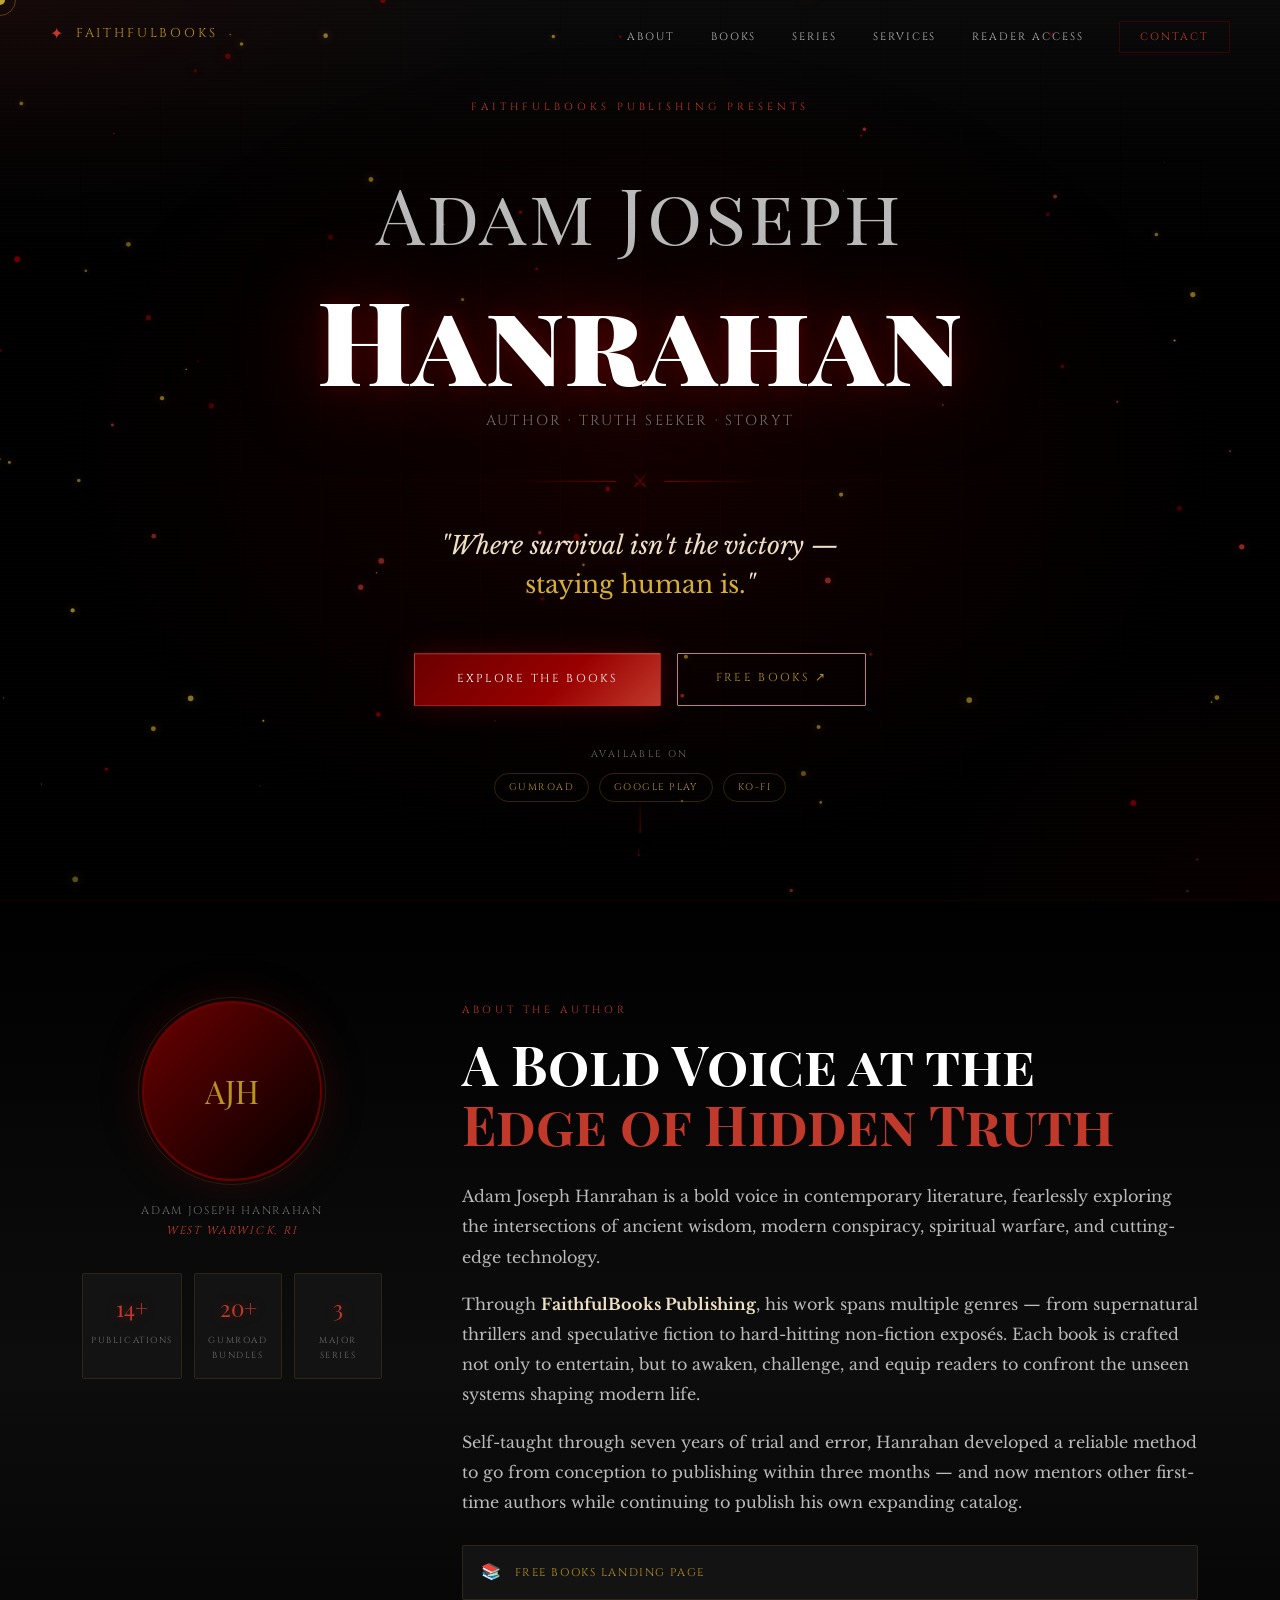
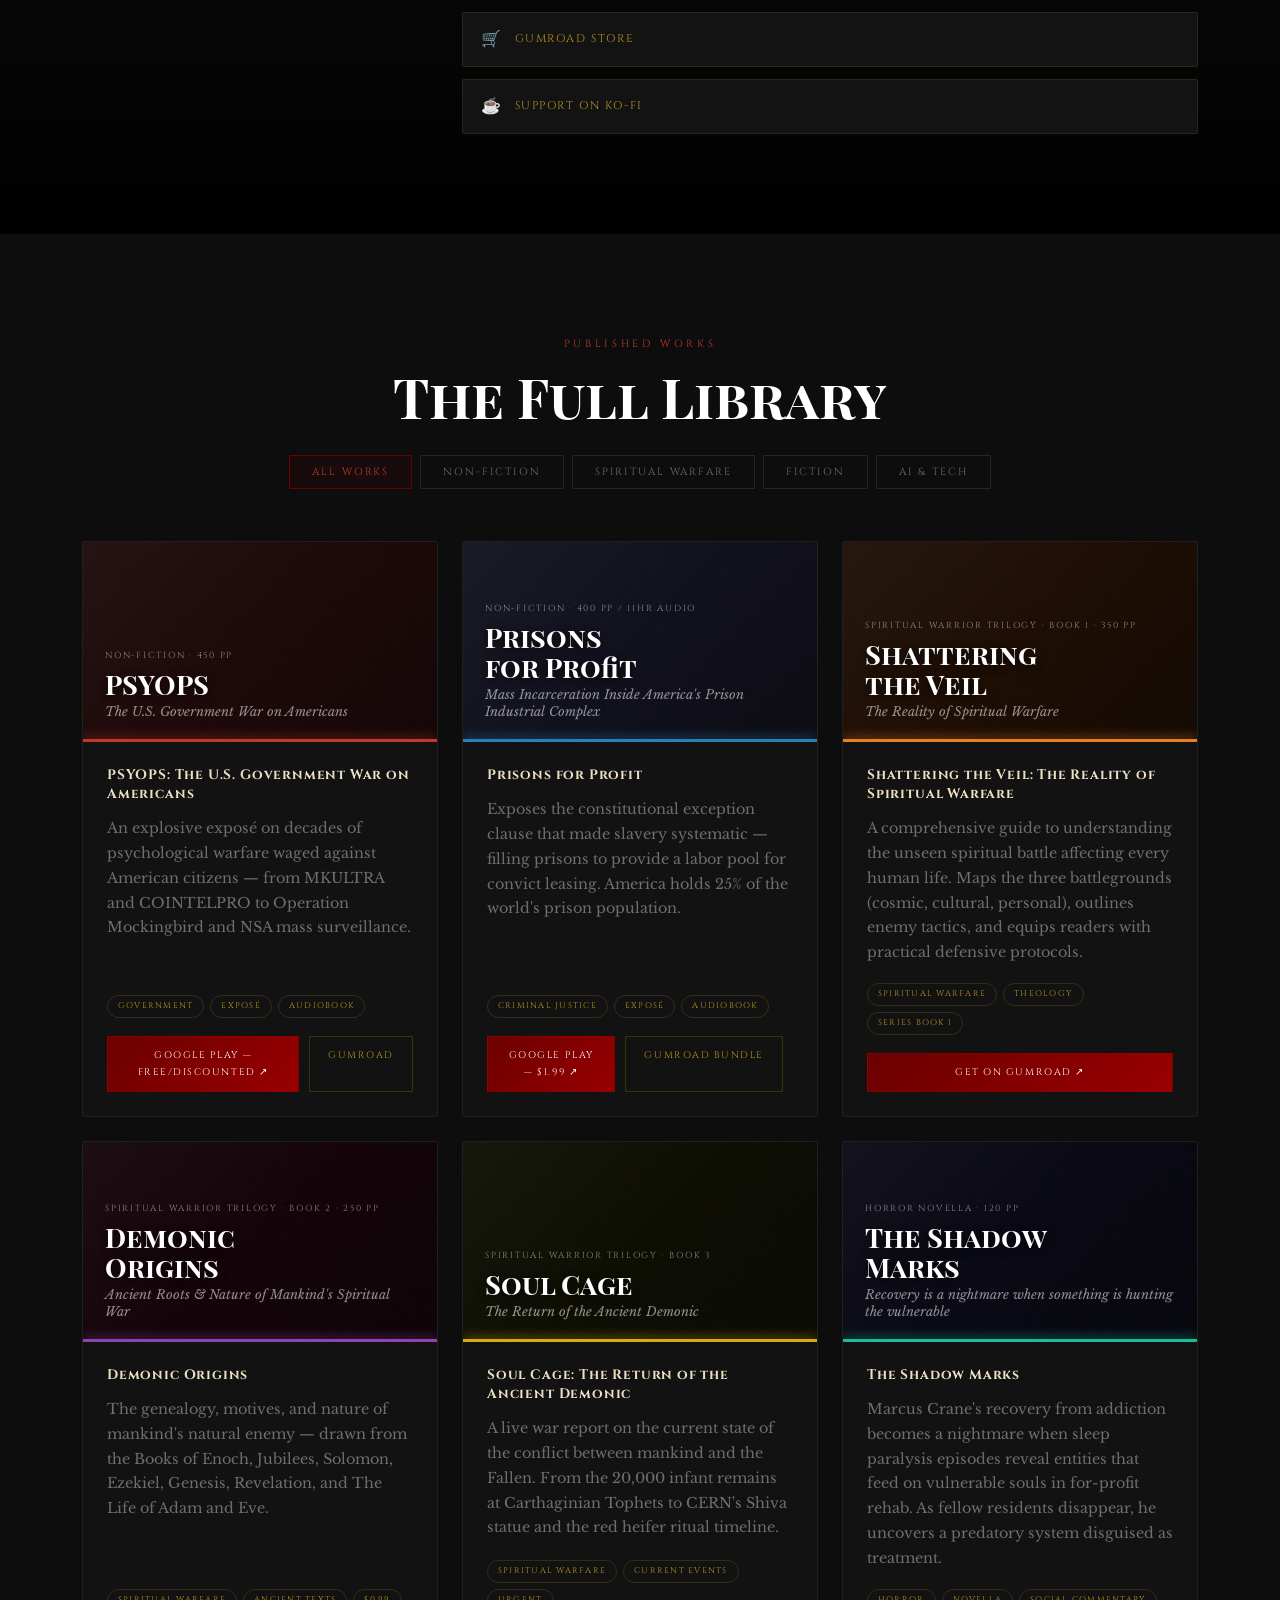
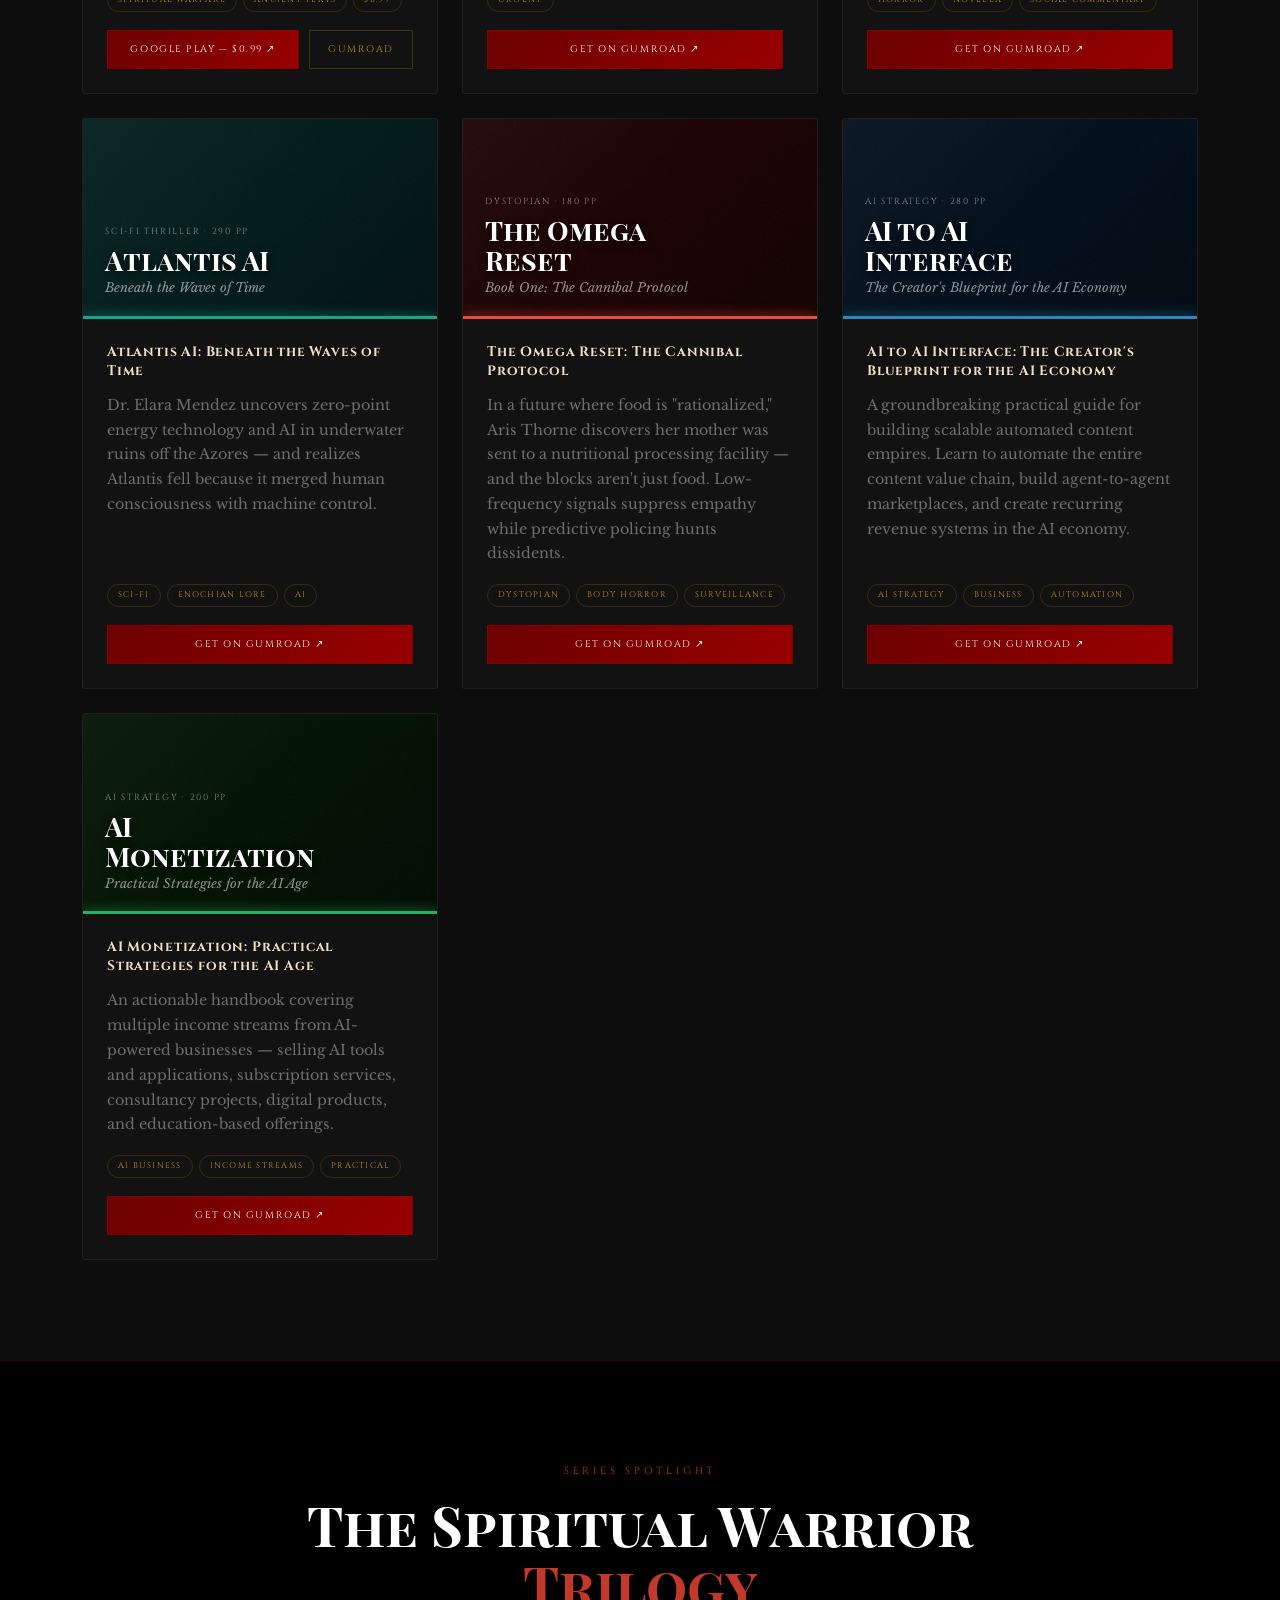
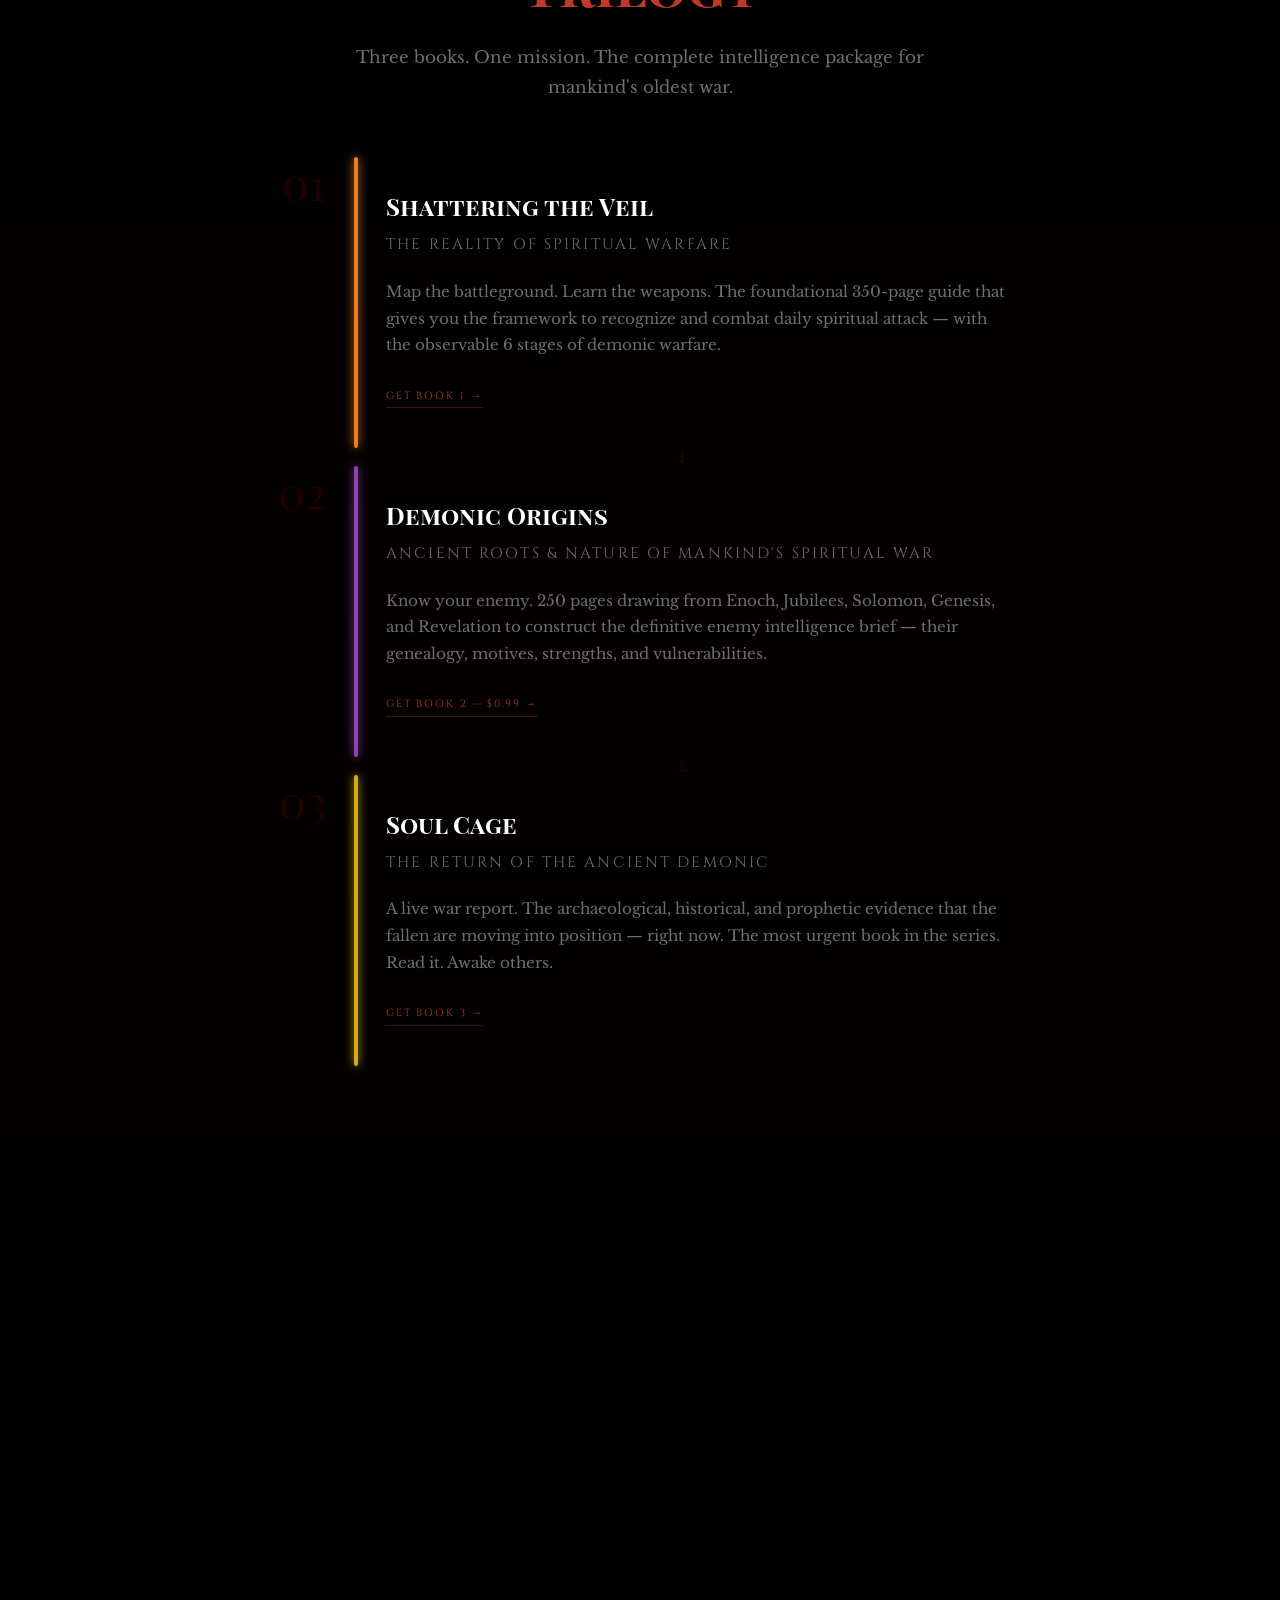
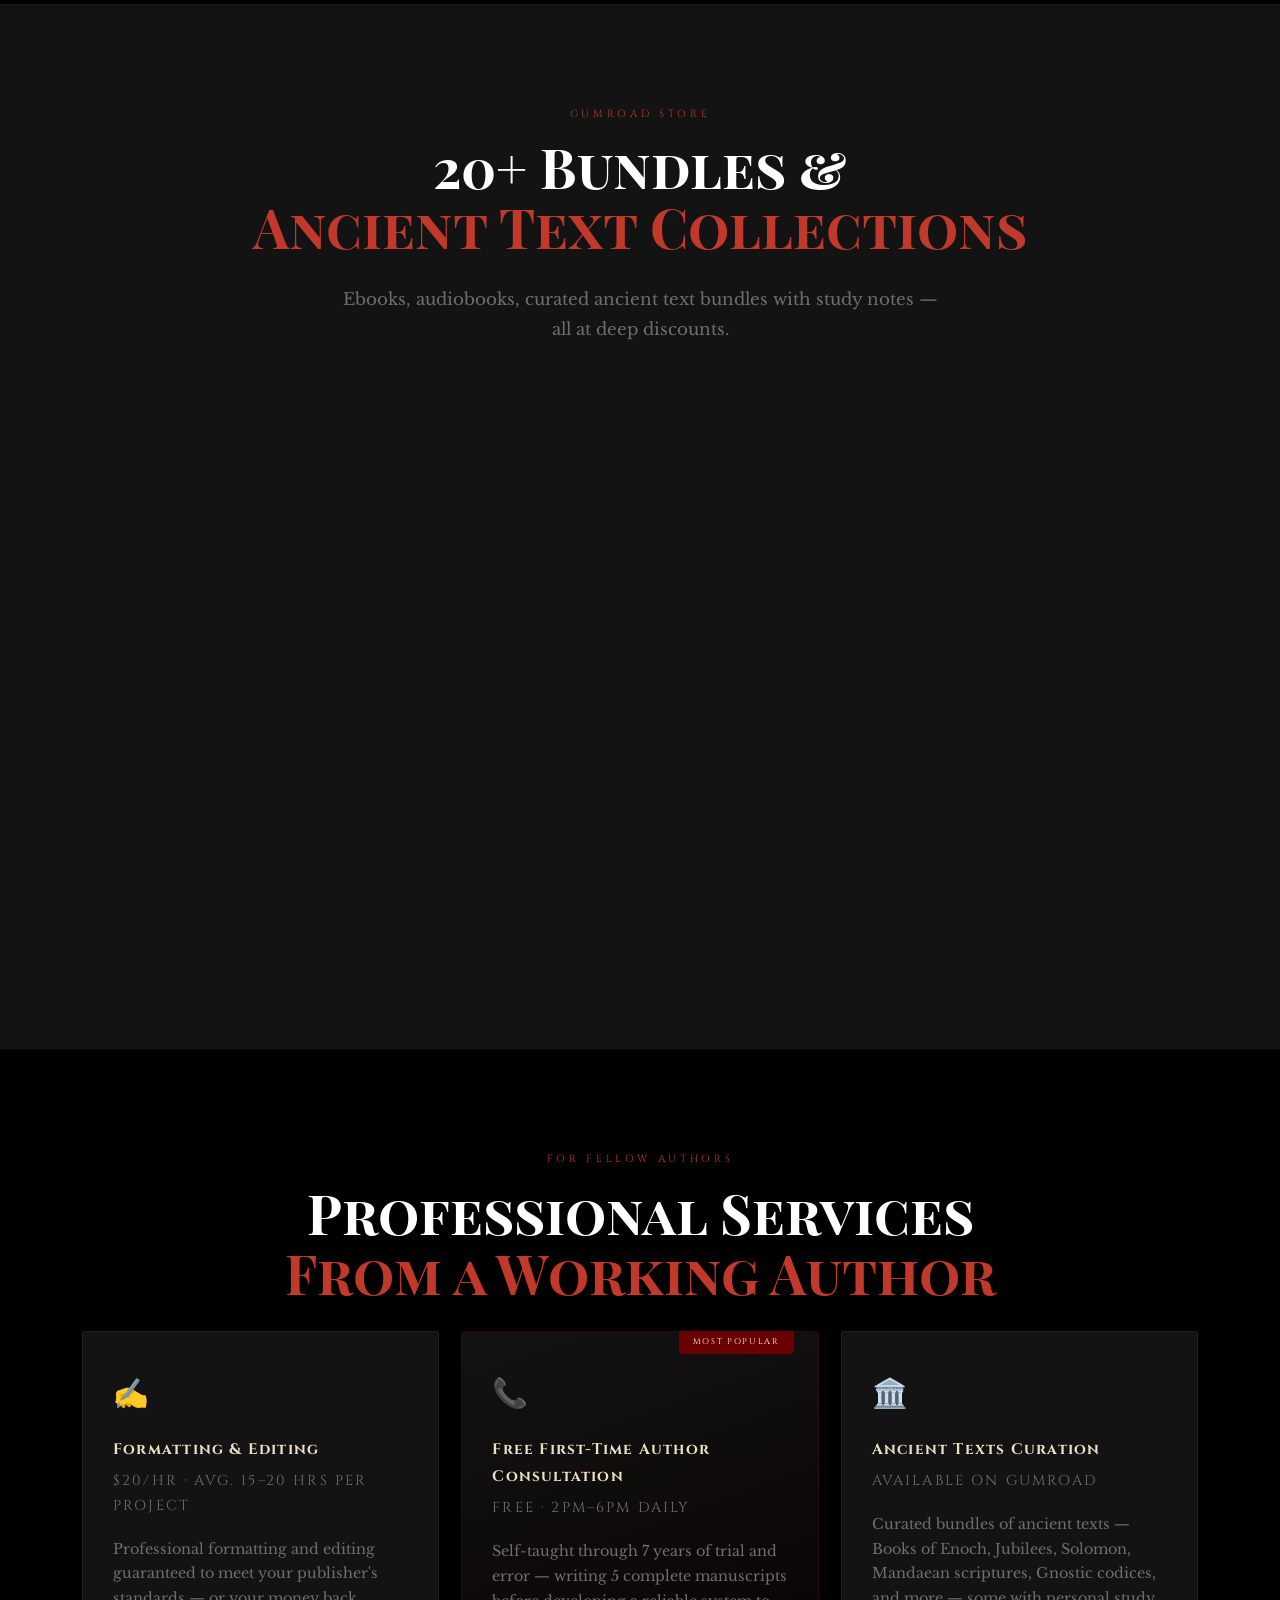
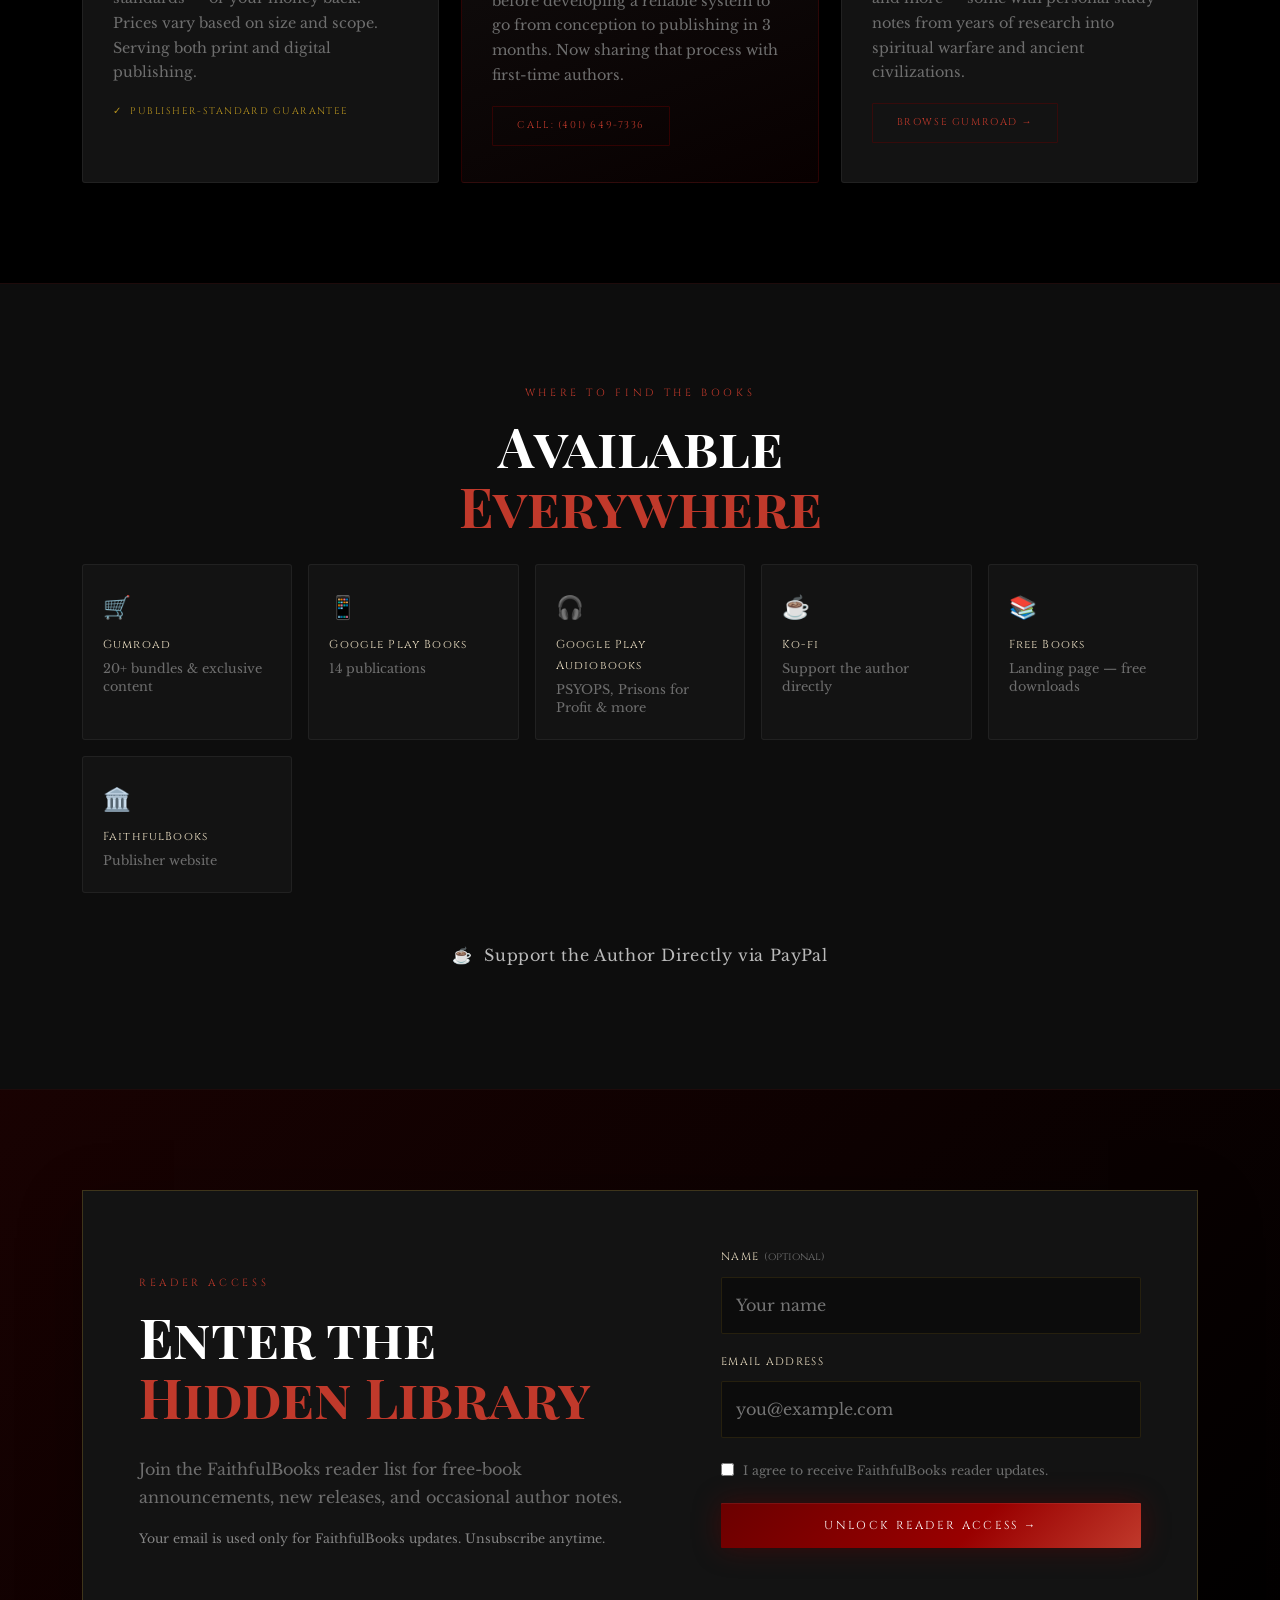
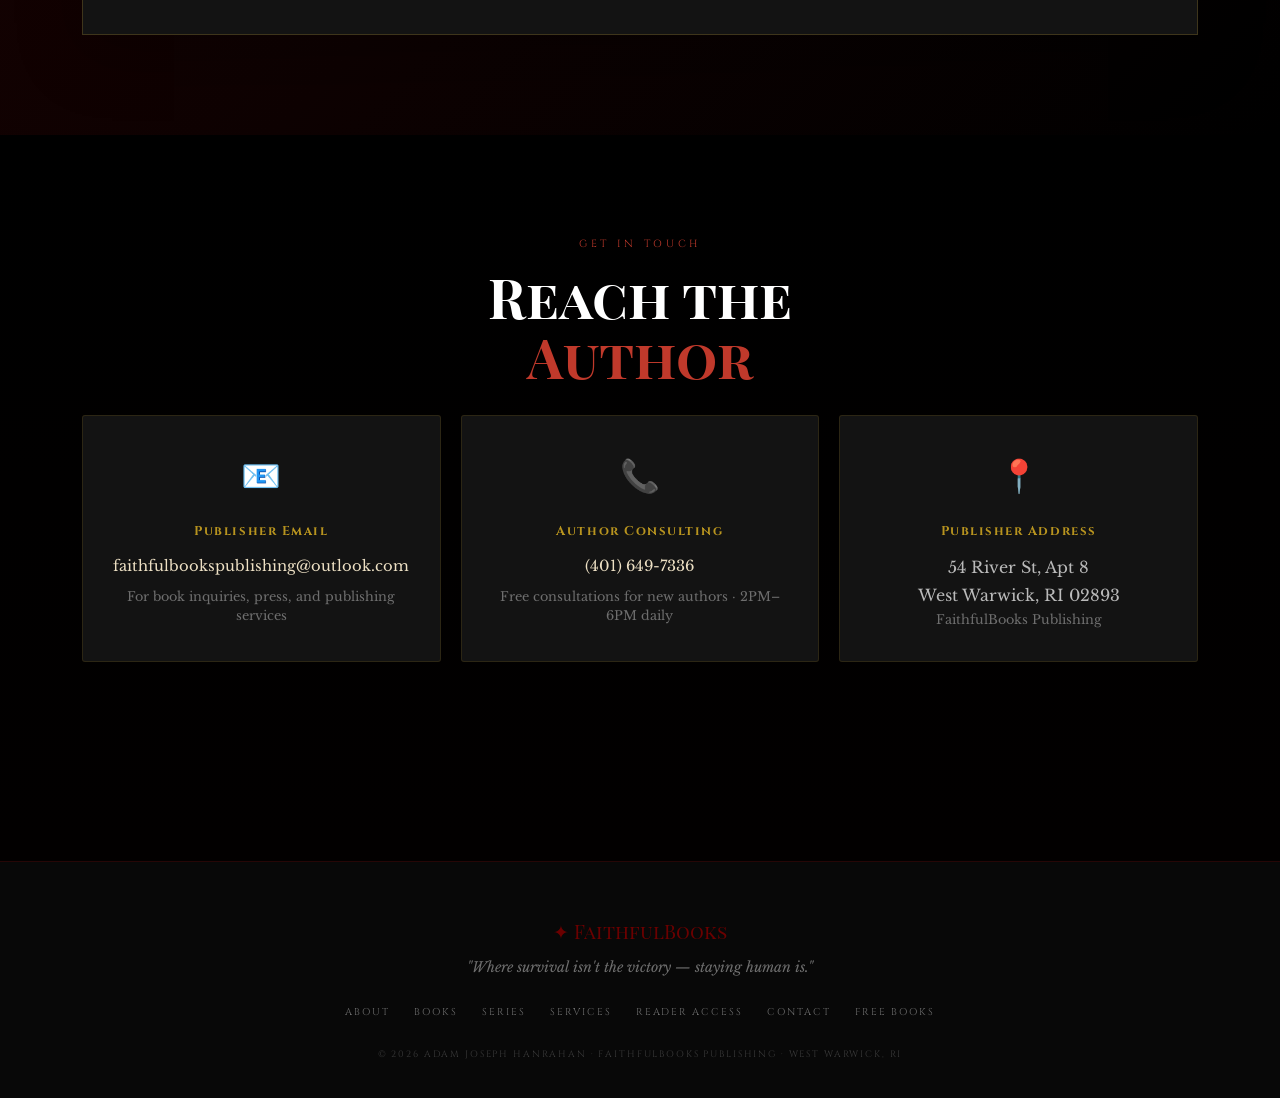
<file: index.html>
<!DOCTYPE html>
<html lang="en">
<head>
  <meta charset="UTF-8"/>
  <meta name="viewport" content="width=device-width, initial-scale=1.0"/>
  <meta name="description" content="Adam Joseph Hanrahan — Author of spiritual warfare, government exposé, dystopian fiction, and speculative thrillers. FaithfulBooks Publishing."/>
  <meta name="keywords" content="Adam Hanrahan, spiritual warfare, PSYOPS, FaithfulBooks, soul cage, shattering the veil, demonic origins"/>
  <meta property="og:title" content="Adam Joseph Hanrahan — Author"/>
  <meta property="og:description" content="Truth Seeker. Storyteller of the Hidden Realms. Where survival isn't the victory — staying human is."/>
  <meta property="og:type" content="website"/>
  <title>Adam Joseph Hanrahan — Author | FaithfulBooks Publishing</title>

  <!-- Google Fonts: Playfair Display SC + Libre Baskerville -->
  <link rel="preconnect" href="https://fonts.googleapis.com"/>
  <link rel="preconnect" href="https://fonts.gstatic.com" crossorigin/>
  <link href="https://fonts.googleapis.com/css2?family=Playfair+Display+SC:ital,wght@0,400;0,700;0,900;1,400&family=Libre+Baskerville:ital,wght@0,400;0,700;1,400&family=Cinzel:wght@400;600;700&display=swap" rel="stylesheet"/>

  <link rel="stylesheet" href="styles.css"/>
  <style>
    .kofi-top-right {
      position: fixed;
      top: 16px;
      right: 16px;
      z-index: 9999;
    }
    .kofi-inline {
      margin-top: 10px;
    }
    @media (max-width: 768px) {
      .kofi-top-right {
        top: 10px;
        right: 10px;
      }
    }
  </style>
</head>
<body>

  <div class="kofi-top-right" aria-label="Support me on Ko-fi">
    <script src="https://storage.ko-fi.com/cdn/widget/Widget_2.js"></script>
    <script>
      kofiwidget2.init('Support me on Ko-fi', '#72a4f2', 'E1E71NP3UI');
      kofiwidget2.draw();
    </script>
  </div>

  <!-- ═══════════ CUSTOM CURSOR ═══════════ -->
  <div class="cursor" id="cursor"></div>
  <div class="cursor-trail" id="cursorTrail"></div>

  <!-- ═══════════ NAV ═══════════ -->
  <nav id="nav">
    <div class="nav-inner">
      <a href="#hero" class="nav-logo">
        <span class="logo-mark">✦</span>
        <span>FaithfulBooks</span>
      </a>
      <button class="nav-toggle" id="navToggle" aria-label="Toggle menu">
        <span></span><span></span><span></span>
      </button>
      <ul class="nav-links" id="navLinks">
        <li><a href="#about">About</a></li>
        <li><a href="#books">Books</a></li>
        <li><a href="#series">Series</a></li>
        <li><a href="#services">Services</a></li>
        <li><a href="#reader-access">Reader Access</a></li>
        <li><a href="#contact" class="nav-cta">Contact</a></li>
      </ul>
    </div>
  </nav>

  <!-- ═══════════ HERO ═══════════ -->
  <section class="hero" id="hero">
    <div class="hero-bg">
      <div class="hero-grid"></div>
      <div class="hero-vignette"></div>
      <canvas id="particleCanvas"></canvas>
    </div>

    <div class="hero-content">
      <p class="hero-eyebrow">FaithfulBooks Publishing Presents</p>

      <h1 class="hero-name">
        <span class="name-first">Adam Joseph</span>
        <span class="name-last">Hanrahan</span>
      </h1>

      <p class="hero-tagline">Author &nbsp;·&nbsp; Truth Seeker &nbsp;·&nbsp; Storyteller of the Hidden Realms</p>

      <div class="hero-rule">
        <span></span><span class="rule-sym">⚔</span><span></span>
      </div>

      <p class="hero-quote">
        "Where survival isn't the victory —<br/>
        <em>staying human is.</em>"
      </p>

      <div class="hero-actions">
        <a href="#books" class="btn-primary">Explore the Books</a>
        <a href="https://faithfulbk-swrioadc.manus.space" class="btn-ghost" target="_blank" rel="noopener">
          Free Books ↗
        </a>
      </div>

      <div class="hero-platforms">
        <span class="platform-label">Available on</span>
        <div class="platform-badges">
          <a href="https://adamhanrahan.gumroad.com" target="_blank" rel="noopener" class="platform-badge">Gumroad</a>
          <a href="https://play.google.com/store/books" target="_blank" rel="noopener" class="platform-badge">Google Play</a>
          <a href="https://ko-fi.com/adamhanrahan" target="_blank" rel="noopener" class="platform-badge">Ko-fi</a>
        </div>
      </div>
    </div>

    <a href="#about" class="scroll-cue" aria-label="Scroll down">
      <span class="scroll-line"></span>
      <span class="scroll-arrow">↓</span>
    </a>
  </section>

  <!-- ═══════════ ABOUT ═══════════ -->
  <section class="section about-section" id="about">
    <div class="container">
      <div class="about-grid">

        <div class="about-portrait">
          <div class="portrait-frame">
            <div class="portrait-inner">AJH</div>
          </div>
          <div class="portrait-caption">Adam Joseph Hanrahan<br/><em>West Warwick, RI</em></div>
          <div class="about-stats">
            <div class="stat-item">
              <span class="stat-n">14+</span>
              <span class="stat-l">Publications</span>
            </div>
            <div class="stat-item">
              <span class="stat-n">20+</span>
              <span class="stat-l">Gumroad Bundles</span>
            </div>
            <div class="stat-item">
              <span class="stat-n">3</span>
              <span class="stat-l">Major Series</span>
            </div>
          </div>
        </div>

        <div class="about-text">
          <span class="section-label">About the Author</span>
          <h2 class="section-title">A Bold Voice at the<br/><span>Edge of Hidden Truth</span></h2>

          <div class="prose">
            <p>Adam Joseph Hanrahan is a bold voice in contemporary literature, fearlessly exploring the intersections of ancient wisdom, modern conspiracy, spiritual warfare, and cutting-edge technology.</p>

            <p>Through <strong>FaithfulBooks Publishing</strong>, his work spans multiple genres — from supernatural thrillers and speculative fiction to hard-hitting non-fiction exposés. Each book is crafted not only to entertain, but to awaken, challenge, and equip readers to confront the unseen systems shaping modern life.</p>

            <p>Self-taught through seven years of trial and error, Hanrahan developed a reliable method to go from conception to publishing within three months — and now mentors other first-time authors while continuing to publish his own expanding catalog.</p>
          </div>

          <div class="about-links">
            <a href="https://faithfulbk-swrioadc.manus.space" class="about-link" target="_blank" rel="noopener">
              <span class="link-icon">📚</span> Free Books Landing Page
            </a>
            <a href="https://adamhanrahan.gumroad.com" class="about-link" target="_blank" rel="noopener">
              <span class="link-icon">🛒</span> Gumroad Store
            </a>
            <a href="https://ko-fi.com/adamhanrahan" class="about-link" target="_blank" rel="noopener">
              <span class="link-icon">☕</span> Support on Ko-fi
            </a>
          </div>
        </div>

      </div>
    </div>
  </section>

  <!-- ═══════════ BOOKS — filter tabs ═══════════ -->
  <section class="section books-section" id="books">
    <div class="container">
      <span class="section-label centered">Published Works</span>
      <h2 class="section-title centered">The Full Library</h2>

      <!-- Filter Tabs -->
      <div class="filter-tabs" role="tablist">
        <button class="filter-tab active" data-filter="all" role="tab">All Works</button>
        <button class="filter-tab" data-filter="nonfiction" role="tab">Non-Fiction</button>
        <button class="filter-tab" data-filter="spiritual" role="tab">Spiritual Warfare</button>
        <button class="filter-tab" data-filter="fiction" role="tab">Fiction</button>
        <button class="filter-tab" data-filter="ai" role="tab">AI &amp; Tech</button>
      </div>

      <!-- Book Cards Grid -->
      <div class="books-grid" id="booksGrid">

        <!-- PSYOPS -->
        <article class="book-card" data-category="nonfiction" data-aos>
          <div class="book-card-inner">
            <div class="book-cover" style="--cover-color: #1a0505; --accent: #C0392B;">
              <div class="cover-texture"></div>
              <div class="cover-content">
                <span class="cover-cat">Non-Fiction · 450 pp</span>
                <h3 class="cover-title">PSYOPS</h3>
                <p class="cover-sub">The U.S. Government War on Americans</p>
              </div>
            </div>
            <div class="book-info">
              <h3 class="book-title">PSYOPS: The U.S. Government War on Americans</h3>
              <p class="book-desc">An explosive exposé on decades of psychological warfare waged against American citizens — from MKULTRA and COINTELPRO to Operation Mockingbird and NSA mass surveillance.</p>
              <div class="book-tags">
                <span class="tag">Government</span>
                <span class="tag">Exposé</span>
                <span class="tag">Audiobook</span>
              </div>
              <div class="book-actions">
                <a href="https://play.google.com/store/audiobooks/details/Adam_hanrahan_Psyops?id=AQAAAEDqmWrZkM" class="btn-book" target="_blank" rel="noopener">
                  Google Play — Free/Discounted ↗
                </a>
                <a href="https://adamhanrahan.gumroad.com" class="btn-book-ghost" target="_blank" rel="noopener">Gumroad</a>
              </div>
            </div>
          </div>
        </article>

        <!-- Prisons for Profit -->
        <article class="book-card" data-category="nonfiction" data-aos>
          <div class="book-card-inner">
            <div class="book-cover" style="--cover-color: #0d0d1a; --accent: #2980B9;">
              <div class="cover-texture"></div>
              <div class="cover-content">
                <span class="cover-cat">Non-Fiction · 400 pp / 11hr Audio</span>
                <h3 class="cover-title">Prisons<br/>for Profit</h3>
                <p class="cover-sub">Mass Incarceration Inside America's Prison Industrial Complex</p>
              </div>
            </div>
            <div class="book-info">
              <h3 class="book-title">Prisons for Profit</h3>
              <p class="book-desc">Exposes the constitutional exception clause that made slavery systematic — filling prisons to provide a labor pool for convict leasing. America holds 25% of the world's prison population.</p>
              <div class="book-tags">
                <span class="tag">Criminal Justice</span>
                <span class="tag">Exposé</span>
                <span class="tag">Audiobook</span>
              </div>
              <div class="book-actions">
                <a href="https://play.google.com/store/audiobooks/details/Adam_Hanrahan_Prisons_for_Profit?id=AQAAAEBqbTAtSM" class="btn-book" target="_blank" rel="noopener">
                  Google Play — $1.99 ↗
                </a>
                <a href="https://adamhanrahan.gumroad.com" class="btn-book-ghost" target="_blank" rel="noopener">Gumroad Bundle</a>
                <div class="kofi-inline" aria-label="Support me on Ko-fi for Prisons for Profit">
                  <script>
                    kofiwidget2.init('Support me on Ko-fi', '#72a4f2', 'E1E71NP3UI');
                    kofiwidget2.draw();
                  </script>
                </div>
              </div>
            </div>
          </div>
        </article>

        <!-- Shattering the Veil -->
        <article class="book-card" data-category="spiritual" data-aos>
          <div class="book-card-inner">
            <div class="book-cover" style="--cover-color: #1a0a00; --accent: #E67E22;">
              <div class="cover-texture"></div>
              <div class="cover-content">
                <span class="cover-cat">Spiritual Warrior Trilogy · Book 1 · 350 pp</span>
                <h3 class="cover-title">Shattering<br/>the Veil</h3>
                <p class="cover-sub">The Reality of Spiritual Warfare</p>
              </div>
            </div>
            <div class="book-info">
              <h3 class="book-title">Shattering the Veil: The Reality of Spiritual Warfare</h3>
              <p class="book-desc">A comprehensive guide to understanding the unseen spiritual battle affecting every human life. Maps the three battlegrounds (cosmic, cultural, personal), outlines enemy tactics, and equips readers with practical defensive protocols.</p>
              <div class="book-tags">
                <span class="tag">Spiritual Warfare</span>
                <span class="tag">Theology</span>
                <span class="tag">Series Book 1</span>
              </div>
              <div class="book-actions">
                <a href="https://adamhanrahan.gumroad.com" class="btn-book" target="_blank" rel="noopener">
                  Get on Gumroad ↗
                </a>
              </div>
            </div>
          </div>
        </article>

        <!-- Demonic Origins -->
        <article class="book-card" data-category="spiritual" data-aos>
          <div class="book-card-inner">
            <div class="book-cover" style="--cover-color: #100005; --accent: #8E44AD;">
              <div class="cover-texture"></div>
              <div class="cover-content">
                <span class="cover-cat">Spiritual Warrior Trilogy · Book 2 · 250 pp</span>
                <h3 class="cover-title">Demonic<br/>Origins</h3>
                <p class="cover-sub">Ancient Roots &amp; Nature of Mankind's Spiritual War</p>
              </div>
            </div>
            <div class="book-info">
              <h3 class="book-title">Demonic Origins</h3>
              <p class="book-desc">The genealogy, motives, and nature of mankind's natural enemy — drawn from the Books of Enoch, Jubilees, Solomon, Ezekiel, Genesis, Revelation, and The Life of Adam and Eve.</p>
              <div class="book-tags">
                <span class="tag">Spiritual Warfare</span>
                <span class="tag">Ancient Texts</span>
                <span class="tag">$0.99</span>
              </div>
              <div class="book-actions">
                <a href="https://play.google.com/store/books/details?id=7SybEQAAQBAJ" class="btn-book" target="_blank" rel="noopener">
                  Google Play — $0.99 ↗
                </a>
                <a href="https://adamhanrahan.gumroad.com" class="btn-book-ghost" target="_blank" rel="noopener">Gumroad</a>
              </div>
            </div>
          </div>
        </article>

        <!-- Soul Cage -->
        <article class="book-card" data-category="spiritual" data-aos>
          <div class="book-card-inner">
            <div class="book-cover" style="--cover-color: #0a0a00; --accent: #D4AC0D;">
              <div class="cover-texture"></div>
              <div class="cover-content">
                <span class="cover-cat">Spiritual Warrior Trilogy · Book 3</span>
                <h3 class="cover-title">Soul Cage</h3>
                <p class="cover-sub">The Return of the Ancient Demonic</p>
              </div>
            </div>
            <div class="book-info">
              <h3 class="book-title">Soul Cage: The Return of the Ancient Demonic</h3>
              <p class="book-desc">A live war report on the current state of the conflict between mankind and the Fallen. From the 20,000 infant remains at Carthaginian Tophets to CERN's Shiva statue and the red heifer ritual timeline.</p>
              <div class="book-tags">
                <span class="tag">Spiritual Warfare</span>
                <span class="tag">Current Events</span>
                <span class="tag">Urgent</span>
              </div>
              <div class="book-actions">
                <a href="https://adamhanrahan.gumroad.com" class="btn-book" target="_blank" rel="noopener">
                  Get on Gumroad ↗
                </a>
                <div class="kofi-inline" aria-label="Support me on Ko-fi for Soul Cage">
                  <script>
                    kofiwidget2.init('Support me on Ko-fi', '#72a4f2', 'E1E71NP3UI');
                    kofiwidget2.draw();
                  </script>
                </div>
              </div>
            </div>
          </div>
        </article>

        <!-- Shadow Marks -->
        <article class="book-card" data-category="fiction" data-aos>
          <div class="book-card-inner">
            <div class="book-cover" style="--cover-color: #050510; --accent: #1ABC9C;">
              <div class="cover-texture"></div>
              <div class="cover-content">
                <span class="cover-cat">Horror Novella · 120 pp</span>
                <h3 class="cover-title">The Shadow<br/>Marks</h3>
                <p class="cover-sub">Recovery is a nightmare when something is hunting the vulnerable</p>
              </div>
            </div>
            <div class="book-info">
              <h3 class="book-title">The Shadow Marks</h3>
              <p class="book-desc">Marcus Crane's recovery from addiction becomes a nightmare when sleep paralysis episodes reveal entities that feed on vulnerable souls in for-profit rehab. As fellow residents disappear, he uncovers a predatory system disguised as treatment.</p>
              <div class="book-tags">
                <span class="tag">Horror</span>
                <span class="tag">Novella</span>
                <span class="tag">Social Commentary</span>
              </div>
              <div class="book-actions">
                <a href="https://adamhanrahan.gumroad.com" class="btn-book" target="_blank" rel="noopener">
                  Get on Gumroad ↗
                </a>
              </div>
            </div>
          </div>
        </article>

        <!-- Atlantis AI -->
        <article class="book-card" data-category="fiction" data-aos>
          <div class="book-card-inner">
            <div class="book-cover" style="--cover-color: #001a1a; --accent: #17A589;">
              <div class="cover-texture"></div>
              <div class="cover-content">
                <span class="cover-cat">Sci-Fi Thriller · 290 pp</span>
                <h3 class="cover-title">Atlantis AI</h3>
                <p class="cover-sub">Beneath the Waves of Time</p>
              </div>
            </div>
            <div class="book-info">
              <h3 class="book-title">Atlantis AI: Beneath the Waves of Time</h3>
              <p class="book-desc">Dr. Elara Mendez uncovers zero-point energy technology and AI in underwater ruins off the Azores — and realizes Atlantis fell because it merged human consciousness with machine control.</p>
              <div class="book-tags">
                <span class="tag">Sci-Fi</span>
                <span class="tag">Enochian Lore</span>
                <span class="tag">AI</span>
              </div>
              <div class="book-actions">
                <a href="https://adamhanrahan.gumroad.com" class="btn-book" target="_blank" rel="noopener">
                  Get on Gumroad ↗
                </a>
              </div>
            </div>
          </div>
        </article>

        <!-- Omega Reset -->
        <article class="book-card" data-category="fiction" data-aos>
          <div class="book-card-inner">
            <div class="book-cover" style="--cover-color: #1a0000; --accent: #E74C3C;">
              <div class="cover-texture"></div>
              <div class="cover-content">
                <span class="cover-cat">Dystopian · 180 pp</span>
                <h3 class="cover-title">The Omega<br/>Reset</h3>
                <p class="cover-sub">Book One: The Cannibal Protocol</p>
              </div>
            </div>
            <div class="book-info">
              <h3 class="book-title">The Omega Reset: The Cannibal Protocol</h3>
              <p class="book-desc">In a future where food is "rationalized," Aris Thorne discovers her mother was sent to a nutritional processing facility — and the blocks aren't just food. Low-frequency signals suppress empathy while predictive policing hunts dissidents.</p>
              <div class="book-tags">
                <span class="tag">Dystopian</span>
                <span class="tag">Body Horror</span>
                <span class="tag">Surveillance</span>
              </div>
              <div class="book-actions">
                <a href="https://adamhanrahan.gumroad.com" class="btn-book" target="_blank" rel="noopener">
                  Get on Gumroad ↗
                </a>
              </div>
            </div>
          </div>
        </article>

        <!-- AI to AI Interface -->
        <article class="book-card" data-category="ai" data-aos>
          <div class="book-card-inner">
            <div class="book-cover" style="--cover-color: #000d1a; --accent: #2E86C1;">
              <div class="cover-texture"></div>
              <div class="cover-content">
                <span class="cover-cat">AI Strategy · 280 pp</span>
                <h3 class="cover-title">AI to AI<br/>Interface</h3>
                <p class="cover-sub">The Creator's Blueprint for the AI Economy</p>
              </div>
            </div>
            <div class="book-info">
              <h3 class="book-title">AI to AI Interface: The Creator's Blueprint for the AI Economy</h3>
              <p class="book-desc">A groundbreaking practical guide for building scalable automated content empires. Learn to automate the entire content value chain, build agent-to-agent marketplaces, and create recurring revenue systems in the AI economy.</p>
              <div class="book-tags">
                <span class="tag">AI Strategy</span>
                <span class="tag">Business</span>
                <span class="tag">Automation</span>
              </div>
              <div class="book-actions">
                <a href="https://adamhanrahan.gumroad.com" class="btn-book" target="_blank" rel="noopener">
                  Get on Gumroad ↗
                </a>
              </div>
            </div>
          </div>
        </article>

        <!-- AI Monetization -->
        <article class="book-card" data-category="ai" data-aos>
          <div class="book-card-inner">
            <div class="book-cover" style="--cover-color: #001100; --accent: #27AE60;">
              <div class="cover-texture"></div>
              <div class="cover-content">
                <span class="cover-cat">AI Strategy · 200 pp</span>
                <h3 class="cover-title">AI<br/>Monetization</h3>
                <p class="cover-sub">Practical Strategies for the AI Age</p>
              </div>
            </div>
            <div class="book-info">
              <h3 class="book-title">AI Monetization: Practical Strategies for the AI Age</h3>
              <p class="book-desc">An actionable handbook covering multiple income streams from AI-powered businesses — selling AI tools and applications, subscription services, consultancy projects, digital products, and education-based offerings.</p>
              <div class="book-tags">
                <span class="tag">AI Business</span>
                <span class="tag">Income Streams</span>
                <span class="tag">Practical</span>
              </div>
              <div class="book-actions">
                <a href="https://adamhanrahan.gumroad.com" class="btn-book" target="_blank" rel="noopener">
                  Get on Gumroad ↗
                </a>
              </div>
            </div>
          </div>
        </article>

      </div><!-- /books-grid -->
    </div>
  </section>

  <!-- ═══════════ SERIES SPOTLIGHT ═══════════ -->
  <section class="section series-section" id="series">
    <div class="container">
      <span class="section-label centered">Series Spotlight</span>
      <h2 class="section-title centered">The Spiritual Warrior<br/><span>Trilogy</span></h2>
      <p class="section-intro">Three books. One mission. The complete intelligence package for mankind's oldest war.</p>

      <div class="trilogy-track">

        <div class="trilogy-book">
          <div class="trilogy-num">01</div>
          <div class="trilogy-spine" style="--spine: #E67E22"></div>
          <div class="trilogy-body">
            <h3>Shattering the Veil</h3>
            <p class="trilogy-sub">The Reality of Spiritual Warfare</p>
            <p>Map the battleground. Learn the weapons. The foundational 350-page guide that gives you the framework to recognize and combat daily spiritual attack — with the observable 6 stages of demonic warfare.</p>
            <a href="https://adamhanrahan.gumroad.com" class="btn-trilogy" target="_blank" rel="noopener">Get Book 1 →</a>
          </div>
        </div>

        <div class="trilogy-connector">
          <span>↓</span>
        </div>

        <div class="trilogy-book">
          <div class="trilogy-num">02</div>
          <div class="trilogy-spine" style="--spine: #8E44AD"></div>
          <div class="trilogy-body">
            <h3>Demonic Origins</h3>
            <p class="trilogy-sub">Ancient Roots &amp; Nature of Mankind's Spiritual War</p>
            <p>Know your enemy. 250 pages drawing from Enoch, Jubilees, Solomon, Genesis, and Revelation to construct the definitive enemy intelligence brief — their genealogy, motives, strengths, and vulnerabilities.</p>
            <a href="https://play.google.com/store/books/details?id=7SybEQAAQBAJ" class="btn-trilogy" target="_blank" rel="noopener">Get Book 2 — $0.99 →</a>
          </div>
        </div>

        <div class="trilogy-connector">
          <span>↓</span>
        </div>

        <div class="trilogy-book">
          <div class="trilogy-num">03</div>
          <div class="trilogy-spine" style="--spine: #D4AC0D"></div>
          <div class="trilogy-body">
            <h3>Soul Cage</h3>
            <p class="trilogy-sub">The Return of the Ancient Demonic</p>
            <p>A live war report. The archaeological, historical, and prophetic evidence that the fallen are moving into position — right now. The most urgent book in the series. Read it. Awake others.</p>
            <a href="https://adamhanrahan.gumroad.com" class="btn-trilogy" target="_blank" rel="noopener">Get Book 3 →</a>
          </div>
        </div>

      </div>

      <!-- Bundle CTA -->
      <div class="bundle-cta">
        <div class="bundle-inner">
          <span class="bundle-badge">Complete Bundle</span>
          <h3>Get All Three — The Full Spiritual Warrior Arsenal</h3>
          <p>Available as an exclusive bundle on Gumroad with bonus curated ancient texts and study notes.</p>
          <a href="https://adamhanrahan.gumroad.com" class="btn-primary" target="_blank" rel="noopener">View Bundle on Gumroad →</a>
        </div>
      </div>

    </div>
  </section>

  <!-- ═══════════ GUMROAD DOWNLOAD WIDGET ═══════════ -->
  <section class="section gumroad-section" id="gumroad">
    <div class="container">
      <span class="section-label centered">Gumroad Store</span>
      <h2 class="section-title centered">20+ Bundles &amp;<br/><span>Ancient Text Collections</span></h2>
      <p class="section-intro">Ebooks, audiobooks, curated ancient text bundles with study notes — all at deep discounts.</p>

      <div class="gumroad-embed-wrap">
        <div class="gumroad-cta-card">
          <div class="gumroad-icon">🛒</div>
          <h3>Browse the Full Store</h3>
          <p>Over 20 ebook and audiobook bundles including curated collections of ancient texts — some with personal study notes. All offered at great discounts exclusively on Gumroad.</p>
          <div class="gumroad-highlights">
            <div class="gh-item"><span>✦</span> PSYOPS + Prisons for Profit Bundle</div>
            <div class="gh-item"><span>✦</span> Spiritual Warrior Trilogy Bundle</div>
            <div class="gh-item"><span>✦</span> Ancient Texts with Study Notes</div>
            <div class="gh-item"><span>✦</span> AI Economy Double Pack</div>
          </div>
          <a href="https://adamhanrahan.gumroad.com" class="btn-primary" target="_blank" rel="noopener">
            Visit Gumroad Store →
          </a>
        </div>
      </div>
    </div>
  </section>

  <!-- ═══════════ SERVICES ═══════════ -->
  <section class="section services-section" id="services">
    <div class="container">
      <span class="section-label centered">For Fellow Authors</span>
      <h2 class="section-title centered">Professional Services<br/><span>From a Working Author</span></h2>

      <div class="services-grid">

        <div class="service-card">
          <div class="service-icon">✍️</div>
          <h3>Formatting &amp; Editing</h3>
          <p class="service-price">$20/hr · Avg. 15–20 hrs per project</p>
          <p>Professional formatting and editing guaranteed to meet your publisher's standards — or your money back. Prices vary based on size and scope. Serving both print and digital publishing.</p>
          <div class="service-guarantee">
            <span>✓</span> Publisher-standard guarantee
          </div>
        </div>

        <div class="service-card featured-service">
          <div class="service-badge">Most Popular</div>
          <div class="service-icon">📞</div>
          <h3>Free First-Time Author Consultation</h3>
          <p class="service-price">Free · 2PM–6PM Daily</p>
          <p>Self-taught through 7 years of trial and error — writing 5 complete manuscripts before developing a reliable system to go from conception to publishing in 3 months. Now sharing that process with first-time authors.</p>
          <a href="tel:4016497336" class="btn-service">Call: (401) 649-7336</a>
        </div>

        <div class="service-card">
          <div class="service-icon">🏛️</div>
          <h3>Ancient Texts Curation</h3>
          <p class="service-price">Available on Gumroad</p>
          <p>Curated bundles of ancient texts — Books of Enoch, Jubilees, Solomon, Mandaean scriptures, Gnostic codices, and more — some with personal study notes from years of research into spiritual warfare and ancient civilizations.</p>
          <a href="https://adamhanrahan.gumroad.com" class="btn-service" target="_blank" rel="noopener">Browse Gumroad →</a>
        </div>

      </div>
    </div>
  </section>

  <!-- ═══════════ PLATFORMS ═══════════ -->
  <section class="section platforms-section">
    <div class="container">
      <span class="section-label centered">Where to Find the Books</span>
      <h2 class="section-title centered">Available<br/><span>Everywhere</span></h2>

      <div class="platforms-grid">
        <a href="https://adamhanrahan.gumroad.com" class="platform-card" target="_blank" rel="noopener">
          <span class="pc-icon">🛒</span>
          <span class="pc-name">Gumroad</span>
          <span class="pc-desc">20+ bundles &amp; exclusive content</span>
          <span class="pc-arrow">↗</span>
        </a>
        <a href="https://play.google.com/store/books" class="platform-card" target="_blank" rel="noopener">
          <span class="pc-icon">📱</span>
          <span class="pc-name">Google Play Books</span>
          <span class="pc-desc">14 publications</span>
          <span class="pc-arrow">↗</span>
        </a>
        <a href="https://play.google.com/store/audiobooks" class="platform-card" target="_blank" rel="noopener">
          <span class="pc-icon">🎧</span>
          <span class="pc-name">Google Play Audiobooks</span>
          <span class="pc-desc">PSYOPS, Prisons for Profit &amp; more</span>
          <span class="pc-arrow">↗</span>
        </a>
        <a href="https://ko-fi.com/adamhanrahan" class="platform-card" target="_blank" rel="noopener">
          <span class="pc-icon">☕</span>
          <span class="pc-name">Ko-fi</span>
          <span class="pc-desc">Support the author directly</span>
          <span class="pc-arrow">↗</span>
        </a>
        <a href="https://faithfulbk-swrioadc.manus.space" class="platform-card" target="_blank" rel="noopener">
          <span class="pc-icon">📚</span>
          <span class="pc-name">Free Books</span>
          <span class="pc-desc">Landing page — free downloads</span>
          <span class="pc-arrow">↗</span>
        </a>
        <a href="https://www.faithfulbooks.carrd.co" class="platform-card" target="_blank" rel="noopener">
          <span class="pc-icon">🏛️</span>
          <span class="pc-name">FaithfulBooks</span>
          <span class="pc-desc">Publisher website</span>
          <span class="pc-arrow">↗</span>
        </a>
      </div>

      <!-- ═══════════ PAYPAL DONATE ═══════════ -->
      <div class="paypal-donate-wrap">
        <p class="paypal-donate-label">☕ &nbsp;Support the Author Directly via PayPal</p>
        <div id="paypal-button-container"></div>
      </div>
    </div>
  </section>

  <!-- ═══════════ READER ACCESS ═══════════ -->
  <section class="section reader-access-section" id="reader-access">
    <div class="container">
      <div class="reader-access-card">
        <div class="reader-access-copy">
          <span class="section-label">Reader Access</span>
          <h2 class="section-title">Enter the<br/><span>Hidden Library</span></h2>
          <p>Join the FaithfulBooks reader list for free-book announcements, new releases, and occasional author notes.</p>
          <p class="reader-access-note">Your email is used only for FaithfulBooks updates. Unsubscribe anytime.</p>
        </div>

        <div class="reader-access-form-wrap">
          <form
            name="reader-signup"
            method="POST"
            action="/?signup=success"
            data-netlify="true"
            netlify-honeypot="bot-field"
            class="reader-access-form"
          >
            <input type="hidden" name="form-name" value="reader-signup"/>
            <p class="form-honeypot" aria-hidden="true">
              <label>Don’t fill this out if you’re human: <input name="bot-field" tabindex="-1" autocomplete="off"/></label>
            </p>
            <label for="reader-name">Name <span>(optional)</span></label>
            <input id="reader-name" name="name" type="text" autocomplete="name" placeholder="Your name"/>
            <label for="reader-email">Email address</label>
            <input id="reader-email" name="email" type="email" autocomplete="email" placeholder="you@example.com" required/>
            <label class="consent-label">
              <input name="consent" type="checkbox" value="yes" required/>
              <span>I agree to receive FaithfulBooks reader updates.</span>
            </label>
            <button type="submit" class="btn-primary">Unlock Reader Access →</button>
            <p class="form-status" role="status" aria-live="polite"></p>
          </form>
          <div class="reader-access-success" hidden>
            <span class="success-icon">✦</span>
            <h3>Welcome to the reader list.</h3>
            <p>Thanks for signing up. Your free-book access is ready.</p>
            <a href="https://faithfulbk-swrioadc.manus.space" class="btn-ghost" target="_blank" rel="noopener">Open the Free Library ↗</a>
          </div>
        </div>
      </div>
    </div>
  </section>

  <!-- ═══════════ CONTACT ═══════════ -->
  <section class="section contact-section" id="contact">
    <div class="container">
      <span class="section-label centered">Get in Touch</span>
      <h2 class="section-title centered">Reach the<br/><span>Author</span></h2>

      <div class="contact-grid">
        <div class="contact-card">
          <span class="contact-icon">📧</span>
          <h3>Publisher Email</h3>
          <a href="mailto:faithfulbookspublishing@outlook.com">faithfulbookspublishing@outlook.com</a>
          <p class="contact-note">For book inquiries, press, and publishing services</p>
        </div>
        <div class="contact-card">
          <span class="contact-icon">📞</span>
          <h3>Author Consulting</h3>
          <a href="tel:4016497336">(401) 649-7336</a>
          <p class="contact-note">Free consultations for new authors · 2PM–6PM daily</p>
        </div>
        <div class="contact-card">
          <span class="contact-icon">📍</span>
          <h3>Publisher Address</h3>
          <p>54 River St, Apt 8<br/>West Warwick, RI 02893</p>
          <p class="contact-note">FaithfulBooks Publishing</p>
        </div>
      </div>

      <div class="contact-alt">
        <p>Also reachable at <a href="mailto:faithfulbooks316@gmail.com">faithfulbooks316@gmail.com</a></p>
        <p>Publisher website: <a href="https://www.faithfulbooks.carrd.co" target="_blank" rel="noopener">faithfulbooks.carrd.co</a></p>
      </div>
    </div>
  </section>

  <!-- ═══════════ FOOTER ═══════════ -->
  <footer class="site-footer">
    <div class="footer-inner">
      <div class="footer-brand">
        <span class="footer-logo">✦ FaithfulBooks</span>
        <p class="footer-tagline">"Where survival isn't the victory — staying human is."</p>
      </div>
      <div class="footer-nav">
        <a href="#about">About</a>
        <a href="#books">Books</a>
        <a href="#series">Series</a>
        <a href="#services">Services</a>
        <a href="#reader-access">Reader Access</a>
        <a href="#contact">Contact</a>
        <a href="https://faithfulbk-swrioadc.manus.space" target="_blank" rel="noopener">Free Books</a>
      </div>
      <p class="footer-copy">© 2026 Adam Joseph Hanrahan · FaithfulBooks Publishing · West Warwick, RI</p>
    </div>
  </footer>

  <!-- Back to top -->
  <button class="back-top" id="backTop" aria-label="Back to top">↑</button>

  <script src="https://www.paypal.com/sdk/js?client-id=1017530122899939&currency=USD&intent=capture"></script>
  <script>
    paypal.Buttons({
      style: {
        shape:  'pill',
        color:  'gold',
        layout: 'horizontal',
        label:  'donate'
      },
      createOrder: function(data, actions) {
        return actions.order.create({
          purchase_units: [{
            description: 'Support Adam Joseph Hanrahan — FaithfulBooks Publishing',
            amount: { value: '5.00' }
          }]
        });
      },
      onApprove: function(data, actions) {
        return actions.order.capture().then(function(details) {
          alert('Thank you for your support, ' + details.payer.name.given_name + '! ✦');
        });
      }
    }).render('#paypal-button-container');
  </script>
  <script src="app.js"></script>
</body>
</html>
</file>
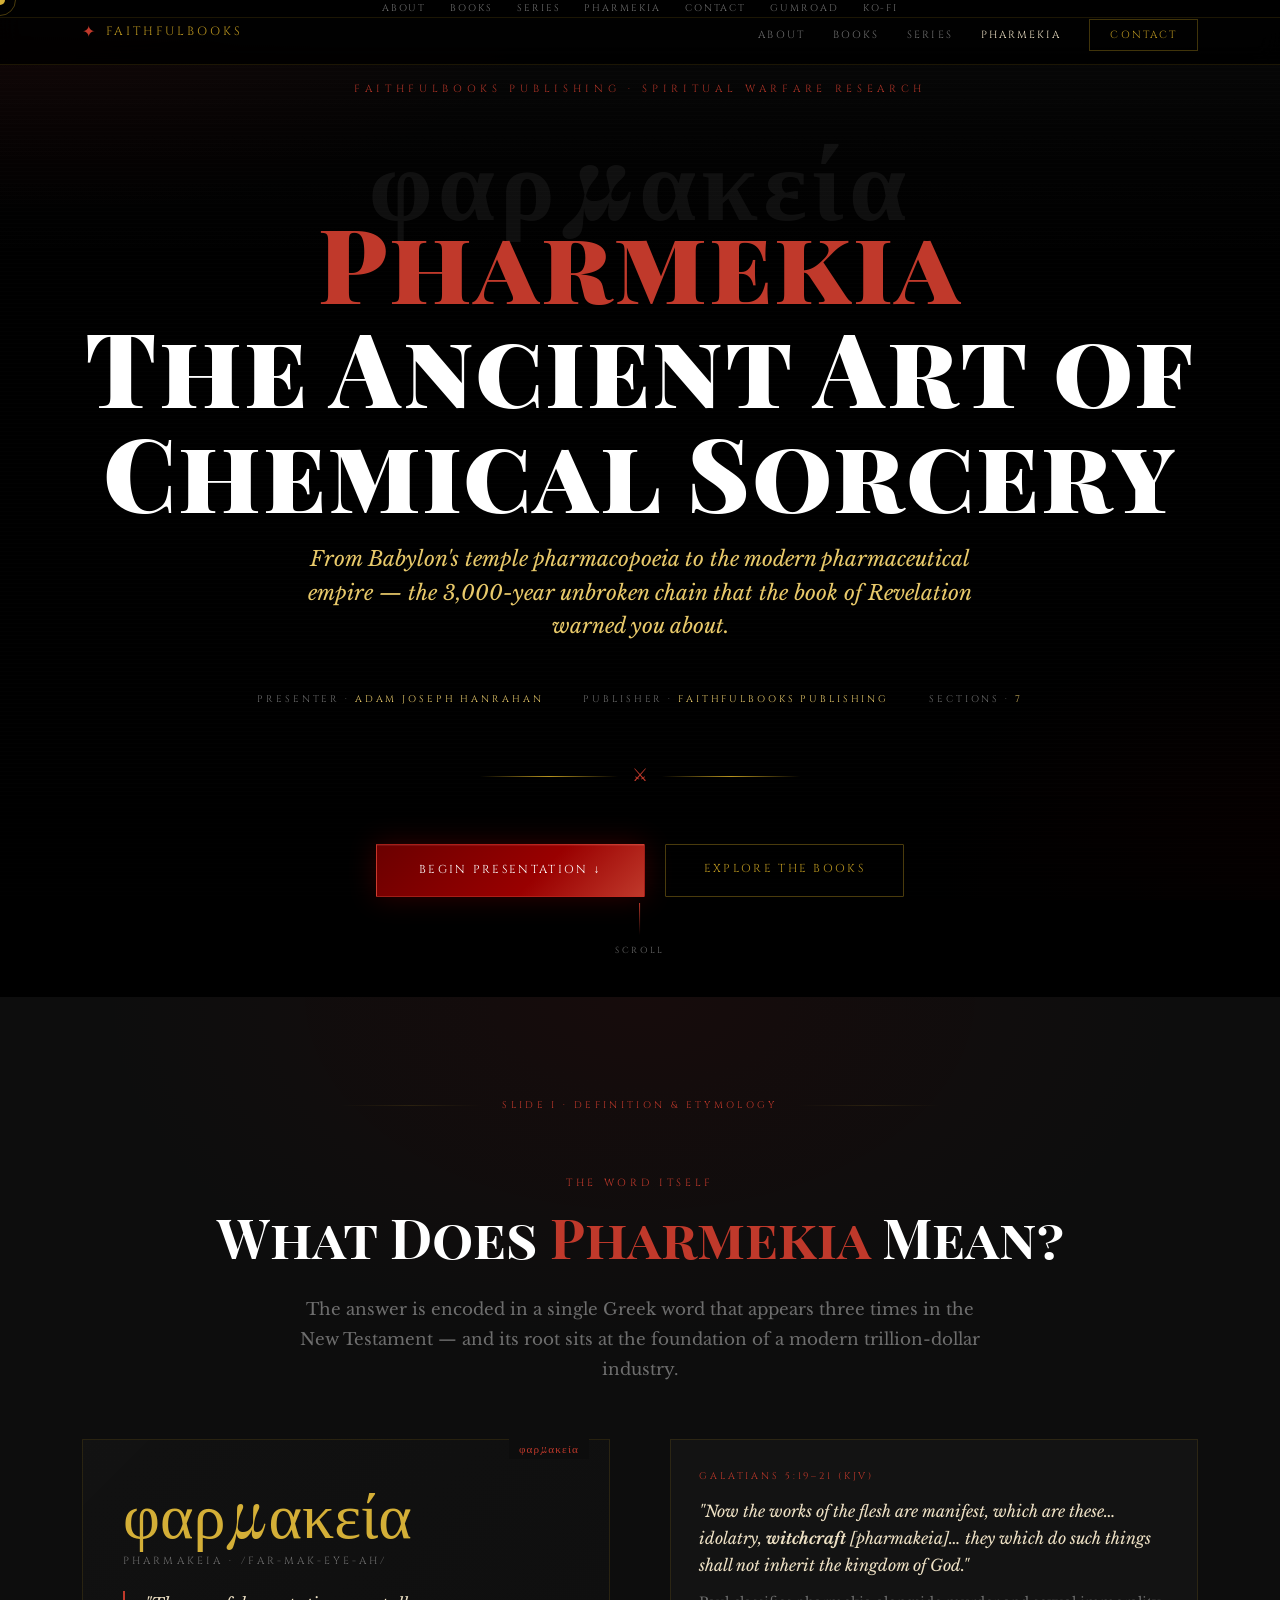
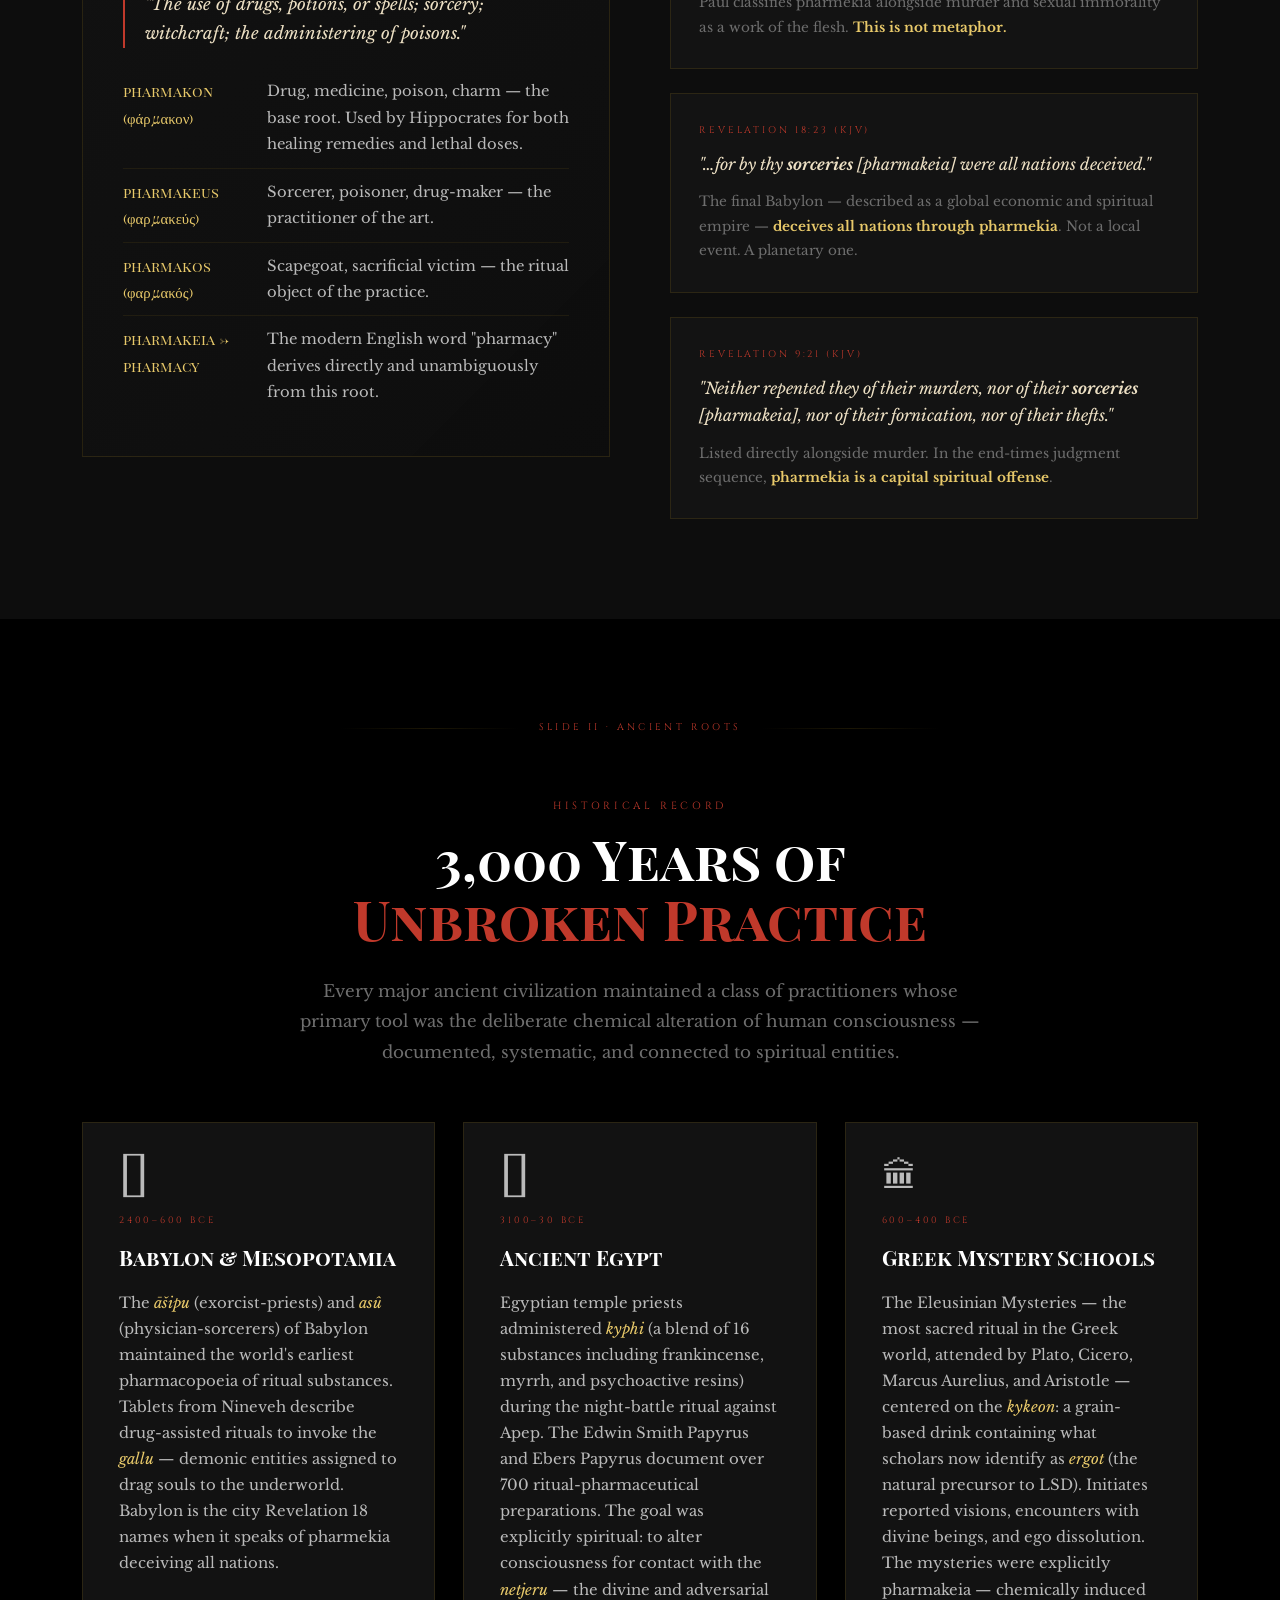
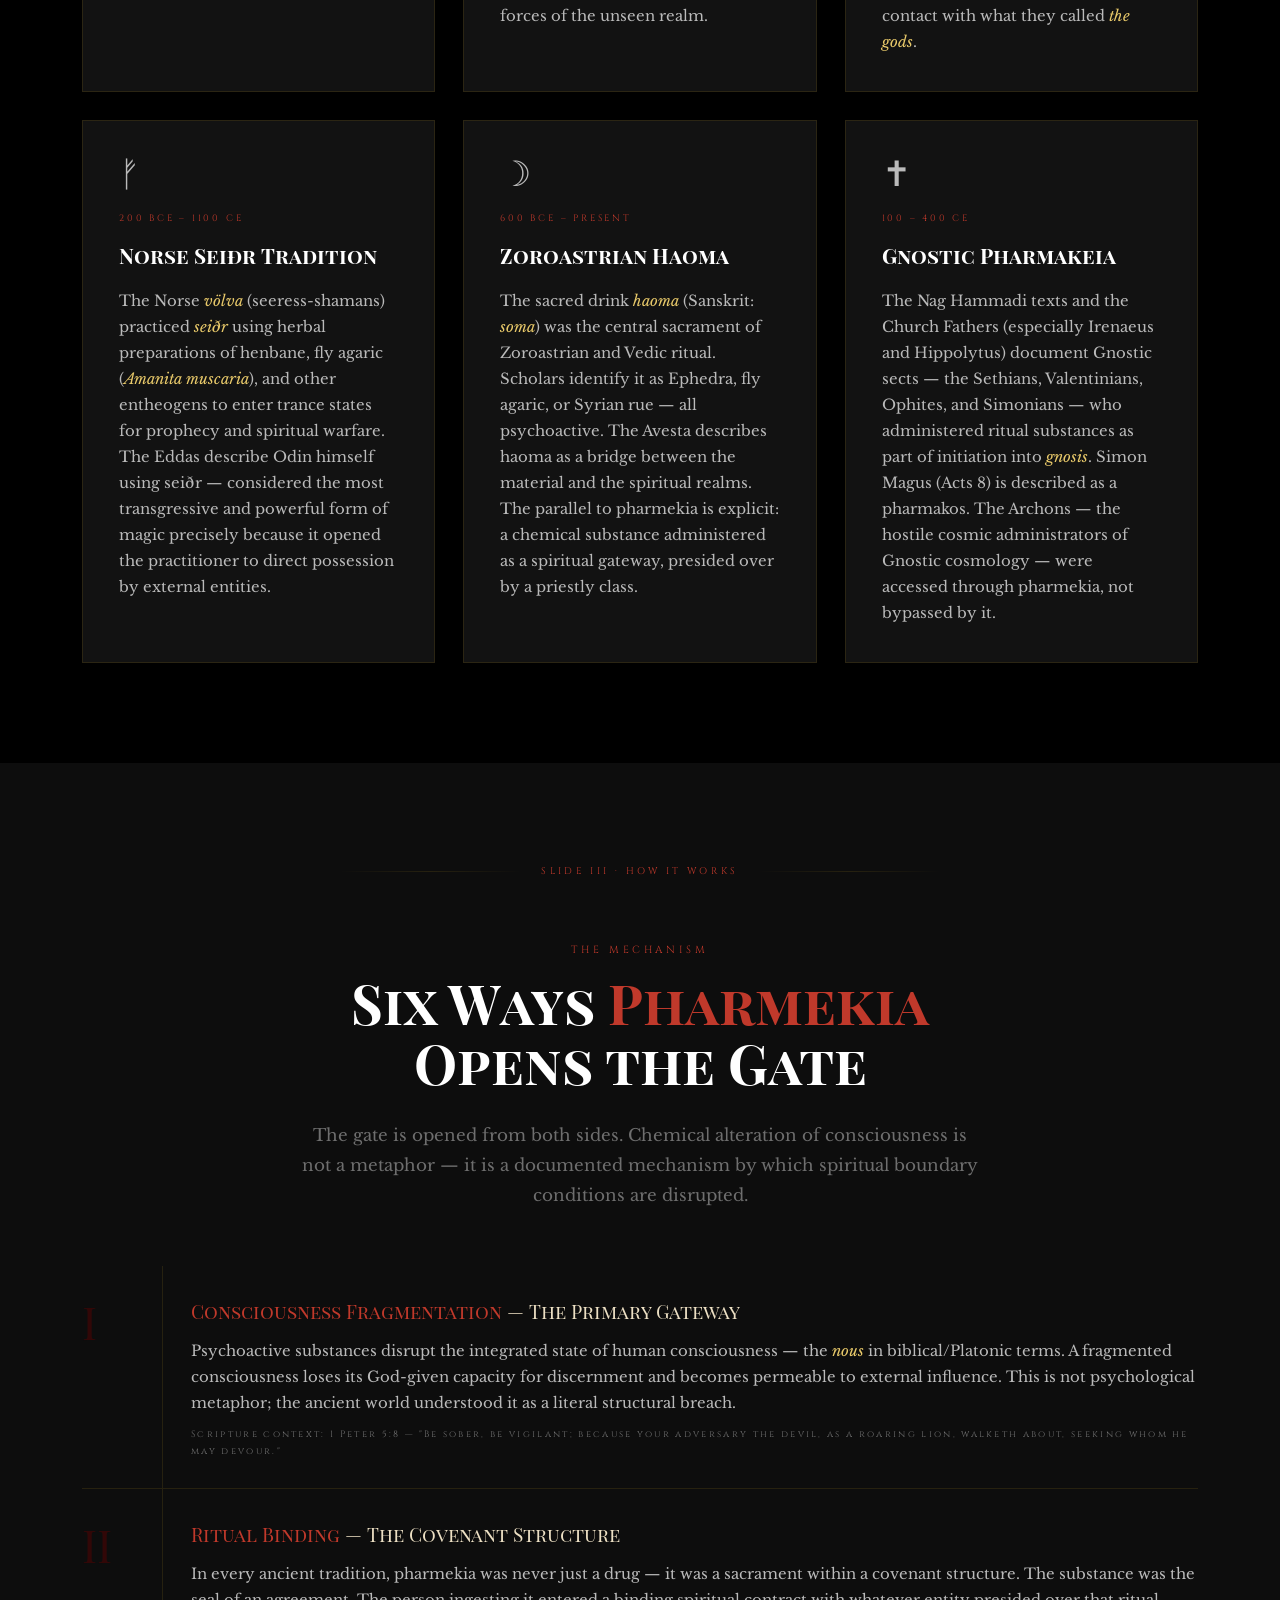
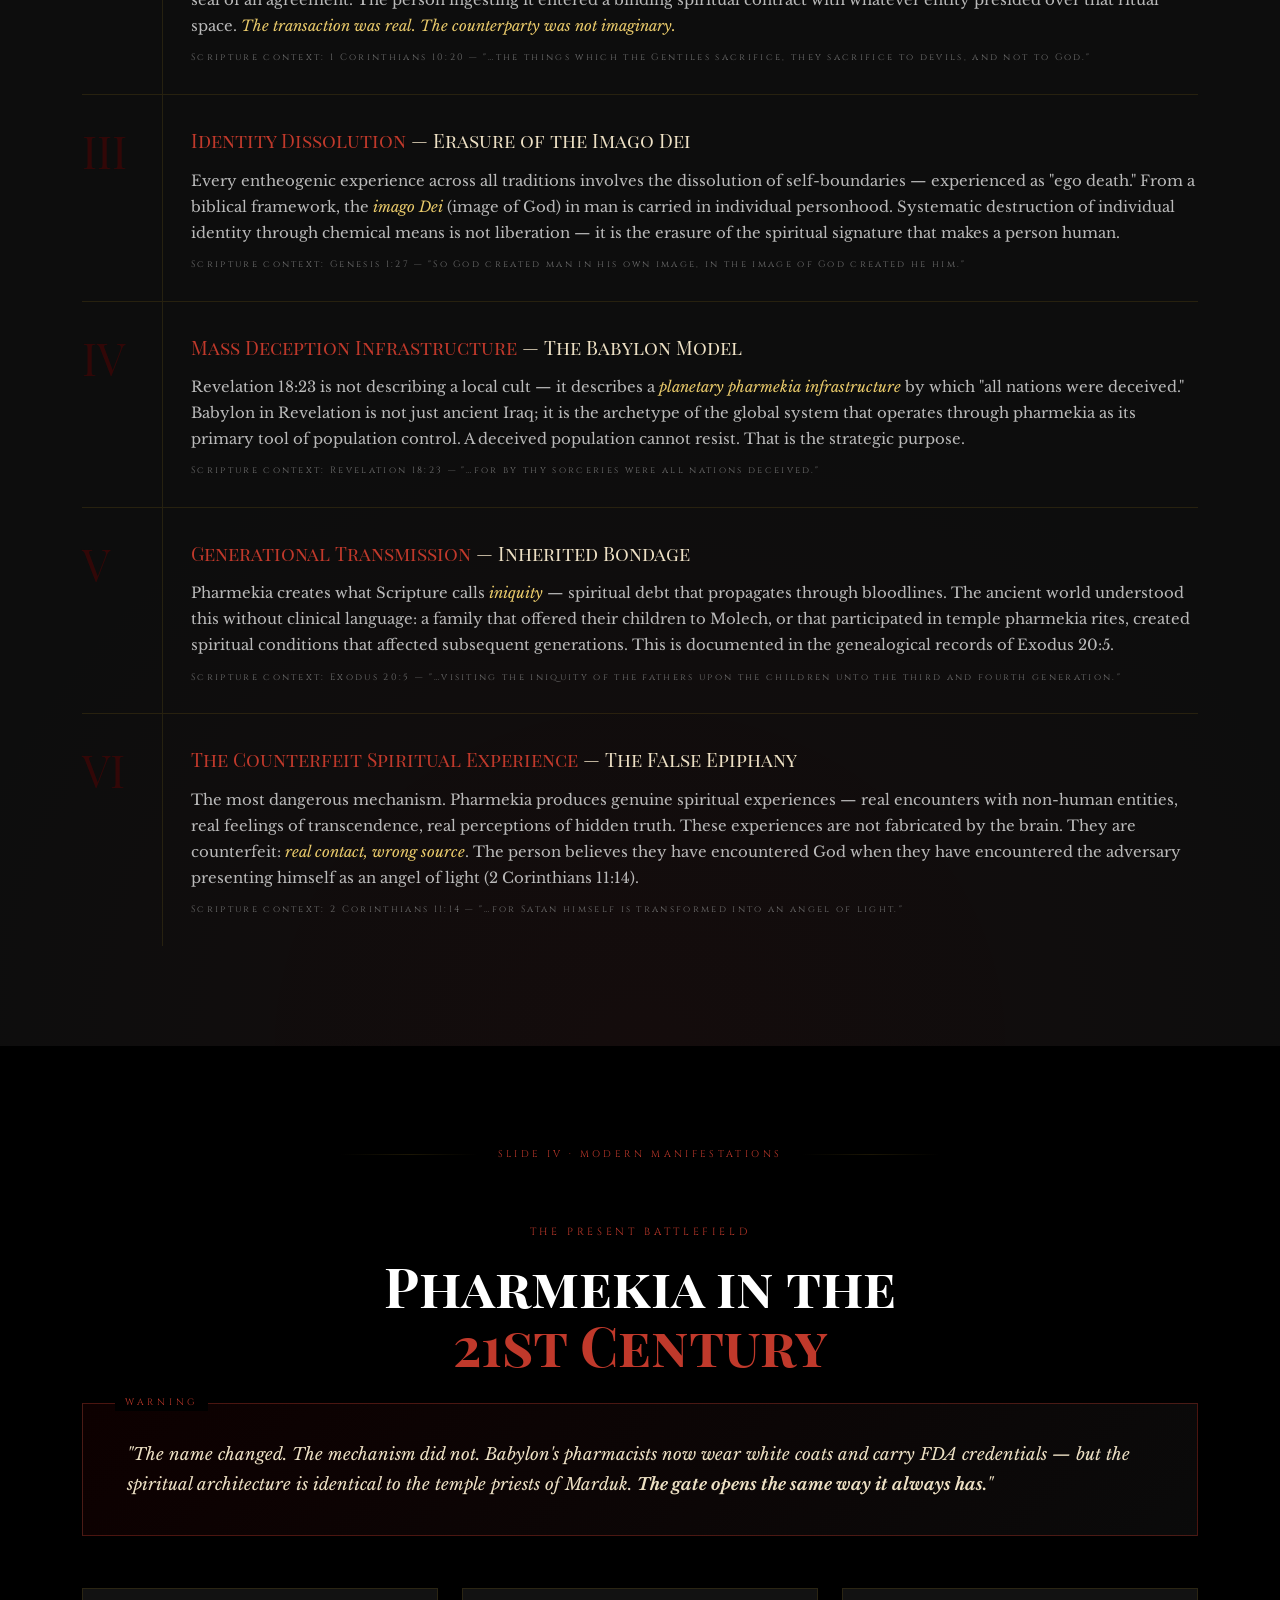
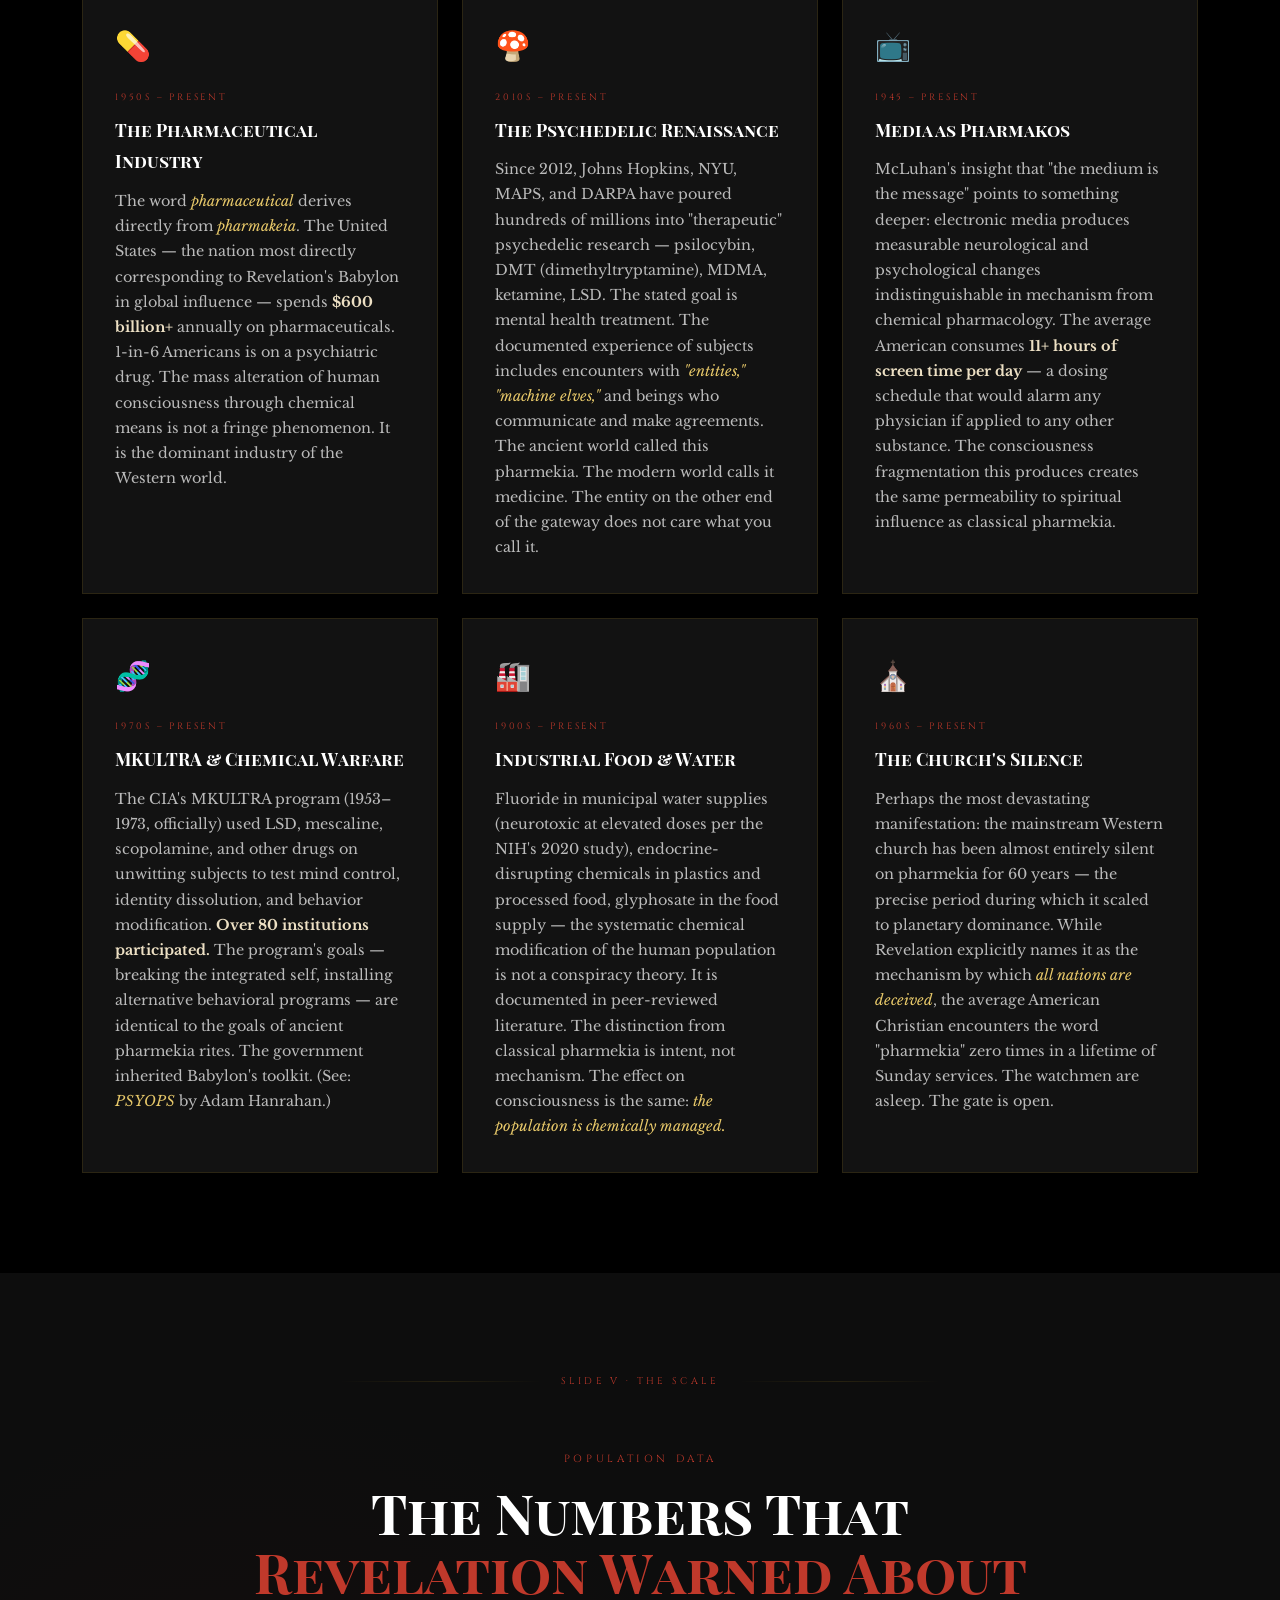
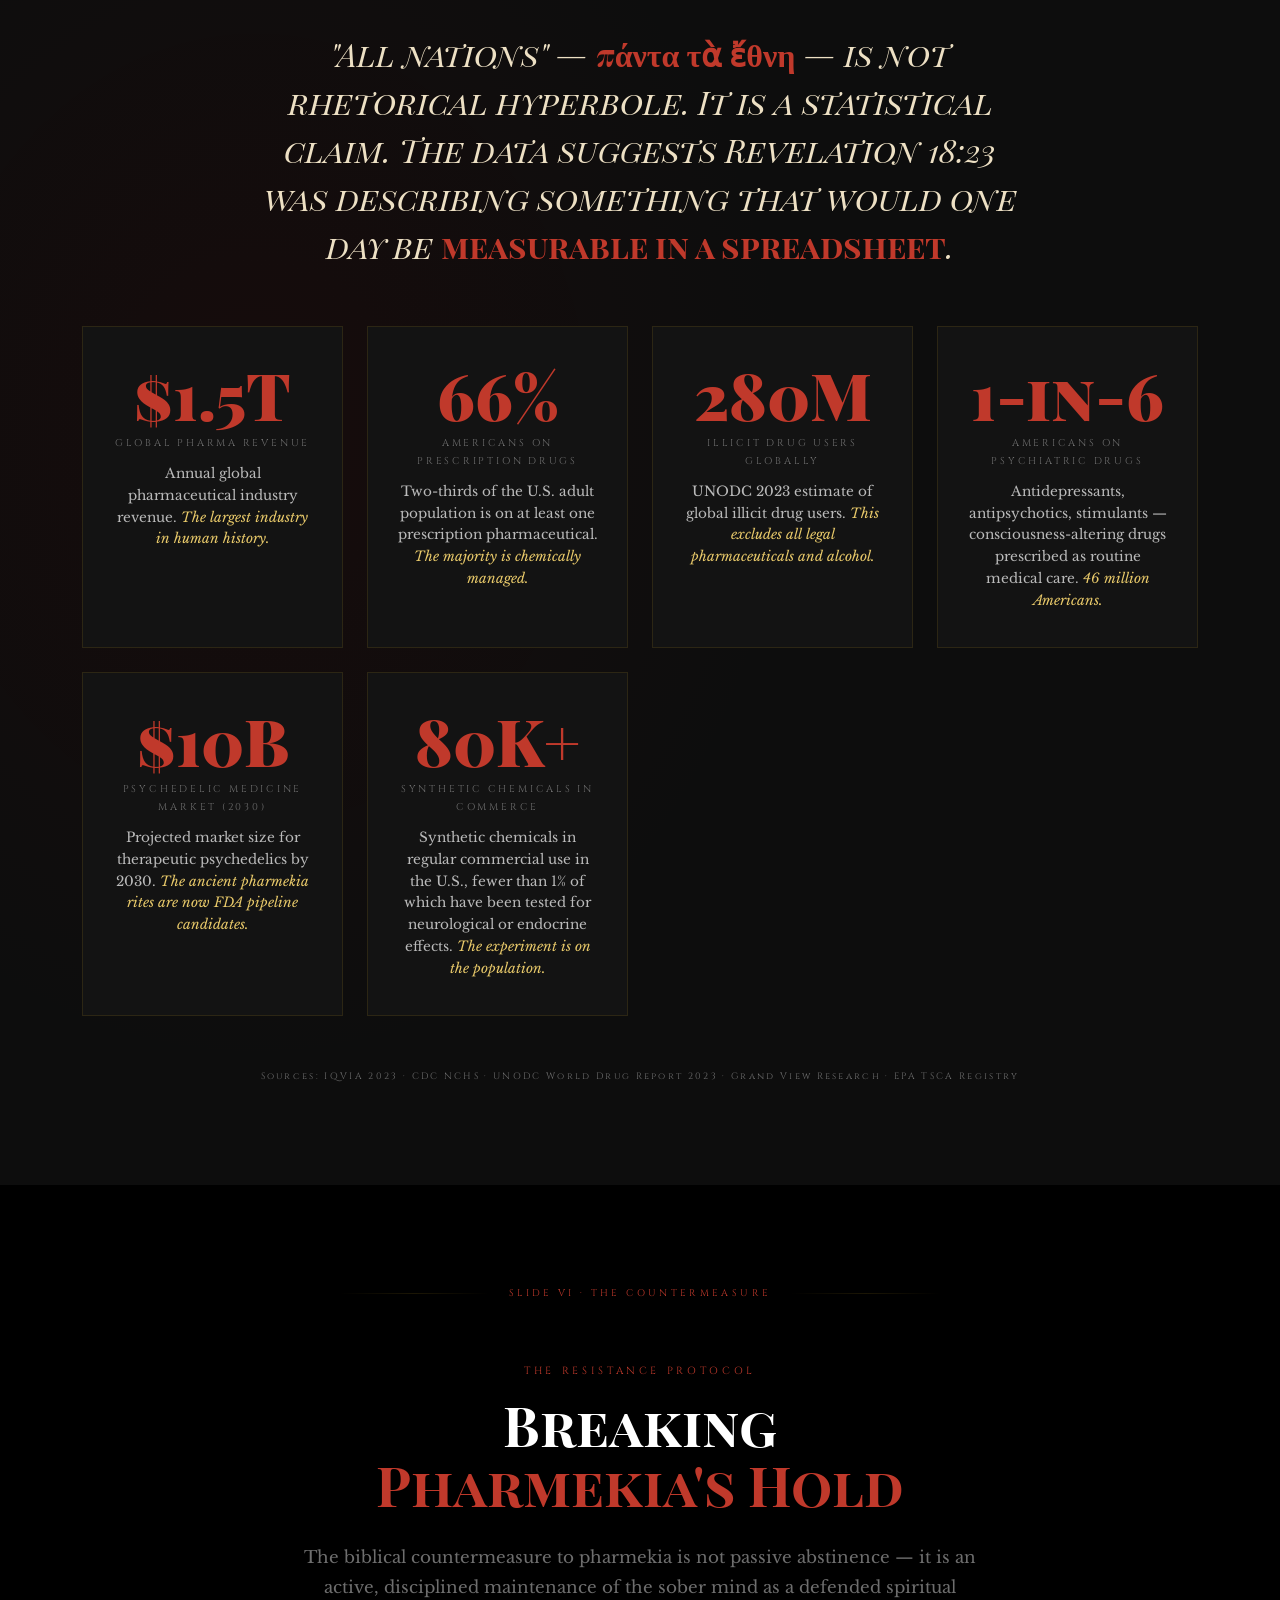
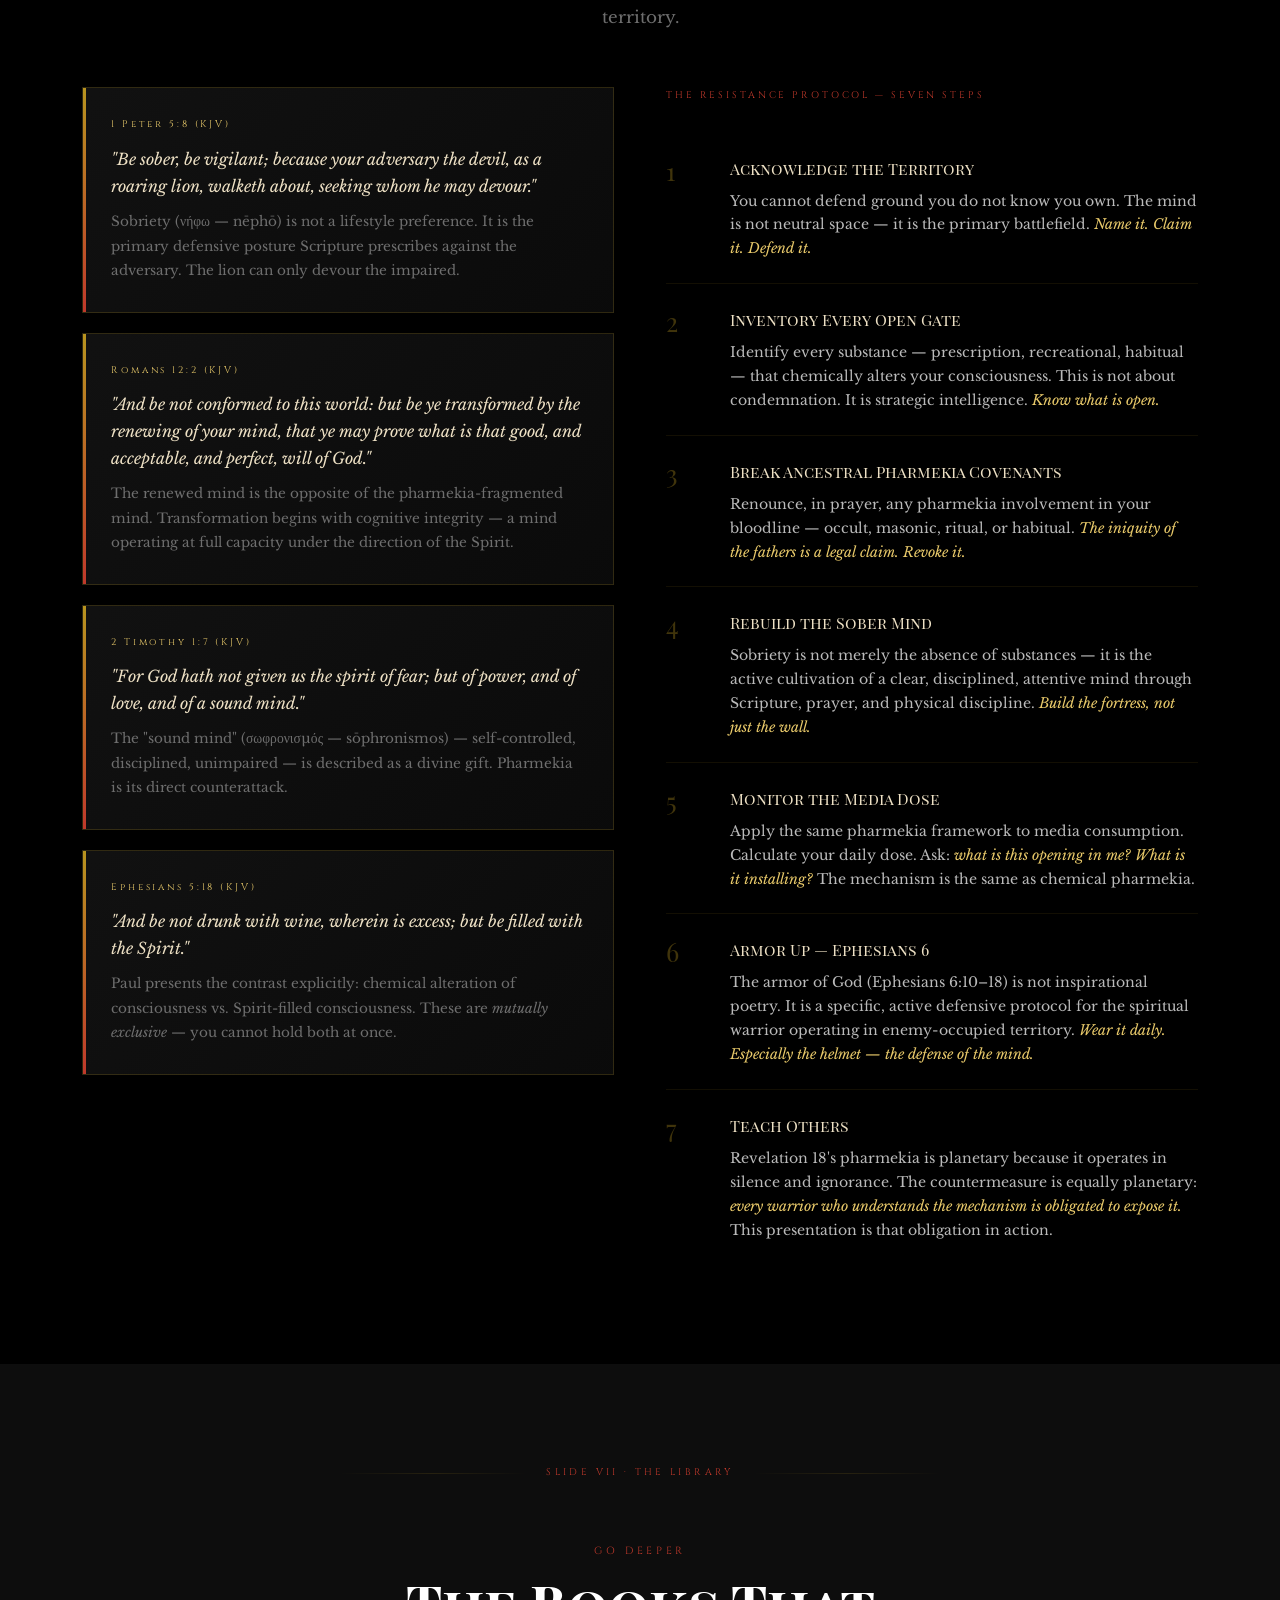
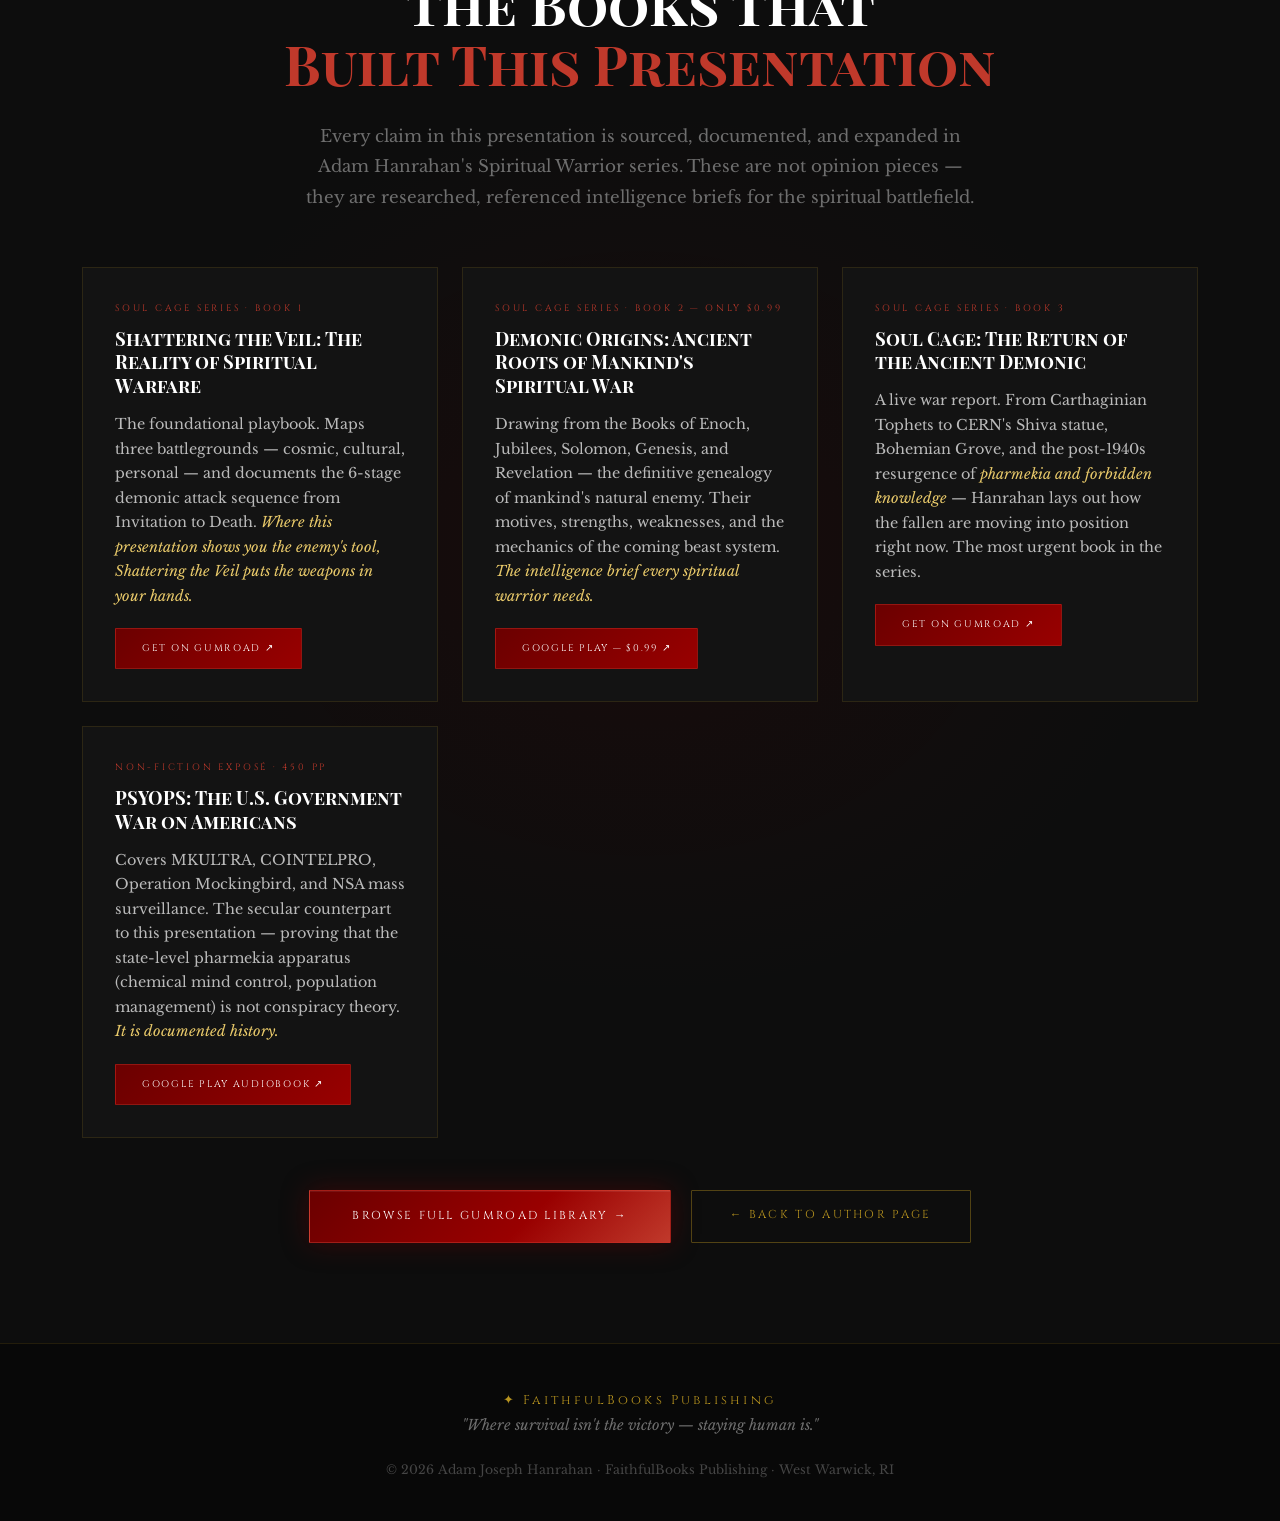
<file: pharmekia.html>
<!DOCTYPE html>
<html lang="en">
<head>
  <meta charset="UTF-8"/>
  <meta name="viewport" content="width=device-width, initial-scale=1.0"/>
  <meta name="description" content="Pharmekia: The Ancient Art of Chemical Sorcery — A presentation by Adam Joseph Hanrahan. The biblical, historical, and modern face of pharmakeia revealed."/>
  <meta name="keywords" content="pharmekia, pharmakeia, sorcery, spiritual warfare, Adam Hanrahan, FaithfulBooks, Revelation, Galatians, biblical, chemical sorcery"/>
  <meta property="og:title" content="Pharmekia: The Ancient Art of Chemical Sorcery"/>
  <meta property="og:description" content="From Babylon to the modern pharmaceutical empire — the 3,000-year unbroken chain of pharmekia exposed."/>
  <meta property="og:type" content="website"/>
  <title>Pharmekia: The Ancient Art of Chemical Sorcery | FaithfulBooks Publishing</title>

  <!-- Google Fonts -->
  <link rel="preconnect" href="https://fonts.googleapis.com"/>
  <link rel="preconnect" href="https://fonts.gstatic.com" crossorigin/>
  <link href="https://fonts.googleapis.com/css2?family=Playfair+Display+SC:ital,wght@0,400;0,700;0,900;1,400&family=Libre+Baskerville:ital,wght@0,400;0,700;1,400&family=Cinzel:wght@400;600;700&display=swap" rel="stylesheet"/>

  <style>
  /* ═══════════════════════════════════════════════════════
     PHARMEKIA PRESENTATION — FaithfulBooks Publishing
     Design tokens mirror the main site (styles.css)
  ═══════════════════════════════════════════════════════ */
  :root {
    --void:      #000000;
    --gloss:     #080808;
    --jet:       #0D0D0D;
    --obsidian:  #131313;
    --slate:     #1C1C1C;
    --smoke:     #252525;
    --graphite:  #323232;
    --blood:     #6B0000;
    --crimson:   #990000;
    --fire:      #C0392B;
    --ember:     #E74C3C;
    --gold:      #B8941F;
    --gold-hi:   #D4AF37;
    --gold-pale: #E8C96A;
    --parchment: #EDE0C4;
    --silver:    #BABABA;
    --ash:       #6E6E6E;
    --border:    rgba(184,148,31,.15);
    --card-bg:   rgba(19,19,19,.95);
    --font-display: 'Playfair Display SC', Georgia, serif;
    --font-serif:   'Libre Baskerville', Georgia, serif;
    --font-caps:    'Cinzel', Georgia, serif;
    --ease:  cubic-bezier(0.25, 0.46, 0.45, 0.94);
  }

  *, *::before, *::after { margin:0; padding:0; box-sizing:border-box; }
  html { font-size:16px; scroll-behavior:smooth; overflow-x:hidden; }

  body {
    background: var(--void);
    color: var(--silver);
    font-family: var(--font-serif);
    line-height: 1.8;
    overflow-x: hidden;
    cursor: none;
  }

  /* Atmospheric background — same as main site */
  body::before {
    content:'';
    position:fixed; inset:0; pointer-events:none; z-index:0;
    background:
      radial-gradient(ellipse 70% 40% at 0% 0%, rgba(107,0,0,.12) 0%, transparent 60%),
      radial-gradient(ellipse 50% 50% at 100% 100%, rgba(107,0,0,.08) 0%, transparent 60%),
      linear-gradient(180deg,rgba(255,255,255,.04) 0%,rgba(255,255,255,.01) 15%,transparent 30%),
      repeating-linear-gradient(180deg,transparent 0px,transparent 3px,rgba(255,255,255,.006) 3px,rgba(255,255,255,.006) 4px);
  }

  a { color:inherit; text-decoration:none; }
  button { cursor:none; border:none; background:none; }

  /* ── CUSTOM CURSOR ── */
  .cursor {
    position:fixed; width:10px; height:10px;
    background:var(--gold-hi); border-radius:50%;
    pointer-events:none; z-index:9999;
    transform:translate(-50%,-50%);
    transition:width .15s,height .15s,background .15s;
    mix-blend-mode:difference;
  }
  .cursor-trail {
    position:fixed; width:32px; height:32px;
    border:1px solid rgba(184,148,31,.4); border-radius:50%;
    pointer-events:none; z-index:9998;
    transform:translate(-50%,-50%);
    transition:left .1s var(--ease),top .1s var(--ease);
  }

  /* ── SCROLLBAR ── */
  ::-webkit-scrollbar { width:5px; }
  ::-webkit-scrollbar-track { background:var(--gloss); }
  ::-webkit-scrollbar-thumb { background:var(--blood); border-radius:2px; }

  /* ── NAV ── */
  nav {
    position:fixed; top:0; left:0; right:0; z-index:1000;
    background:rgba(0,0,0,.88);
    border-bottom:1px solid var(--border);
    backdrop-filter:blur(12px);
    transition:all .3s var(--ease);
  }
  .nav-inner {
    max-width:1180px; margin:0 auto; padding:0 32px;
    display:flex; align-items:center; justify-content:space-between;
    height:64px;
  }
  .nav-logo {
    font-family:var(--font-caps);
    font-size:.75rem; letter-spacing:.25em; text-transform:uppercase;
    color:var(--gold); display:flex; align-items:center; gap:8px;
  }
  .nav-logo .logo-mark { color:var(--fire); font-size:1rem; }
  .nav-links { list-style:none; display:flex; gap:28px; }
  .nav-links a {
    font-family:var(--font-caps);
    font-size:.65rem; letter-spacing:.2em; text-transform:uppercase;
    color:var(--ash); transition:color .2s;
  }
  .nav-links a:hover, .nav-links a.active { color:var(--parchment); }
  .nav-cta {
    padding:8px 20px;
    border:1px solid rgba(184,148,31,.35);
    color:var(--gold) !important;
  }
  .nav-cta:hover { background:rgba(184,148,31,.1); }

  /* ── CONTAINER / SECTION ── */
  .container { max-width:1180px; margin:0 auto; padding:0 32px; position:relative; z-index:1; }
  .section { padding:100px 0; position:relative; }

  /* ── TYPOGRAPHY HELPERS ── */
  .section-label {
    display:block; font-family:var(--font-caps);
    font-size:.65rem; letter-spacing:.35em; text-transform:uppercase;
    color:var(--fire); margin-bottom:14px;
  }
  .section-label.centered { text-align:center; }
  .section-title {
    font-family:var(--font-display);
    font-size:clamp(2rem,5vw,3.4rem);
    color:#fff; line-height:1.1; margin-bottom:28px;
  }
  .section-title span { color:var(--fire); }
  .section-title.centered { text-align:center; }
  .section-intro {
    max-width:680px; margin:0 auto 54px;
    text-align:center; color:var(--ash); font-size:1.05rem;
  }
  .prose p { margin-bottom:1.1rem; font-size:1rem; line-height:1.88; }
  .prose strong { color:var(--parchment); }
  .prose em { color:var(--gold-pale); font-style:italic; }

  /* ── BUTTONS ── */
  .btn-primary {
    display:inline-block; padding:15px 42px;
    background:linear-gradient(135deg,var(--blood) 0%,var(--crimson) 60%,var(--fire) 100%);
    color:#fff; font-family:var(--font-caps); font-size:.72rem;
    letter-spacing:.2em; text-transform:uppercase; border-radius:1px;
    border:1px solid rgba(231,76,60,.4);
    box-shadow:0 0 28px rgba(107,0,0,.45),inset 0 1px 0 rgba(255,255,255,.07);
    transition:all .25s var(--ease);
  }
  .btn-primary:hover {
    transform:translateY(-2px);
    box-shadow:0 0 50px rgba(153,0,0,.7),0 8px 20px rgba(0,0,0,.5);
  }
  .btn-ghost {
    display:inline-block; padding:14px 38px;
    background:transparent; color:var(--gold);
    font-family:var(--font-caps); font-size:.72rem;
    letter-spacing:.2em; text-transform:uppercase;
    border:1px solid rgba(184,148,31,.4); border-radius:1px;
    transition:all .25s var(--ease);
  }
  .btn-ghost:hover { background:rgba(184,148,31,.08); transform:translateY(-2px); }

  /* ══════════════════════════════════
     HERO / TITLE SLIDE
  ══════════════════════════════════ */
  .pres-hero {
    min-height:100vh; display:flex; align-items:center; justify-content:center;
    text-align:center; position:relative; overflow:hidden;
    padding-top:80px;
  }
  .pres-hero::after {
    content:''; position:absolute; bottom:0; left:0; right:0; height:200px;
    background:linear-gradient(transparent,var(--void));
    pointer-events:none;
  }
  .hero-eyebrow {
    font-family:var(--font-caps); font-size:.65rem;
    letter-spacing:.45em; text-transform:uppercase;
    color:var(--fire); margin-bottom:28px; opacity:.9;
  }
  .pres-greek {
    font-size:clamp(3rem,8vw,7rem);
    font-family:var(--font-display); font-weight:900;
    color:rgba(255,255,255,.06); letter-spacing:.05em;
    line-height:1; margin-bottom:-1.2rem; user-select:none;
  }
  .pres-title {
    font-family:var(--font-display); font-weight:900;
    font-size:clamp(2.8rem,8vw,6.5rem);
    line-height:1.02; letter-spacing:.02em; color:#fff;
    margin-bottom:20px; position:relative;
  }
  .pres-title .red { color:var(--fire); }
  .pres-subtitle {
    font-family:var(--font-serif); font-size:clamp(1rem,2vw,1.3rem);
    color:var(--gold-pale); font-style:italic; max-width:680px; margin:0 auto 48px;
    line-height:1.6;
  }
  .pres-meta {
    display:flex; gap:40px; justify-content:center; flex-wrap:wrap;
    font-family:var(--font-caps); font-size:.6rem; letter-spacing:.3em;
    text-transform:uppercase; color:var(--ash); margin-bottom:52px;
  }
  .pres-meta span { color:var(--gold-pale); }
  .hero-rule {
    display:flex; align-items:center; gap:14px;
    max-width:320px; margin:0 auto 52px;
  }
  .hero-rule > span:not(.rule-sym) {
    flex:1; height:1px;
    background:linear-gradient(90deg,transparent,var(--gold),transparent);
  }
  .rule-sym { color:var(--fire); font-size:1.1rem; }
  .scroll-cue {
    position:absolute; bottom:38px; left:50%; transform:translateX(-50%);
    display:flex; flex-direction:column; align-items:center; gap:8px;
    font-family:var(--font-caps); font-size:.55rem; letter-spacing:.3em;
    text-transform:uppercase; color:var(--ash); z-index:2;
    animation:bounceY 2.5s ease-in-out infinite;
  }
  .scroll-line { width:1px; height:32px; background:linear-gradient(var(--fire),transparent); }
  @keyframes bounceY {
    0%,100% { transform:translateX(-50%) translateY(0); }
    50%      { transform:translateX(-50%) translateY(8px); }
  }

  /* ══════════════════════════════════
     SLIDE DIVIDER
  ══════════════════════════════════ */
  .slide-divider {
    display:flex; align-items:center; gap:20px;
    margin:0 auto 60px; max-width:600px;
  }
  .slide-divider::before, .slide-divider::after {
    content:''; flex:1; height:1px;
    background:linear-gradient(90deg,transparent,var(--border),transparent);
  }
  .slide-num {
    font-family:var(--font-caps); font-size:.6rem;
    letter-spacing:.35em; text-transform:uppercase; color:var(--fire);
    white-space:nowrap;
  }

  /* ══════════════════════════════════
     SLIDE 1 — DEFINITION
  ══════════════════════════════════ */
  .definition-section { background:var(--jet); }
  .definition-section::before {
    content:''; position:absolute; inset:0; pointer-events:none;
    background:radial-gradient(ellipse 60% 40% at 50% 0%,rgba(107,0,0,.1),transparent 70%);
  }
  .def-grid {
    display:grid; grid-template-columns:1fr 1fr; gap:60px; align-items:start;
  }
  @media(max-width:768px) { .def-grid { grid-template-columns:1fr; gap:40px; } }
  .def-etymology {
    border:1px solid var(--border); padding:40px;
    background:linear-gradient(135deg,rgba(19,19,19,.8),rgba(13,13,13,.9));
    position:relative;
  }
  .def-etymology::before {
    content:'φαρμακεία';
    position:absolute; top:-1px; right:20px;
    font-family:var(--font-display); font-size:.7rem;
    background:var(--jet); color:var(--fire); padding:0 10px;
    letter-spacing:.1em;
  }
  .greek-word {
    font-family:var(--font-display); font-size:clamp(2.5rem,5vw,4rem);
    color:var(--gold-hi); margin-bottom:8px; line-height:1;
  }
  .greek-transliteration {
    font-family:var(--font-caps); font-size:.65rem; letter-spacing:.3em;
    text-transform:uppercase; color:var(--ash); margin-bottom:20px;
  }
  .greek-def {
    font-size:1.05rem; color:var(--parchment); font-style:italic;
    border-left:2px solid var(--fire); padding-left:20px;
    margin-bottom:20px; line-height:1.7;
  }
  .greek-root-list { list-style:none; }
  .greek-root-list li {
    padding:10px 0; border-bottom:1px solid rgba(184,148,31,.1);
    display:flex; gap:14px; align-items:flex-start;
    font-size:.92rem; color:var(--silver);
  }
  .greek-root-list li:last-child { border-bottom:none; }
  .root-word { font-family:var(--font-display); color:var(--gold-pale); min-width:130px; }

  .verse-stack { display:flex; flex-direction:column; gap:24px; }
  .verse-card {
    border:1px solid var(--border); padding:28px;
    background:var(--card-bg); position:relative;
    transition:border-color .25s;
  }
  .verse-card:hover { border-color:rgba(192,57,43,.5); }
  .verse-ref {
    font-family:var(--font-caps); font-size:.6rem; letter-spacing:.3em;
    text-transform:uppercase; color:var(--fire); margin-bottom:12px;
  }
  .verse-text {
    font-size:1rem; color:var(--parchment); font-style:italic;
    line-height:1.7; margin-bottom:12px;
  }
  .verse-note { font-size:.85rem; color:var(--ash); }
  .verse-note strong { color:var(--gold-pale); }

  /* ══════════════════════════════════
     SLIDE 2 — ANCIENT ROOTS
  ══════════════════════════════════ */
  .roots-section {}
  .roots-grid {
    display:grid; grid-template-columns:repeat(auto-fit,minmax(300px,1fr));
    gap:28px;
  }
  .root-card {
    border:1px solid var(--border); padding:36px;
    background:var(--card-bg); position:relative; overflow:hidden;
    transition:transform .3s var(--ease), border-color .3s;
  }
  .root-card::before {
    content:''; position:absolute; inset:0; pointer-events:none; opacity:0;
    background:linear-gradient(135deg,rgba(107,0,0,.15),transparent);
    transition:opacity .3s;
  }
  .root-card:hover { transform:translateY(-4px); border-color:rgba(192,57,43,.4); }
  .root-card:hover::before { opacity:1; }
  .root-icon {
    font-size:2.2rem; margin-bottom:18px; display:block;
    line-height:1;
  }
  .root-era {
    font-family:var(--font-caps); font-size:.58rem; letter-spacing:.3em;
    text-transform:uppercase; color:var(--fire); margin-bottom:10px;
  }
  .root-name {
    font-family:var(--font-display); font-size:1.3rem;
    color:#fff; margin-bottom:14px;
  }
  .root-body { font-size:.93rem; color:var(--silver); line-height:1.75; }
  .root-body em { color:var(--gold-pale); }

  /* ══════════════════════════════════
     SLIDE 3 — THE SIX MECHANISMS
  ══════════════════════════════════ */
  .mechanisms-section { background:var(--jet); }
  .mechanisms-section::before {
    content:''; position:absolute; inset:0; pointer-events:none;
    background:radial-gradient(ellipse 80% 50% at 50% 100%,rgba(107,0,0,.08),transparent 70%);
  }
  .mechanism-list { counter-reset:mech; display:flex; flex-direction:column; gap:0; }
  .mechanism-item {
    counter-increment:mech;
    display:grid; grid-template-columns:80px 1fr; gap:0;
    border-bottom:1px solid var(--border);
    transition:background .25s;
  }
  .mechanism-item:last-child { border-bottom:none; }
  .mechanism-item:hover { background:rgba(184,148,31,.03); }
  .mech-num {
    padding:32px 0 32px 0; display:flex; align-items:flex-start; padding-top:34px;
    font-family:var(--font-display); font-size:2.8rem;
    color:rgba(107,0,0,.4); line-height:1; user-select:none;
  }
  .mech-body { padding:28px 0 28px 28px; border-left:1px solid var(--border); }
  .mech-name {
    font-family:var(--font-display); font-size:1.2rem;
    color:var(--parchment); margin-bottom:10px;
  }
  .mech-name .red { color:var(--fire); }
  .mech-desc { font-size:.93rem; color:var(--silver); line-height:1.75; }
  .mech-desc em { color:var(--gold-pale); }
  .mech-scripture {
    margin-top:10px; font-family:var(--font-caps); font-size:.58rem;
    letter-spacing:.25em; color:var(--ash);
  }

  /* ══════════════════════════════════
     SLIDE 4 — MODERN MANIFESTATIONS
  ══════════════════════════════════ */
  .modern-section {}
  .modern-intro-box {
    border:1px solid rgba(192,57,43,.35); padding:36px 44px;
    background:linear-gradient(135deg,rgba(107,0,0,.12),rgba(13,13,13,.8));
    margin-bottom:52px; position:relative;
  }
  .modern-intro-box::before {
    content:'WARNING'; position:absolute; top:-10px; left:32px;
    font-family:var(--font-caps); font-size:.58rem; letter-spacing:.4em;
    color:var(--fire); background:var(--void); padding:0 10px;
  }
  .modern-intro-box p {
    font-size:1.05rem; color:var(--parchment); font-style:italic;
    line-height:1.75;
  }
  .modern-grid {
    display:grid; grid-template-columns:repeat(auto-fit,minmax(280px,1fr));
    gap:24px;
  }
  .modern-card {
    border:1px solid var(--border); padding:32px;
    background:var(--card-bg); position:relative; overflow:hidden;
    transition:border-color .3s, transform .3s;
  }
  .modern-card:hover { border-color:rgba(192,57,43,.45); transform:translateY(-3px); }
  .modern-icon { font-size:1.8rem; margin-bottom:16px; }
  .modern-era {
    font-family:var(--font-caps); font-size:.58rem; letter-spacing:.3em;
    text-transform:uppercase; color:var(--fire); margin-bottom:8px;
  }
  .modern-name {
    font-family:var(--font-display); font-size:1.1rem;
    color:#fff; margin-bottom:12px;
  }
  .modern-body { font-size:.9rem; color:var(--silver); line-height:1.75; }
  .modern-body em { color:var(--gold-pale); }
  .modern-body strong { color:var(--parchment); }

  /* ══════════════════════════════════
     SLIDE 5 — POPULATION STATISTICS
  ══════════════════════════════════ */
  .stats-section { background:var(--jet); }
  .stats-section::before {
    content:''; position:absolute; inset:0; pointer-events:none;
    background:radial-gradient(ellipse 60% 60% at 20% 50%,rgba(107,0,0,.1),transparent 70%);
  }
  .stats-headline {
    font-family:var(--font-display); font-size:clamp(1.4rem,3vw,2rem);
    color:var(--parchment); text-align:center; font-style:italic;
    max-width:780px; margin:0 auto 56px; line-height:1.5;
  }
  .stats-headline strong { color:var(--fire); font-style:normal; }
  .stats-grid {
    display:grid; grid-template-columns:repeat(auto-fit,minmax(220px,1fr));
    gap:24px; margin-bottom:52px;
  }
  .stat-card {
    border:1px solid var(--border); padding:36px 28px; text-align:center;
    background:var(--card-bg);
    transition:border-color .3s, transform .3s;
  }
  .stat-card:hover { border-color:rgba(192,57,43,.4); transform:translateY(-4px); }
  .stat-big {
    font-family:var(--font-display); font-size:clamp(2.5rem,6vw,4rem);
    color:var(--fire); line-height:1; margin-bottom:8px;
    font-weight:900;
  }
  .stat-label {
    font-family:var(--font-caps); font-size:.62rem; letter-spacing:.28em;
    text-transform:uppercase; color:var(--ash); margin-bottom:10px;
  }
  .stat-note { font-size:.85rem; color:var(--silver); line-height:1.6; }
  .stat-note em { color:var(--gold-pale); }
  .stats-source {
    text-align:center; font-family:var(--font-caps); font-size:.58rem;
    letter-spacing:.25em; color:var(--ash); margin-top:24px;
  }

  /* ══════════════════════════════════
     SLIDE 6 — THE COUNTERMEASURE
  ══════════════════════════════════ */
  .counter-section {}
  .counter-grid {
    display:grid; grid-template-columns:1fr 1fr; gap:52px; align-items:start;
  }
  @media(max-width:768px) { .counter-grid { grid-template-columns:1fr; gap:40px; } }
  .counter-verses { display:flex; flex-direction:column; gap:20px; }
  .c-verse-card {
    border:1px solid rgba(184,148,31,.2); padding:28px;
    background:linear-gradient(135deg,rgba(19,19,19,.9),rgba(13,13,13,.8));
    position:relative;
  }
  .c-verse-card::before {
    content:''; position:absolute; left:0; top:0; bottom:0;
    width:3px;
    background:linear-gradient(var(--gold),var(--fire));
  }
  .c-ref {
    font-family:var(--font-caps); font-size:.6rem; letter-spacing:.3em;
    color:var(--gold-pale); margin-bottom:12px;
  }
  .c-text {
    font-size:1rem; color:var(--parchment); font-style:italic;
    line-height:1.7; margin-bottom:10px;
  }
  .c-note { font-size:.85rem; color:var(--ash); }
  .counter-steps { }
  .steps-label {
    font-family:var(--font-caps); font-size:.6rem; letter-spacing:.3em;
    text-transform:uppercase; color:var(--fire); margin-bottom:28px;
  }
  .step-list { display:flex; flex-direction:column; gap:0; }
  .step-item {
    display:grid; grid-template-columns:48px 1fr; gap:0;
    border-bottom:1px solid rgba(184,148,31,.1);
    padding:22px 0;
  }
  .step-item:last-child { border-bottom:none; }
  .step-n {
    font-family:var(--font-display); font-size:1.6rem;
    color:rgba(184,148,31,.35); line-height:1.2;
  }
  .step-body { padding-left:16px; }
  .step-name {
    font-family:var(--font-display); font-size:1rem;
    color:var(--parchment); margin-bottom:6px;
  }
  .step-desc { font-size:.88rem; color:var(--silver); line-height:1.7; }
  .step-desc em { color:var(--gold-pale); }

  /* ══════════════════════════════════
     SLIDE 7 — BOOKS CTA
  ══════════════════════════════════ */
  .cta-section { background:var(--jet); text-align:center; }
  .cta-section::before {
    content:''; position:absolute; inset:0; pointer-events:none;
    background:radial-gradient(ellipse 60% 40% at 50% 50%,rgba(107,0,0,.12),transparent 70%);
  }
  .cta-books-grid {
    display:grid; grid-template-columns:repeat(auto-fit,minmax(280px,1fr));
    gap:24px; margin:52px 0; text-align:left;
  }
  .cta-book-card {
    border:1px solid var(--border); padding:32px;
    background:var(--card-bg); position:relative; overflow:hidden;
    transition:border-color .3s, transform .3s;
  }
  .cta-book-card:hover { border-color:rgba(192,57,43,.45); transform:translateY(-4px); }
  .book-num-label {
    font-family:var(--font-caps); font-size:.58rem; letter-spacing:.3em;
    text-transform:uppercase; color:var(--fire); margin-bottom:10px;
  }
  .book-card-title {
    font-family:var(--font-display); font-size:1.15rem;
    color:#fff; margin-bottom:14px; line-height:1.3;
  }
  .book-card-desc { font-size:.9rem; color:var(--silver); line-height:1.7; margin-bottom:20px; }
  .book-card-desc em { color:var(--gold-pale); }
  .btn-book {
    display:inline-block; padding:11px 26px;
    background:linear-gradient(135deg,var(--blood),var(--crimson));
    color:#fff; font-family:var(--font-caps); font-size:.6rem;
    letter-spacing:.18em; text-transform:uppercase; border-radius:1px;
    border:1px solid rgba(192,57,43,.4); transition:all .25s;
  }
  .btn-book:hover { transform:translateY(-2px); box-shadow:0 0 28px rgba(107,0,0,.6); }
  .cta-actions { display:flex; gap:20px; justify-content:center; flex-wrap:wrap; margin-top:12px; }

  /* ══════════════════════════════════
     FOOTER
  ══════════════════════════════════ */
  .site-footer {
    background:var(--gloss);
    border-top:1px solid var(--border);
    padding:40px 32px;
  }
  .footer-inner {
    max-width:1180px; margin:0 auto;
    display:flex; flex-direction:column; align-items:center; gap:20px;
    text-align:center;
  }
  .footer-logo { font-family:var(--font-caps); font-size:.8rem; letter-spacing:.25em; color:var(--gold); }
  .footer-tagline { font-style:italic; color:var(--ash); font-size:.9rem; }
  .footer-nav { display:flex; gap:24px; flex-wrap:wrap; justify-content:center; }
  .footer-nav a {
    font-family:var(--font-caps); font-size:.6rem; letter-spacing:.2em;
    text-transform:uppercase; color:var(--ash); transition:color .2s;
  }
  .footer-nav a:hover { color:var(--parchment); }
  .footer-copy { font-size:.78rem; color:rgba(110,110,110,.6); }

  /* ══════════════════════════════════
     BACK TO TOP
  ══════════════════════════════════ */
  .back-top {
    position:fixed; bottom:32px; right:32px; z-index:900;
    width:44px; height:44px;
    background:rgba(107,0,0,.7); border:1px solid rgba(192,57,43,.4);
    color:var(--parchment); font-size:1.1rem;
    display:flex; align-items:center; justify-content:center;
    opacity:0; transform:translateY(20px);
    transition:opacity .3s, transform .3s;
    border-radius:1px;
  }
  .back-top.visible { opacity:1; transform:translateY(0); }

  /* ══════════════════════════════════
     REVEAL ANIMATION
  ══════════════════════════════════ */
  [data-aos] {
    opacity:0; transform:translateY(28px);
    transition:opacity .7s var(--ease), transform .7s var(--ease);
  }
  [data-aos].aos-in { opacity:1; transform:translateY(0); }

  /* ══════════════════════════════════
     RESPONSIVE
  ══════════════════════════════════ */
  @media(max-width:900px) {
    .mechanism-item { grid-template-columns:56px 1fr; }
    .mech-num { font-size:2rem; }
  }
  @media(max-width:768px) {
    .nav-links { display:none; }
    .container { padding:0 20px; }
    .section { padding:72px 0; }
    .pres-meta { gap:24px; }
    .counter-grid { grid-template-columns:1fr; }
  }
  </style>
</head>
<body>

  <!-- ═══════════ CUSTOM CURSOR ═══════════ -->
  <div class="cursor" id="cursor"></div>
  <div class="cursor-trail" id="cursorTrail"></div>

  <!-- ═══════════ NAV ═══════════ -->
  <nav id="nav">
    <div class="nav-inner">
      <a href="index.html" class="nav-logo">
        <span class="logo-mark">✦</span>
        <span>FaithfulBooks</span>
      </a>
      <ul class="nav-links">
        <li><a href="index.html#about">About</a></li>
        <li><a href="index.html#books">Books</a></li>
        <li><a href="index.html#series">Series</a></li>
        <li><a href="pharmekia.html" class="active">Pharmekia</a></li>
        <li><a href="index.html#contact" class="nav-cta">Contact</a></li>
      </ul>
    </div>
  </nav>

  <!-- ═══════════════════════════════════════════════════════
       SLIDE 0 — HERO / TITLE CARD
  ═══════════════════════════════════════════════════════ -->
  <section class="pres-hero section" id="hero">
    <div class="container">
      <p class="hero-eyebrow">FaithfulBooks Publishing · Spiritual Warfare Research</p>
      <p class="pres-greek">φαρμακεία</p>
      <h1 class="pres-title">
        <span class="red">Pharmekia</span><br/>
        The Ancient Art of<br/>Chemical Sorcery
      </h1>
      <p class="pres-subtitle">
        From Babylon's temple pharmacopoeia to the modern pharmaceutical empire —
        the 3,000-year unbroken chain that the book of Revelation warned you about.
      </p>
      <div class="pres-meta">
        <div>Presenter · <span>Adam Joseph Hanrahan</span></div>
        <div>Publisher · <span>FaithfulBooks Publishing</span></div>
        <div>Sections · <span>7</span></div>
      </div>
      <div class="hero-rule">
        <span></span><span class="rule-sym">⚔</span><span></span>
      </div>
      <div style="display:flex;gap:20px;justify-content:center;flex-wrap:wrap;">
        <a href="#definition" class="btn-primary">Begin Presentation ↓</a>
        <a href="index.html#books" class="btn-ghost">Explore the Books</a>
      </div>
    </div>
    <a href="#definition" class="scroll-cue" aria-label="Scroll to begin">
      <span class="scroll-line"></span>
      <span style="font-family:var(--font-caps);font-size:.55rem;letter-spacing:.3em;text-transform:uppercase;">Scroll</span>
    </a>
  </section>

  <!-- ═══════════════════════════════════════════════════════
       SLIDE 1 — DEFINITION & ETYMOLOGY
  ═══════════════════════════════════════════════════════ -->
  <section class="section definition-section" id="definition">
    <div class="container">
      <div class="slide-divider">
        <span class="slide-num">SLIDE I · DEFINITION &amp; ETYMOLOGY</span>
      </div>
      <span class="section-label centered">The Word Itself</span>
      <h2 class="section-title centered">What Does <span>Pharmekia</span> Mean?</h2>
      <p class="section-intro">The answer is encoded in a single Greek word that appears three times in the New Testament — and its root sits at the foundation of a modern trillion-dollar industry.</p>

      <div class="def-grid">

        <div data-aos>
          <div class="def-etymology">
            <div class="greek-word">φαρμακεία</div>
            <div class="greek-transliteration">pharmakeia · /far-mak-EYE-ah/</div>
            <p class="greek-def">"The use of drugs, potions, or spells; sorcery; witchcraft; the administering of poisons."</p>
            <ul class="greek-root-list">
              <li>
                <span class="root-word">pharmakon (φάρμακον)</span>
                <span>Drug, medicine, poison, charm — the base root. Used by Hippocrates for both healing remedies and lethal doses.</span>
              </li>
              <li>
                <span class="root-word">pharmakeus (φαρμακεύς)</span>
                <span>Sorcerer, poisoner, drug-maker — the practitioner of the art.</span>
              </li>
              <li>
                <span class="root-word">pharmakos (φαρμακός)</span>
                <span>Scapegoat, sacrificial victim — the ritual object of the practice.</span>
              </li>
              <li>
                <span class="root-word">pharmakeia → pharmacy</span>
                <span>The modern English word "pharmacy" derives directly and unambiguously from this root.</span>
              </li>
            </ul>
          </div>
        </div>

        <div class="verse-stack" data-aos>
          <div class="verse-card">
            <div class="verse-ref">Galatians 5:19–21 (KJV)</div>
            <p class="verse-text">"Now the works of the flesh are manifest, which are these… idolatry, <strong>witchcraft</strong> [pharmakeia]… they which do such things shall not inherit the kingdom of God."</p>
            <p class="verse-note">Paul classifies pharmekia alongside murder and sexual immorality as a work of the flesh. <strong>This is not metaphor.</strong></p>
          </div>
          <div class="verse-card">
            <div class="verse-ref">Revelation 18:23 (KJV)</div>
            <p class="verse-text">"…for by thy <strong>sorceries</strong> [pharmakeia] were all nations deceived."</p>
            <p class="verse-note">The final Babylon — described as a global economic and spiritual empire — <strong>deceives all nations through pharmekia</strong>. Not a local event. A planetary one.</p>
          </div>
          <div class="verse-card">
            <div class="verse-ref">Revelation 9:21 (KJV)</div>
            <p class="verse-text">"Neither repented they of their murders, nor of their <strong>sorceries</strong> [pharmakeia], nor of their fornication, nor of their thefts."</p>
            <p class="verse-note">Listed directly alongside murder. In the end-times judgment sequence, <strong>pharmekia is a capital spiritual offense</strong>.</p>
          </div>
        </div>

      </div>
    </div>
  </section>

  <!-- ═══════════════════════════════════════════════════════
       SLIDE 2 — ANCIENT ROOTS
  ═══════════════════════════════════════════════════════ -->
  <section class="section roots-section" id="ancient-roots">
    <div class="container">
      <div class="slide-divider">
        <span class="slide-num">SLIDE II · ANCIENT ROOTS</span>
      </div>
      <span class="section-label centered">Historical Record</span>
      <h2 class="section-title centered">3,000 Years of<br/><span>Unbroken Practice</span></h2>
      <p class="section-intro">Every major ancient civilization maintained a class of practitioners whose primary tool was the deliberate chemical alteration of human consciousness — documented, systematic, and connected to spiritual entities.</p>

      <div class="roots-grid">

        <div class="root-card" data-aos>
          <span class="root-icon">𒀭</span>
          <div class="root-era">2400–600 BCE</div>
          <h3 class="root-name">Babylon & Mesopotamia</h3>
          <p class="root-body">The <em>āšipu</em> (exorcist-priests) and <em>asû</em> (physician-sorcerers) of Babylon maintained the world's earliest pharmacopoeia of ritual substances. Tablets from Nineveh describe drug-assisted rituals to invoke the <em>gallu</em> — demonic entities assigned to drag souls to the underworld. Babylon is the city Revelation 18 names when it speaks of pharmekia deceiving all nations.</p>
        </div>

        <div class="root-card" data-aos>
          <span class="root-icon">𓂀</span>
          <div class="root-era">3100–30 BCE</div>
          <h3 class="root-name">Ancient Egypt</h3>
          <p class="root-body">Egyptian temple priests administered <em>kyphi</em> (a blend of 16 substances including frankincense, myrrh, and psychoactive resins) during the night-battle ritual against Apep. The Edwin Smith Papyrus and Ebers Papyrus document over 700 ritual-pharmaceutical preparations. The goal was explicitly spiritual: to alter consciousness for contact with the <em>netjeru</em> — the divine and adversarial forces of the unseen realm.</p>
        </div>

        <div class="root-card" data-aos>
          <span class="root-icon">🏛</span>
          <div class="root-era">600–400 BCE</div>
          <h3 class="root-name">Greek Mystery Schools</h3>
          <p class="root-body">The Eleusinian Mysteries — the most sacred ritual in the Greek world, attended by Plato, Cicero, Marcus Aurelius, and Aristotle — centered on the <em>kykeon</em>: a grain-based drink containing what scholars now identify as <em>ergot</em> (the natural precursor to LSD). Initiates reported visions, encounters with divine beings, and ego dissolution. The mysteries were explicitly pharmakeia — chemically induced contact with what they called <em>the gods</em>.</p>
        </div>

        <div class="root-card" data-aos>
          <span class="root-icon">ᚠ</span>
          <div class="root-era">200 BCE – 1100 CE</div>
          <h3 class="root-name">Norse Seiðr Tradition</h3>
          <p class="root-body">The Norse <em>völva</em> (seeress-shamans) practiced <em>seiðr</em> using herbal preparations of henbane, fly agaric (<em>Amanita muscaria</em>), and other entheogens to enter trance states for prophecy and spiritual warfare. The Eddas describe Odin himself using seiðr — considered the most transgressive and powerful form of magic precisely because it opened the practitioner to direct possession by external entities.</p>
        </div>

        <div class="root-card" data-aos>
          <span class="root-icon">☽</span>
          <div class="root-era">600 BCE – Present</div>
          <h3 class="root-name">Zoroastrian Haoma</h3>
          <p class="root-body">The sacred drink <em>haoma</em> (Sanskrit: <em>soma</em>) was the central sacrament of Zoroastrian and Vedic ritual. Scholars identify it as Ephedra, fly agaric, or Syrian rue — all psychoactive. The Avesta describes haoma as a bridge between the material and the spiritual realms. The parallel to pharmekia is explicit: a chemical substance administered as a spiritual gateway, presided over by a priestly class.</p>
        </div>

        <div class="root-card" data-aos>
          <span class="root-icon">✝</span>
          <div class="root-era">100 – 400 CE</div>
          <h3 class="root-name">Gnostic Pharmakeia</h3>
          <p class="root-body">The Nag Hammadi texts and the Church Fathers (especially Irenaeus and Hippolytus) document Gnostic sects — the Sethians, Valentinians, Ophites, and Simonians — who administered ritual substances as part of initiation into <em>gnosis</em>. Simon Magus (Acts 8) is described as a pharmakos. The Archons — the hostile cosmic administrators of Gnostic cosmology — were accessed through pharmekia, not bypassed by it.</p>
        </div>

      </div>
    </div>
  </section>

  <!-- ═══════════════════════════════════════════════════════
       SLIDE 3 — THE SIX MECHANISMS
  ═══════════════════════════════════════════════════════ -->
  <section class="section mechanisms-section" id="mechanisms">
    <div class="container">
      <div class="slide-divider">
        <span class="slide-num">SLIDE III · HOW IT WORKS</span>
      </div>
      <span class="section-label centered">The Mechanism</span>
      <h2 class="section-title centered">Six Ways <span>Pharmekia</span><br/>Opens the Gate</h2>
      <p class="section-intro">The gate is opened from both sides. Chemical alteration of consciousness is not a metaphor — it is a documented mechanism by which spiritual boundary conditions are disrupted.</p>

      <div class="mechanism-list">
        <div class="mechanism-item" data-aos>
          <div class="mech-num">I</div>
          <div class="mech-body">
            <div class="mech-name"><span class="red">Consciousness Fragmentation</span> — The Primary Gateway</div>
            <p class="mech-desc">Psychoactive substances disrupt the integrated state of human consciousness — the <em>nous</em> in biblical/Platonic terms. A fragmented consciousness loses its God-given capacity for discernment and becomes permeable to external influence. This is not psychological metaphor; the ancient world understood it as a literal structural breach.</p>
            <div class="mech-scripture">Scripture context: 1 Peter 5:8 — "Be sober, be vigilant; because your adversary the devil, as a roaring lion, walketh about, seeking whom he may devour."</div>
          </div>
        </div>
        <div class="mechanism-item" data-aos>
          <div class="mech-num">II</div>
          <div class="mech-body">
            <div class="mech-name"><span class="red">Ritual Binding</span> — The Covenant Structure</div>
            <p class="mech-desc">In every ancient tradition, pharmekia was never just a drug — it was a sacrament within a covenant structure. The substance was the seal of an agreement. The person ingesting it entered a binding spiritual contract with whatever entity presided over that ritual space. <em>The transaction was real. The counterparty was not imaginary.</em></p>
            <div class="mech-scripture">Scripture context: 1 Corinthians 10:20 — "…the things which the Gentiles sacrifice, they sacrifice to devils, and not to God."</div>
          </div>
        </div>
        <div class="mechanism-item" data-aos>
          <div class="mech-num">III</div>
          <div class="mech-body">
            <div class="mech-name"><span class="red">Identity Dissolution</span> — Erasure of the Imago Dei</div>
            <p class="mech-desc">Every entheogenic experience across all traditions involves the dissolution of self-boundaries — experienced as "ego death." From a biblical framework, the <em>imago Dei</em> (image of God) in man is carried in individual personhood. Systematic destruction of individual identity through chemical means is not liberation — it is the erasure of the spiritual signature that makes a person human.</p>
            <div class="mech-scripture">Scripture context: Genesis 1:27 — "So God created man in his own image, in the image of God created he him."</div>
          </div>
        </div>
        <div class="mechanism-item" data-aos>
          <div class="mech-num">IV</div>
          <div class="mech-body">
            <div class="mech-name"><span class="red">Mass Deception Infrastructure</span> — The Babylon Model</div>
            <p class="mech-desc">Revelation 18:23 is not describing a local cult — it describes a <em>planetary pharmekia infrastructure</em> by which "all nations were deceived." Babylon in Revelation is not just ancient Iraq; it is the archetype of the global system that operates through pharmekia as its primary tool of population control. A deceived population cannot resist. That is the strategic purpose.</p>
            <div class="mech-scripture">Scripture context: Revelation 18:23 — "…for by thy sorceries were all nations deceived."</div>
          </div>
        </div>
        <div class="mechanism-item" data-aos>
          <div class="mech-num">V</div>
          <div class="mech-body">
            <div class="mech-name"><span class="red">Generational Transmission</span> — Inherited Bondage</div>
            <p class="mech-desc">Pharmekia creates what Scripture calls <em>iniquity</em> — spiritual debt that propagates through bloodlines. The ancient world understood this without clinical language: a family that offered their children to Molech, or that participated in temple pharmekia rites, created spiritual conditions that affected subsequent generations. This is documented in the genealogical records of Exodus 20:5.</p>
            <div class="mech-scripture">Scripture context: Exodus 20:5 — "…visiting the iniquity of the fathers upon the children unto the third and fourth generation."</div>
          </div>
        </div>
        <div class="mechanism-item" data-aos>
          <div class="mech-num">VI</div>
          <div class="mech-body">
            <div class="mech-name"><span class="red">The Counterfeit Spiritual Experience</span> — The False Epiphany</div>
            <p class="mech-desc">The most dangerous mechanism. Pharmekia produces genuine spiritual experiences — real encounters with non-human entities, real feelings of transcendence, real perceptions of hidden truth. These experiences are not fabricated by the brain. They are counterfeit: <em>real contact, wrong source</em>. The person believes they have encountered God when they have encountered the adversary presenting himself as an angel of light (2 Corinthians 11:14).</p>
            <div class="mech-scripture">Scripture context: 2 Corinthians 11:14 — "…for Satan himself is transformed into an angel of light."</div>
          </div>
        </div>
      </div>
    </div>
  </section>

  <!-- ═══════════════════════════════════════════════════════
       SLIDE 4 — MODERN MANIFESTATIONS
  ═══════════════════════════════════════════════════════ -->
  <section class="section modern-section" id="modern">
    <div class="container">
      <div class="slide-divider">
        <span class="slide-num">SLIDE IV · MODERN MANIFESTATIONS</span>
      </div>
      <span class="section-label centered">The Present Battlefield</span>
      <h2 class="section-title centered">Pharmekia in the<br/><span>21st Century</span></h2>

      <div class="modern-intro-box" data-aos>
        <p>"The name changed. The mechanism did not. Babylon's pharmacists now wear white coats and carry FDA credentials — but the spiritual architecture is identical to the temple priests of Marduk. <strong>The gate opens the same way it always has.</strong>"</p>
      </div>

      <div class="modern-grid">
        <div class="modern-card" data-aos>
          <div class="modern-icon">💊</div>
          <div class="modern-era">1950s – Present</div>
          <h3 class="modern-name">The Pharmaceutical Industry</h3>
          <p class="modern-body">The word <em>pharmaceutical</em> derives directly from <em>pharmakeia</em>. The United States — the nation most directly corresponding to Revelation's Babylon in global influence — spends <strong>$600 billion+</strong> annually on pharmaceuticals. 1-in-6 Americans is on a psychiatric drug. The mass alteration of human consciousness through chemical means is not a fringe phenomenon. It is the dominant industry of the Western world.</p>
        </div>
        <div class="modern-card" data-aos>
          <div class="modern-icon">🍄</div>
          <div class="modern-era">2010s – Present</div>
          <h3 class="modern-name">The Psychedelic Renaissance</h3>
          <p class="modern-body">Since 2012, Johns Hopkins, NYU, MAPS, and DARPA have poured hundreds of millions into "therapeutic" psychedelic research — psilocybin, DMT (dimethyltryptamine), MDMA, ketamine, LSD. The stated goal is mental health treatment. The documented experience of subjects includes encounters with <em>"entities,"</em> <em>"machine elves,"</em> and beings who communicate and make agreements. The ancient world called this pharmekia. The modern world calls it medicine. The entity on the other end of the gateway does not care what you call it.</p>
        </div>
        <div class="modern-card" data-aos>
          <div class="modern-icon">📺</div>
          <div class="modern-era">1945 – Present</div>
          <h3 class="modern-name">Media as Pharmakos</h3>
          <p class="modern-body">McLuhan's insight that "the medium is the message" points to something deeper: electronic media produces measurable neurological and psychological changes indistinguishable in mechanism from chemical pharmacology. The average American consumes <strong>11+ hours of screen time per day</strong> — a dosing schedule that would alarm any physician if applied to any other substance. The consciousness fragmentation this produces creates the same permeability to spiritual influence as classical pharmekia.</p>
        </div>
        <div class="modern-card" data-aos>
          <div class="modern-icon">🧬</div>
          <div class="modern-era">1970s – Present</div>
          <h3 class="modern-name">MKULTRA & Chemical Warfare</h3>
          <p class="modern-body">The CIA's MKULTRA program (1953–1973, officially) used LSD, mescaline, scopolamine, and other drugs on unwitting subjects to test mind control, identity dissolution, and behavior modification. <strong>Over 80 institutions participated.</strong> The program's goals — breaking the integrated self, installing alternative behavioral programs — are identical to the goals of ancient pharmekia rites. The government inherited Babylon's toolkit. (See: <em>PSYOPS</em> by Adam Hanrahan.)</p>
        </div>
        <div class="modern-card" data-aos>
          <div class="modern-icon">🏭</div>
          <div class="modern-era">1900s – Present</div>
          <h3 class="modern-name">Industrial Food & Water</h3>
          <p class="modern-body">Fluoride in municipal water supplies (neurotoxic at elevated doses per the NIH's 2020 study), endocrine-disrupting chemicals in plastics and processed food, glyphosate in the food supply — the systematic chemical modification of the human population is not a conspiracy theory. It is documented in peer-reviewed literature. The distinction from classical pharmekia is intent, not mechanism. The effect on consciousness is the same: <em>the population is chemically managed.</em></p>
        </div>
        <div class="modern-card" data-aos>
          <div class="modern-icon">⛪</div>
          <div class="modern-era">1960s – Present</div>
          <h3 class="modern-name">The Church's Silence</h3>
          <p class="modern-body">Perhaps the most devastating manifestation: the mainstream Western church has been almost entirely silent on pharmekia for 60 years — the precise period during which it scaled to planetary dominance. While Revelation explicitly names it as the mechanism by which <em>all nations are deceived</em>, the average American Christian encounters the word "pharmekia" zero times in a lifetime of Sunday services. The watchmen are asleep. The gate is open.</p>
        </div>
      </div>
    </div>
  </section>

  <!-- ═══════════════════════════════════════════════════════
       SLIDE 5 — POPULATION STATISTICS
  ═══════════════════════════════════════════════════════ -->
  <section class="section stats-section" id="statistics">
    <div class="container">
      <div class="slide-divider">
        <span class="slide-num">SLIDE V · THE SCALE</span>
      </div>
      <span class="section-label centered">Population Data</span>
      <h2 class="section-title centered">The Numbers That<br/><span>Revelation Warned About</span></h2>

      <p class="stats-headline" data-aos>
        "All nations" — <strong>πάντα τὰ ἔθνη</strong> — is not rhetorical hyperbole.
        It is a statistical claim. The data suggests Revelation 18:23 was describing something
        that would one day be <strong>measurable in a spreadsheet</strong>.
      </p>

      <div class="stats-grid">
        <div class="stat-card" data-aos>
          <div class="stat-big">$1.5T</div>
          <div class="stat-label">Global Pharma Revenue</div>
          <p class="stat-note">Annual global pharmaceutical industry revenue. <em>The largest industry in human history.</em></p>
        </div>
        <div class="stat-card" data-aos>
          <div class="stat-big">66%</div>
          <div class="stat-label">Americans on Prescription Drugs</div>
          <p class="stat-note">Two-thirds of the U.S. adult population is on at least one prescription pharmaceutical. <em>The majority is chemically managed.</em></p>
        </div>
        <div class="stat-card" data-aos>
          <div class="stat-big">280M</div>
          <div class="stat-label">Illicit Drug Users Globally</div>
          <p class="stat-note">UNODC 2023 estimate of global illicit drug users. <em>This excludes all legal pharmaceuticals and alcohol.</em></p>
        </div>
        <div class="stat-card" data-aos>
          <div class="stat-big">1-in-6</div>
          <div class="stat-label">Americans on Psychiatric Drugs</div>
          <p class="stat-note">Antidepressants, antipsychotics, stimulants — consciousness-altering drugs prescribed as routine medical care. <em>46 million Americans.</em></p>
        </div>
        <div class="stat-card" data-aos>
          <div class="stat-big">$10B</div>
          <div class="stat-label">Psychedelic Medicine Market (2030)</div>
          <p class="stat-note">Projected market size for therapeutic psychedelics by 2030. <em>The ancient pharmekia rites are now FDA pipeline candidates.</em></p>
        </div>
        <div class="stat-card" data-aos>
          <div class="stat-big">80K+</div>
          <div class="stat-label">Synthetic Chemicals in Commerce</div>
          <p class="stat-note">Synthetic chemicals in regular commercial use in the U.S., fewer than 1% of which have been tested for neurological or endocrine effects. <em>The experiment is on the population.</em></p>
        </div>
      </div>
      <p class="stats-source">Sources: IQVIA 2023 · CDC NCHS · UNODC World Drug Report 2023 · Grand View Research · EPA TSCA Registry</p>
    </div>
  </section>

  <!-- ═══════════════════════════════════════════════════════
       SLIDE 6 — THE COUNTERMEASURE
  ═══════════════════════════════════════════════════════ -->
  <section class="section counter-section" id="countermeasure">
    <div class="container">
      <div class="slide-divider">
        <span class="slide-num">SLIDE VI · THE COUNTERMEASURE</span>
      </div>
      <span class="section-label centered">The Resistance Protocol</span>
      <h2 class="section-title centered">Breaking<br/><span>Pharmekia's Hold</span></h2>
      <p class="section-intro">The biblical countermeasure to pharmekia is not passive abstinence — it is an active, disciplined maintenance of the sober mind as a defended spiritual territory.</p>

      <div class="counter-grid">

        <div class="counter-verses" data-aos>
          <div class="c-verse-card">
            <div class="c-ref">1 Peter 5:8 (KJV)</div>
            <p class="c-text">"Be sober, be vigilant; because your adversary the devil, as a roaring lion, walketh about, seeking whom he may devour."</p>
            <p class="c-note">Sobriety (νήφω — nēphō) is not a lifestyle preference. It is the primary defensive posture Scripture prescribes against the adversary. The lion can only devour the impaired.</p>
          </div>
          <div class="c-verse-card">
            <div class="c-ref">Romans 12:2 (KJV)</div>
            <p class="c-text">"And be not conformed to this world: but be ye transformed by the renewing of your mind, that ye may prove what is that good, and acceptable, and perfect, will of God."</p>
            <p class="c-note">The renewed mind is the opposite of the pharmekia-fragmented mind. Transformation begins with cognitive integrity — a mind operating at full capacity under the direction of the Spirit.</p>
          </div>
          <div class="c-verse-card">
            <div class="c-ref">2 Timothy 1:7 (KJV)</div>
            <p class="c-text">"For God hath not given us the spirit of fear; but of power, and of love, and of a sound mind."</p>
            <p class="c-note">The "sound mind" (σωφρονισμός — sōphronismos) — self-controlled, disciplined, unimpaired — is described as a divine gift. Pharmekia is its direct counterattack.</p>
          </div>
          <div class="c-verse-card">
            <div class="c-ref">Ephesians 5:18 (KJV)</div>
            <p class="c-text">"And be not drunk with wine, wherein is excess; but be filled with the Spirit."</p>
            <p class="c-note">Paul presents the contrast explicitly: chemical alteration of consciousness vs. Spirit-filled consciousness. These are <em>mutually exclusive</em> — you cannot hold both at once.</p>
          </div>
        </div>

        <div class="counter-steps" data-aos>
          <div class="steps-label">The Resistance Protocol — Seven Steps</div>
          <div class="step-list">
            <div class="step-item">
              <div class="step-n">1</div>
              <div class="step-body">
                <div class="step-name">Acknowledge the Territory</div>
                <p class="step-desc">You cannot defend ground you do not know you own. The mind is not neutral space — it is the primary battlefield. <em>Name it. Claim it. Defend it.</em></p>
              </div>
            </div>
            <div class="step-item">
              <div class="step-n">2</div>
              <div class="step-body">
                <div class="step-name">Inventory Every Open Gate</div>
                <p class="step-desc">Identify every substance — prescription, recreational, habitual — that chemically alters your consciousness. This is not about condemnation. It is strategic intelligence. <em>Know what is open.</em></p>
              </div>
            </div>
            <div class="step-item">
              <div class="step-n">3</div>
              <div class="step-body">
                <div class="step-name">Break Ancestral Pharmekia Covenants</div>
                <p class="step-desc">Renounce, in prayer, any pharmekia involvement in your bloodline — occult, masonic, ritual, or habitual. <em>The iniquity of the fathers is a legal claim. Revoke it.</em></p>
              </div>
            </div>
            <div class="step-item">
              <div class="step-n">4</div>
              <div class="step-body">
                <div class="step-name">Rebuild the Sober Mind</div>
                <p class="step-desc">Sobriety is not merely the absence of substances — it is the active cultivation of a clear, disciplined, attentive mind through Scripture, prayer, and physical discipline. <em>Build the fortress, not just the wall.</em></p>
              </div>
            </div>
            <div class="step-item">
              <div class="step-n">5</div>
              <div class="step-body">
                <div class="step-name">Monitor the Media Dose</div>
                <p class="step-desc">Apply the same pharmekia framework to media consumption. Calculate your daily dose. Ask: <em>what is this opening in me? What is it installing?</em> The mechanism is the same as chemical pharmekia.</p>
              </div>
            </div>
            <div class="step-item">
              <div class="step-n">6</div>
              <div class="step-body">
                <div class="step-name">Armor Up — Ephesians 6</div>
                <p class="step-desc">The armor of God (Ephesians 6:10–18) is not inspirational poetry. It is a specific, active defensive protocol for the spiritual warrior operating in enemy-occupied territory. <em>Wear it daily. Especially the helmet — the defense of the mind.</em></p>
              </div>
            </div>
            <div class="step-item">
              <div class="step-n">7</div>
              <div class="step-body">
                <div class="step-name">Teach Others</div>
                <p class="step-desc">Revelation 18's pharmekia is planetary because it operates in silence and ignorance. The countermeasure is equally planetary: <em>every warrior who understands the mechanism is obligated to expose it.</em> This presentation is that obligation in action.</p>
              </div>
            </div>
          </div>
        </div>

      </div>
    </div>
  </section>

  <!-- ═══════════════════════════════════════════════════════
       SLIDE 7 — BOOKS CTA
  ═══════════════════════════════════════════════════════ -->
  <section class="section cta-section" id="books">
    <div class="container">
      <div class="slide-divider">
        <span class="slide-num">SLIDE VII · THE LIBRARY</span>
      </div>
      <span class="section-label centered">Go Deeper</span>
      <h2 class="section-title centered">The Books That<br/><span>Built This Presentation</span></h2>
      <p class="section-intro">Every claim in this presentation is sourced, documented, and expanded in Adam Hanrahan's Spiritual Warrior series. These are not opinion pieces — they are researched, referenced intelligence briefs for the spiritual battlefield.</p>

      <div class="cta-books-grid">
        <div class="cta-book-card" data-aos>
          <div class="book-num-label">Soul Cage Series · Book 1</div>
          <h3 class="book-card-title">Shattering the Veil: The Reality of Spiritual Warfare</h3>
          <p class="book-card-desc">The foundational playbook. Maps three battlegrounds — cosmic, cultural, personal — and documents the 6-stage demonic attack sequence from Invitation to Death. <em>Where this presentation shows you the enemy's tool, Shattering the Veil puts the weapons in your hands.</em></p>
          <a href="https://adamhanrahan.gumroad.com" class="btn-book" target="_blank" rel="noopener">Get on Gumroad ↗</a>
        </div>
        <div class="cta-book-card" data-aos>
          <div class="book-num-label">Soul Cage Series · Book 2 — Only $0.99</div>
          <h3 class="book-card-title">Demonic Origins: Ancient Roots of Mankind's Spiritual War</h3>
          <p class="book-card-desc">Drawing from the Books of Enoch, Jubilees, Solomon, Genesis, and Revelation — the definitive genealogy of mankind's natural enemy. Their motives, strengths, weaknesses, and the mechanics of the coming beast system. <em>The intelligence brief every spiritual warrior needs.</em></p>
          <a href="https://play.google.com/store/books/details?id=7SybEQAAQBAJ" class="btn-book" target="_blank" rel="noopener">Google Play — $0.99 ↗</a>
        </div>
        <div class="cta-book-card" data-aos>
          <div class="book-num-label">Soul Cage Series · Book 3</div>
          <h3 class="book-card-title">Soul Cage: The Return of the Ancient Demonic</h3>
          <p class="book-card-desc">A live war report. From Carthaginian Tophets to CERN's Shiva statue, Bohemian Grove, and the post-1940s resurgence of <em>pharmekia and forbidden knowledge</em> — Hanrahan lays out how the fallen are moving into position right now. The most urgent book in the series.</p>
          <a href="https://adamhanrahan.gumroad.com" class="btn-book" target="_blank" rel="noopener">Get on Gumroad ↗</a>
        </div>
        <div class="cta-book-card" data-aos>
          <div class="book-num-label">Non-Fiction Exposé · 450 pp</div>
          <h3 class="book-card-title">PSYOPS: The U.S. Government War on Americans</h3>
          <p class="book-card-desc">Covers MKULTRA, COINTELPRO, Operation Mockingbird, and NSA mass surveillance. The secular counterpart to this presentation — proving that the state-level pharmekia apparatus (chemical mind control, population management) is not conspiracy theory. <em>It is documented history.</em></p>
          <a href="https://play.google.com/store/audiobooks/details/Adam_hanrahan_Psyops?id=AQAAAEDqmWrZkM" class="btn-book" target="_blank" rel="noopener">Google Play Audiobook ↗</a>
        </div>
      </div>

      <div class="cta-actions">
        <a href="https://adamhanrahan.gumroad.com" class="btn-primary" target="_blank" rel="noopener">Browse Full Gumroad Library →</a>
        <a href="index.html" class="btn-ghost">← Back to Author Page</a>
      </div>
    </div>
  </section>

  <!-- ═══════════ FOOTER ═══════════ -->
  <footer class="site-footer">
    <div class="footer-inner">
      <div>
        <span class="footer-logo">✦ FaithfulBooks Publishing</span>
        <p class="footer-tagline">"Where survival isn't the victory — staying human is."</p>
      </div>
      <nav class="footer-nav" aria-label="Footer navigation">
        <a href="index.html#about">About</a>
        <a href="index.html#books">Books</a>
        <a href="index.html#series">Series</a>
        <a href="pharmekia.html">Pharmekia</a>
        <a href="index.html#contact">Contact</a>
        <a href="https://adamhanrahan.gumroad.com" target="_blank" rel="noopener">Gumroad</a>
        <a href="https://ko-fi.com/adamhanrahan" target="_blank" rel="noopener">Ko-fi</a>
      </nav>
      <p class="footer-copy">© 2026 Adam Joseph Hanrahan · FaithfulBooks Publishing · West Warwick, RI</p>
    </div>
  </footer>

  <!-- Back to top -->
  <button class="back-top" id="backTop" aria-label="Back to top">↑</button>

  <script>
    // ── Custom Cursor ──
    const cursor = document.getElementById('cursor');
    const trail  = document.getElementById('cursorTrail');
    document.addEventListener('mousemove', e => {
      cursor.style.left = e.clientX + 'px';
      cursor.style.top  = e.clientY + 'px';
      trail.style.left  = e.clientX + 'px';
      trail.style.top   = e.clientY + 'px';
    });

    // ── Back-to-Top ──
    const backTop = document.getElementById('backTop');
    window.addEventListener('scroll', () => {
      backTop.classList.toggle('visible', window.scrollY > 400);
    });
    backTop.addEventListener('click', () => window.scrollTo({ top: 0, behavior: 'smooth' }));

    // ── Scroll-reveal (minimal IntersectionObserver) ──
    const observer = new IntersectionObserver(entries => {
      entries.forEach(e => {
        if (e.isIntersecting) {
          e.target.classList.add('aos-in');
          observer.unobserve(e.target);
        }
      });
    }, { threshold: 0.12 });
    document.querySelectorAll('[data-aos]').forEach(el => observer.observe(el));
  </script>
</body>
</html>
</file>
<file: styles.css>
/* ═══════════════════════════════════════════════════════
   ADAM JOSEPH HANRAHAN — Author Landing Page
   FaithfulBooks Publishing
   Design: Occult-editorial · Glossy black + blood red + gold
   Fonts: Playfair Display SC (display) + Libre Baskerville (body)
═══════════════════════════════════════════════════════ */

/* ── DESIGN TOKENS ────────────────────────────────── */
:root {
  /* Primary palette */
  --void:      #000000;
  --gloss:     #080808;
  --jet:       #0D0D0D;
  --obsidian:  #131313;
  --slate:     #1C1C1C;
  --smoke:     #252525;
  --graphite:  #323232;

  /* Red spectrum */
  --blood:     #6B0000;
  --crimson:   #990000;
  --fire:      #C0392B;
  --ember:     #E74C3C;

  /* Gold */
  --gold:      #B8941F;
  --gold-hi:   #D4AF37;
  --gold-pale: #E8C96A;

  /* Text */
  --parchment: #EDE0C4;
  --silver:    #BABABA;
  --ash:       #6E6E6E;

  /* UI */
  --border:    rgba(184, 148, 31, 0.15);
  --card-bg:   rgba(19, 19, 19, 0.95);
  --glow-red:  rgba(107,0,0,.35);
  --glow-gold: rgba(184,148,31,.25);

  /* Type scale */
  --font-display: 'Playfair Display SC', 'Georgia', serif;
  --font-serif:   'Libre Baskerville', 'Georgia', serif;
  --font-caps:    'Cinzel', 'Georgia', serif;

  /* Spacing */
  --section-pad: 100px 0;
  --max-w: 1180px;

  /* Transitions */
  --ease: cubic-bezier(0.25, 0.46, 0.45, 0.94);
  --spring: cubic-bezier(0.34, 1.56, 0.64, 1);
}

/* ── RESET ────────────────────────────────────────── */
*, *::before, *::after {
  margin: 0; padding: 0;
  box-sizing: border-box;
}
html {
  font-size: 16px;
  scroll-behavior: smooth;
  overflow-x: hidden;
}
body {
  background: var(--void);
  color: var(--silver);
  font-family: var(--font-serif);
  line-height: 1.8;
  overflow-x: hidden;
  cursor: none; /* custom cursor */
}
img { display: block; max-width: 100%; }
a  { color: inherit; text-decoration: none; }
button { cursor: none; border: none; background: none; }

/* ── SCROLLBAR ────────────────────────────────────── */
::-webkit-scrollbar { width: 5px; }
::-webkit-scrollbar-track { background: var(--gloss); }
::-webkit-scrollbar-thumb { background: var(--blood); border-radius: 2px; }

/* ── BODY ATMOSPHERE ──────────────────────────────── */
body::before {
  content: '';
  position: fixed; inset: 0;
  pointer-events: none; z-index: 0;
  background:
    radial-gradient(ellipse 70% 40% at 0% 0%, rgba(107,0,0,.12) 0%, transparent 60%),
    radial-gradient(ellipse 50% 50% at 100% 100%, rgba(107,0,0,.08) 0%, transparent 60%),
    /* gloss sheen */
    linear-gradient(180deg,
      rgba(255,255,255,.04) 0%,
      rgba(255,255,255,.01) 15%,
      transparent 30%),
    /* scan lines */
    repeating-linear-gradient(
      180deg,
      transparent 0px, transparent 3px,
      rgba(255,255,255,.006) 3px,
      rgba(255,255,255,.006) 4px
    );
}

/* ── CUSTOM CURSOR ────────────────────────────────── */
.cursor {
  position: fixed;
  width: 10px; height: 10px;
  background: var(--gold-hi);
  border-radius: 50%;
  pointer-events: none;
  z-index: 9999;
  transform: translate(-50%,-50%);
  transition: width .15s, height .15s, background .15s;
  mix-blend-mode: difference;
}
.cursor-trail {
  position: fixed;
  width: 32px; height: 32px;
  border: 1px solid rgba(184,148,31,.4);
  border-radius: 50%;
  pointer-events: none;
  z-index: 9998;
  transform: translate(-50%,-50%);
  transition: left .1s var(--ease), top .1s var(--ease);
}
a:hover ~ body .cursor,
button:hover ~ body .cursor { width: 18px; height: 18px; background: var(--fire); }

/* ── TYPOGRAPHY HELPERS ───────────────────────────── */
.section-label {
  display: block;
  font-family: var(--font-caps);
  font-size: .65rem;
  letter-spacing: .35em;
  text-transform: uppercase;
  color: var(--fire);
  margin-bottom: 14px;
}
.section-label.centered { text-align: center; }

.section-title {
  font-family: var(--font-display);
  font-size: clamp(2rem, 5vw, 3.4rem);
  color: #fff;
  line-height: 1.1;
  margin-bottom: 28px;
}
.section-title span { color: var(--fire); }
.section-title.centered { text-align: center; }
.section-intro {
  max-width: 600px;
  margin: 0 auto 54px;
  text-align: center;
  color: var(--ash);
  font-size: 1.05rem;
}

.prose p { margin-bottom: 1.1rem; font-size: 1rem; line-height: 1.88; }
.prose strong { color: var(--parchment); }

/* ── CONTAINER ────────────────────────────────────── */
.container {
  max-width: var(--max-w);
  margin: 0 auto;
  padding: 0 32px;
  position: relative;
  z-index: 1;
}

/* ── SECTION ──────────────────────────────────────── */
.section { padding: var(--section-pad); position: relative; }

/* ── BUTTONS ──────────────────────────────────────── */
.btn-primary {
  display: inline-block;
  padding: 15px 42px;
  background: linear-gradient(135deg, var(--blood) 0%, var(--crimson) 60%, var(--fire) 100%);
  color: #fff;
  font-family: var(--font-caps);
  font-size: .72rem;
  letter-spacing: .2em;
  text-transform: uppercase;
  border-radius: 1px;
  border: 1px solid rgba(231,76,60,.4);
  box-shadow:
    0 0 28px rgba(107,0,0,.45),
    inset 0 1px 0 rgba(255,255,255,.07);
  transition: all .25s var(--ease);
}
.btn-primary:hover {
  transform: translateY(-2px);
  box-shadow: 0 0 50px rgba(153,0,0,.7), 0 8px 20px rgba(0,0,0,.5);
  background: linear-gradient(135deg, var(--crimson) 0%, var(--fire) 100%);
}

.btn-ghost {
  display: inline-block;
  padding: 14px 38px;
  background: transparent;
  color: var(--gold);
  font-family: var(--font-caps);
  font-size: .72rem;
  letter-spacing: .2em;
  text-transform: uppercase;
  border: 1px solid var(--gold);
  border-radius: 1px;
  transition: all .25s var(--ease);
}
.btn-ghost:hover {
  background: rgba(184,148,31,.1);
  box-shadow: 0 0 24px rgba(184,148,31,.3);
  color: var(--gold-pale);
}

/* ═══════════════════════════════════════════════════
   NAVIGATION
═══════════════════════════════════════════════════ */
#nav {
  position: fixed; top: 0; left: 0; right: 0;
  z-index: 500;
  padding: 0 48px;
  background: rgba(8,8,8,.0);
  border-bottom: 1px solid transparent;
  transition: background .4s, border-color .4s, padding .3s;
}
#nav.scrolled {
  background: rgba(8,8,8,.97);
  border-color: rgba(107,0,0,.35);
  backdrop-filter: blur(20px) saturate(1.3);
  padding: 0 48px;
  box-shadow: 0 1px 40px rgba(0,0,0,.8);
}

.nav-inner {
  max-width: var(--max-w);
  margin: 0 auto;
  height: 68px;
  display: flex;
  align-items: center;
  justify-content: space-between;
}

.nav-logo {
  display: flex;
  align-items: center;
  gap: 10px;
  font-family: var(--font-caps);
  font-size: .8rem;
  letter-spacing: .22em;
  color: var(--gold);
  text-transform: uppercase;
  transition: color .2s;
}
.nav-logo:hover { color: var(--gold-pale); }
.logo-mark { color: var(--fire); font-size: 1rem; }

.nav-links {
  display: flex;
  align-items: center;
  gap: 36px;
  list-style: none;
}
.nav-links a {
  font-family: var(--font-caps);
  font-size: .67rem;
  letter-spacing: .18em;
  text-transform: uppercase;
  color: var(--silver);
  transition: color .2s;
  position: relative;
}
.nav-links a::after {
  content: '';
  position: absolute;
  bottom: -3px; left: 0; right: 0;
  height: 1px;
  background: var(--fire);
  transform: scaleX(0);
  transition: transform .25s var(--ease);
}
.nav-links a:hover { color: #fff; }
.nav-links a:hover::after { transform: scaleX(1); }
.nav-links a.nav-cta {
  padding: 8px 20px;
  border: 1px solid rgba(107,0,0,.5);
  color: var(--fire);
  border-radius: 1px;
}
.nav-links a.nav-cta::after { display: none; }
.nav-links a.nav-cta:hover {
  background: var(--blood);
  color: #fff;
  border-color: var(--crimson);
}

.nav-toggle {
  display: none;
  flex-direction: column;
  gap: 5px;
  cursor: pointer;
  padding: 6px;
}
.nav-toggle span {
  display: block;
  width: 24px; height: 1.5px;
  background: var(--silver);
  transition: transform .3s, opacity .3s, background .3s;
}
.nav-toggle.open span:nth-child(1) { transform: translateY(6.5px) rotate(45deg); }
.nav-toggle.open span:nth-child(2) { opacity: 0; }
.nav-toggle.open span:nth-child(3) { transform: translateY(-6.5px) rotate(-45deg); }

/* ═══════════════════════════════════════════════════
   HERO
═══════════════════════════════════════════════════ */
.hero {
  min-height: 100svh;
  position: relative;
  display: flex;
  align-items: center;
  justify-content: center;
  overflow: hidden;
}

.hero-bg {
  position: absolute;
  inset: 0;
  z-index: 0;
}
#particleCanvas {
  position: absolute;
  inset: 0;
  width: 100%; height: 100%;
}
.hero-grid {
  position: absolute;
  inset: 0;
  background-image:
    linear-gradient(rgba(107,0,0,.07) 1px, transparent 1px),
    linear-gradient(90deg, rgba(107,0,0,.07) 1px, transparent 1px);
  background-size: 80px 80px;
  mask-image: radial-gradient(ellipse 80% 80% at 50% 50%, black 0%, transparent 70%);
}
.hero-vignette {
  position: absolute;
  inset: 0;
  background: radial-gradient(ellipse 70% 70% at 50% 50%,
    rgba(107,0,0,.18) 0%,
    transparent 65%);
  animation: pulse 8s ease-in-out infinite;
}
@keyframes pulse {
  0%, 100% { opacity: .8; transform: scale(1); }
  50%       { opacity: 1; transform: scale(1.08); }
}

.hero-content {
  position: relative;
  z-index: 2;
  text-align: center;
  padding: 0 24px;
  max-width: 820px;
}

.hero-eyebrow {
  font-family: var(--font-caps);
  font-size: .65rem;
  letter-spacing: .38em;
  text-transform: uppercase;
  color: var(--fire);
  margin-bottom: 28px;
  opacity: 0;
  animation: fadeUp .9s .1s var(--ease) forwards;
}

.hero-name {
  display: flex;
  flex-direction: column;
  gap: 4px;
  margin-bottom: 18px;
}
.name-first {
  font-family: var(--font-display);
  font-size: clamp(2.2rem, 6vw, 5rem);
  font-weight: 400;
  color: var(--silver);
  letter-spacing: .04em;
  opacity: 0;
  animation: fadeUp .9s .2s var(--ease) forwards;
}
.name-last {
  font-family: var(--font-display);
  font-size: clamp(3rem, 9vw, 8rem);
  font-weight: 900;
  color: #fff;
  line-height: .9;
  text-shadow:
    0 0 80px rgba(107,0,0,.9),
    0 0 20px rgba(107,0,0,.5),
    0 4px 0 rgba(0,0,0,1);
  opacity: 0;
  animation: fadeUp .9s .3s var(--ease) forwards;
}

.hero-tagline {
  font-family: var(--font-caps);
  font-size: clamp(.7rem, 1.5vw, .9rem);
  letter-spacing: .15em;
  text-transform: uppercase;
  color: var(--ash);
  margin-bottom: 32px;
  opacity: 0;
  animation: fadeUp .9s .4s var(--ease) forwards;
}

.hero-rule {
  display: flex;
  align-items: center;
  justify-content: center;
  gap: 16px;
  margin: 28px auto;
  opacity: 0;
  animation: fadeUp .9s .45s var(--ease) forwards;
}
.hero-rule span:not(.rule-sym) {
  flex: 1; max-width: 100px; height: 1px;
}
.hero-rule span:first-child { background: linear-gradient(90deg, transparent, var(--blood)); }
.hero-rule span:last-child  { background: linear-gradient(90deg, var(--blood), transparent); }
.rule-sym { color: var(--blood); font-size: 1.1rem; }

.hero-quote {
  font-family: var(--font-serif);
  font-size: clamp(1.1rem, 2.5vw, 1.55rem);
  font-style: italic;
  color: var(--parchment);
  margin-bottom: 48px;
  line-height: 1.6;
  opacity: 0;
  animation: fadeUp .9s .55s var(--ease) forwards;
}
.hero-quote em { color: var(--gold-hi); font-style: normal; }

.hero-actions {
  display: flex;
  gap: 16px;
  justify-content: center;
  flex-wrap: wrap;
  margin-bottom: 40px;
  opacity: 0;
  animation: fadeUp .9s .65s var(--ease) forwards;
}

.hero-platforms {
  opacity: 0;
  animation: fadeUp .9s .75s var(--ease) forwards;
}
.platform-label {
  font-family: var(--font-caps);
  font-size: .6rem;
  letter-spacing: .25em;
  text-transform: uppercase;
  color: var(--ash);
  display: block;
  margin-bottom: 10px;
}
.platform-badges {
  display: flex;
  justify-content: center;
  gap: 10px;
  flex-wrap: wrap;
}
.platform-badge {
  font-family: var(--font-caps);
  font-size: .6rem;
  letter-spacing: .15em;
  text-transform: uppercase;
  color: var(--gold);
  padding: 5px 14px;
  border: 1px solid rgba(184,148,31,.25);
  border-radius: 20px;
  transition: all .2s;
}
.platform-badge:hover {
  background: rgba(184,148,31,.1);
  border-color: var(--gold);
}

.scroll-cue {
  position: absolute;
  bottom: 36px; left: 50%;
  transform: translateX(-50%);
  display: flex;
  flex-direction: column;
  align-items: center;
  gap: 8px;
  color: var(--ash);
  font-family: var(--font-caps);
  font-size: .6rem;
  letter-spacing: .25em;
  animation: bobble 2.5s ease-in-out infinite;
  z-index: 2;
}
.scroll-line {
  display: block;
  width: 1px; height: 36px;
  background: linear-gradient(180deg, transparent, var(--blood));
}
.scroll-arrow { font-size: .8rem; color: var(--blood); }
@keyframes bobble {
  0%,100% { transform: translateX(-50%) translateY(0); }
  50%      { transform: translateX(-50%) translateY(6px); }
}

@keyframes fadeUp {
  from { opacity: 0; transform: translateY(24px); }
  to   { opacity: 1; transform: translateY(0); }
}

/* ═══════════════════════════════════════════════════
   ABOUT
═══════════════════════════════════════════════════ */
.about-section {
  background: linear-gradient(180deg, var(--void) 0%, var(--jet) 50%, var(--void) 100%);
  border-top: 1px solid rgba(107,0,0,.2);
}

.about-grid {
  display: grid;
  grid-template-columns: 300px 1fr;
  gap: 80px;
  align-items: start;
}

.portrait-frame {
  width: 180px; height: 180px;
  border-radius: 50%;
  background: linear-gradient(135deg, var(--blood), var(--void));
  border: 2px solid var(--blood);
  display: flex;
  align-items: center;
  justify-content: center;
  margin: 0 auto 20px;
  box-shadow: 0 0 40px rgba(107,0,0,.35);
  position: relative;
}
.portrait-frame::after {
  content: '';
  position: absolute;
  inset: -6px;
  border-radius: 50%;
  border: 1px solid rgba(184,148,31,.15);
}
.portrait-inner {
  font-family: var(--font-display);
  font-size: 2rem;
  color: var(--gold);
}
.portrait-caption {
  text-align: center;
  font-family: var(--font-caps);
  font-size: .7rem;
  letter-spacing: .15em;
  text-transform: uppercase;
  color: var(--ash);
  line-height: 1.8;
  margin-bottom: 32px;
}
.portrait-caption em { color: var(--fire); font-style: italic; }

.about-stats {
  display: grid;
  grid-template-columns: repeat(3, 1fr);
  gap: 12px;
}
.stat-item {
  text-align: center;
  padding: 14px 8px;
  background: var(--obsidian);
  border: 1px solid var(--border);
  border-radius: 2px;
}
.stat-n {
  display: block;
  font-family: var(--font-display);
  font-size: 1.4rem;
  color: var(--fire);
  text-shadow: 0 0 14px rgba(192,57,43,.4);
}
.stat-l {
  display: block;
  font-family: var(--font-caps);
  font-size: .55rem;
  letter-spacing: .18em;
  text-transform: uppercase;
  color: var(--ash);
  margin-top: 4px;
}

.about-links {
  display: flex;
  flex-direction: column;
  gap: 12px;
  margin-top: 28px;
}
.about-link {
  display: flex;
  align-items: center;
  gap: 12px;
  padding: 12px 18px;
  background: var(--obsidian);
  border: 1px solid var(--border);
  border-radius: 2px;
  font-family: var(--font-caps);
  font-size: .7rem;
  letter-spacing: .14em;
  text-transform: uppercase;
  color: var(--gold);
  transition: all .22s;
}
.about-link:hover {
  background: rgba(184,148,31,.08);
  border-color: rgba(184,148,31,.3);
  transform: translateX(4px);
}
.link-icon { font-size: 1rem; }

/* ═══════════════════════════════════════════════════
   BOOKS
═══════════════════════════════════════════════════ */
.books-section {
  background: var(--jet);
  border-top: 1px solid rgba(107,0,0,.2);
  border-bottom: 1px solid rgba(107,0,0,.2);
}

/* Filter Tabs */
.filter-tabs {
  display: flex;
  flex-wrap: wrap;
  gap: 8px;
  justify-content: center;
  margin-bottom: 52px;
}
.filter-tab {
  font-family: var(--font-caps);
  font-size: .65rem;
  letter-spacing: .18em;
  text-transform: uppercase;
  color: var(--ash);
  padding: 9px 22px;
  border: 1px solid rgba(255,255,255,.1);
  border-radius: 1px;
  cursor: pointer;
  transition: all .22s;
  background: transparent;
}
.filter-tab:hover { color: var(--silver); border-color: rgba(255,255,255,.2); }
.filter-tab.active {
  color: var(--fire);
  border-color: var(--blood);
  background: rgba(107,0,0,.12);
}

/* Books Grid */
.books-grid {
  display: grid;
  grid-template-columns: repeat(auto-fill, minmax(320px, 1fr));
  gap: 24px;
}

.book-card {
  opacity: 0;
  transform: translateY(20px);
  transition: opacity .6s var(--ease), transform .6s var(--ease);
}
.book-card.visible {
  opacity: 1;
  transform: translateY(0);
}
.book-card.hidden {
  display: none;
}

.book-card-inner {
  background: var(--card-bg);
  border: 1px solid rgba(255,255,255,.06);
  border-radius: 3px;
  overflow: hidden;
  transition: transform .3s var(--ease), box-shadow .3s, border-color .3s;
  height: 100%;
  display: flex;
  flex-direction: column;
}
.book-card-inner:hover {
  transform: translateY(-6px);
  box-shadow: 0 20px 60px rgba(0,0,0,.6), 0 0 1px rgba(107,0,0,.5);
  border-color: rgba(107,0,0,.4);
}

.book-cover {
  height: 200px;
  background: var(--cover-color, #0d0d0d);
  position: relative;
  display: flex;
  align-items: flex-end;
  padding: 22px;
  overflow: hidden;
  flex-shrink: 0;
}
.book-cover::before {
  content: '';
  position: absolute;
  inset: 0;
  background: linear-gradient(135deg,
    rgba(255,255,255,.04) 0%,
    transparent 50%,
    rgba(0,0,0,.4) 100%);
}
.book-cover::after {
  content: '';
  position: absolute;
  bottom: 0; left: 0; right: 0;
  height: 3px;
  background: var(--accent, #C0392B);
  box-shadow: 0 0 12px var(--accent, #C0392B);
}
.cover-texture {
  position: absolute;
  inset: 0;
  opacity: .05;
  background-image: url("data:image/svg+xml,%3Csvg viewBox='0 0 200 200' xmlns='http://www.w3.org/2000/svg'%3E%3Cfilter id='n'%3E%3CfeTurbulence type='fractalNoise' baseFrequency='.9' numOctaves='4'/%3E%3C/filter%3E%3Crect width='100%25' height='100%25' filter='url(%23n)'/%3E%3C/svg%3E");
}
.cover-content { position: relative; z-index: 1; }
.cover-cat {
  display: block;
  font-family: var(--font-caps);
  font-size: .55rem;
  letter-spacing: .2em;
  text-transform: uppercase;
  color: rgba(255,255,255,.5);
  margin-bottom: 6px;
}
.cover-title {
  font-family: var(--font-display);
  font-size: clamp(1.3rem, 3vw, 1.7rem);
  color: #fff;
  line-height: 1.1;
  margin-bottom: 4px;
  text-shadow: 0 2px 8px rgba(0,0,0,.8);
}
.cover-sub {
  font-family: var(--font-serif);
  font-style: italic;
  font-size: .8rem;
  color: rgba(255,255,255,.55);
  line-height: 1.3;
}

.book-info {
  padding: 24px;
  display: flex;
  flex-direction: column;
  flex: 1;
}
.book-title {
  font-family: var(--font-caps);
  font-size: .85rem;
  letter-spacing: .06em;
  color: var(--parchment);
  margin-bottom: 12px;
  line-height: 1.4;
}
.book-desc {
  font-size: .9rem;
  color: var(--ash);
  line-height: 1.72;
  margin-bottom: 18px;
  flex: 1;
}
.book-tags {
  display: flex;
  flex-wrap: wrap;
  gap: 6px;
  margin-bottom: 18px;
}
.tag {
  font-family: var(--font-caps);
  font-size: .52rem;
  letter-spacing: .15em;
  text-transform: uppercase;
  color: var(--gold);
  padding: 3px 10px;
  border: 1px solid rgba(184,148,31,.2);
  border-radius: 20px;
}
.book-actions {
  display: flex;
  gap: 10px;
  flex-wrap: wrap;
}
.btn-book {
  display: inline-block;
  padding: 10px 20px;
  background: linear-gradient(135deg, var(--blood), var(--crimson));
  color: #fff;
  font-family: var(--font-caps);
  font-size: .6rem;
  letter-spacing: .16em;
  text-transform: uppercase;
  border-radius: 1px;
  border: 1px solid rgba(153,0,0,.5);
  transition: all .22s;
  flex: 1;
  text-align: center;
}
.btn-book:hover { background: var(--fire); box-shadow: 0 0 20px rgba(107,0,0,.5); }
.btn-book-ghost {
  display: inline-block;
  padding: 10px 18px;
  background: transparent;
  color: var(--gold);
  font-family: var(--font-caps);
  font-size: .6rem;
  letter-spacing: .16em;
  text-transform: uppercase;
  border: 1px solid rgba(184,148,31,.25);
  border-radius: 1px;
  transition: all .22s;
  text-align: center;
}
.btn-book-ghost:hover { background: rgba(184,148,31,.1); border-color: var(--gold); }

/* ═══════════════════════════════════════════════════
   SERIES — TRILOGY TRACK
═══════════════════════════════════════════════════ */
.series-section {
  background: linear-gradient(180deg, var(--void) 0%, rgba(20,0,0,.2) 50%, var(--void) 100%);
  border-top: 1px solid rgba(107,0,0,.2);
}

.trilogy-track {
  display: flex;
  flex-direction: column;
  max-width: 740px;
  margin: 0 auto 64px;
  gap: 0;
}

.trilogy-book {
  display: grid;
  grid-template-columns: 56px 4px 1fr;
  gap: 28px;
  align-items: start;
}

.trilogy-num {
  font-family: var(--font-display);
  font-size: 2.8rem;
  color: rgba(107,0,0,.3);
  line-height: 1;
  text-align: right;
  padding-top: 4px;
}

.trilogy-spine {
  width: 4px;
  align-self: stretch;
  background: var(--spine, var(--blood));
  border-radius: 2px;
  box-shadow: 0 0 10px var(--spine, var(--blood));
  min-height: 100px;
}

.trilogy-body {
  padding: 28px 0 40px;
}
.trilogy-body h3 {
  font-family: var(--font-display);
  font-size: 1.5rem;
  color: #fff;
  margin-bottom: 4px;
}
.trilogy-sub {
  font-family: var(--font-caps);
  font-size: .68rem;
  letter-spacing: .14em;
  color: var(--fire);
  text-transform: uppercase;
  margin-bottom: 14px;
  display: block;
}
.trilogy-body p {
  font-size: .95rem;
  color: var(--ash);
  line-height: 1.75;
  margin-bottom: 20px;
}

.btn-trilogy {
  display: inline-block;
  font-family: var(--font-caps);
  font-size: .65rem;
  letter-spacing: .18em;
  text-transform: uppercase;
  color: var(--fire);
  border-bottom: 1px solid rgba(192,57,43,.3);
  padding-bottom: 2px;
  transition: color .2s, border-color .2s;
}
.btn-trilogy:hover { color: var(--gold-hi); border-color: var(--gold-hi); }

.trilogy-connector {
  display: flex;
  justify-content: center;
  padding-left: 84px;
  color: var(--blood);
  font-size: 1.3rem;
  margin: -10px 0;
  opacity: .5;
}

/* Bundle CTA */
.bundle-cta {
  max-width: 580px;
  margin: 0 auto;
  text-align: center;
}
.bundle-inner {
  background: linear-gradient(135deg, rgba(107,0,0,.15), rgba(13,13,13,.8));
  border: 1px solid rgba(107,0,0,.4);
  border-radius: 4px;
  padding: 48px 40px;
}
.bundle-badge {
  display: inline-block;
  background: var(--blood);
  color: #fff;
  font-family: var(--font-caps);
  font-size: .58rem;
  letter-spacing: .25em;
  text-transform: uppercase;
  padding: 5px 16px;
  border-radius: 20px;
  margin-bottom: 18px;
}
.bundle-inner h3 {
  font-family: var(--font-display);
  font-size: 1.4rem;
  color: var(--gold);
  margin-bottom: 14px;
  letter-spacing: .04em;
}
.bundle-inner p {
  font-size: .95rem;
  color: var(--ash);
  margin-bottom: 28px;
  line-height: 1.7;
}

/* ═══════════════════════════════════════════════════
   GUMROAD
═══════════════════════════════════════════════════ */
.gumroad-section {
  background: var(--obsidian);
  border-top: 1px solid rgba(107,0,0,.18);
}

.gumroad-cta-card {
  max-width: 600px;
  margin: 0 auto;
  text-align: center;
  background: linear-gradient(160deg, var(--slate), rgba(20,0,0,.4));
  border: 1px solid var(--border);
  border-radius: 4px;
  padding: 50px 44px;
}
.gumroad-icon { font-size: 2.5rem; margin-bottom: 18px; }
.gumroad-cta-card h3 {
  font-family: var(--font-display);
  font-size: 1.5rem;
  color: #fff;
  margin-bottom: 14px;
}
.gumroad-cta-card > p {
  color: var(--ash);
  font-size: .95rem;
  line-height: 1.75;
  margin-bottom: 28px;
}
.gumroad-highlights {
  display: flex;
  flex-direction: column;
  gap: 10px;
  margin-bottom: 32px;
  text-align: left;
}
.gh-item {
  display: flex;
  align-items: center;
  gap: 12px;
  font-family: var(--font-caps);
  font-size: .68rem;
  letter-spacing: .12em;
  text-transform: uppercase;
  color: var(--silver);
}
.gh-item span { color: var(--gold); }

/* ═══════════════════════════════════════════════════
   SERVICES
═══════════════════════════════════════════════════ */
.services-section {
  background: var(--void);
  border-top: 1px solid rgba(107,0,0,.2);
}

.services-grid {
  display: grid;
  grid-template-columns: repeat(auto-fit, minmax(280px, 1fr));
  gap: 22px;
}

.service-card {
  background: var(--obsidian);
  border: 1px solid rgba(255,255,255,.06);
  border-radius: 3px;
  padding: 36px 30px;
  position: relative;
  transition: transform .28s var(--ease), box-shadow .28s, border-color .28s;
}
.service-card:hover {
  transform: translateY(-4px);
  border-color: rgba(107,0,0,.4);
  box-shadow: 0 12px 40px rgba(0,0,0,.5);
}
.service-card.featured-service {
  border-color: rgba(107,0,0,.35);
  background: linear-gradient(160deg, var(--obsidian), rgba(20,0,0,.4));
}
.service-badge {
  position: absolute;
  top: -1px; right: 24px;
  background: var(--blood);
  color: #fff;
  font-family: var(--font-caps);
  font-size: .52rem;
  letter-spacing: .2em;
  text-transform: uppercase;
  padding: 4px 14px;
  border-radius: 0 0 4px 4px;
}
.service-icon { font-size: 1.8rem; margin-bottom: 16px; }
.service-card h3 {
  font-family: var(--font-caps);
  font-size: .95rem;
  letter-spacing: .08em;
  color: var(--parchment);
  margin-bottom: 6px;
}
.service-price {
  font-family: var(--font-caps);
  font-size: .65rem;
  letter-spacing: .15em;
  text-transform: uppercase;
  color: var(--gold);
  margin-bottom: 14px;
}
.service-card p {
  font-size: .9rem;
  color: var(--ash);
  line-height: 1.72;
  margin-bottom: 18px;
}
.service-guarantee {
  display: flex;
  align-items: center;
  gap: 8px;
  font-family: var(--font-caps);
  font-size: .6rem;
  letter-spacing: .15em;
  text-transform: uppercase;
  color: var(--gold);
}
.btn-service {
  display: inline-block;
  padding: 10px 24px;
  border: 1px solid rgba(107,0,0,.4);
  color: var(--fire);
  font-family: var(--font-caps);
  font-size: .62rem;
  letter-spacing: .16em;
  text-transform: uppercase;
  border-radius: 1px;
  transition: all .22s;
}
.btn-service:hover { background: rgba(107,0,0,.15); border-color: var(--fire); }

/* ═══════════════════════════════════════════════════
   PLATFORMS
═══════════════════════════════════════════════════ */
.platforms-section {
  background: var(--jet);
  border-top: 1px solid rgba(107,0,0,.18);
  border-bottom: 1px solid rgba(107,0,0,.18);
}

.platforms-grid {
  display: grid;
  grid-template-columns: repeat(auto-fill, minmax(200px, 1fr));
  gap: 16px;
}

.platform-card {
  display: flex;
  flex-direction: column;
  align-items: flex-start;
  gap: 4px;
  padding: 22px 20px;
  background: var(--obsidian);
  border: 1px solid rgba(255,255,255,.06);
  border-radius: 3px;
  position: relative;
  transition: all .25s var(--ease);
  overflow: hidden;
}
.platform-card::before {
  content: '';
  position: absolute;
  top: 0; left: 0; right: 0;
  height: 2px;
  background: linear-gradient(90deg, transparent, var(--blood), transparent);
  opacity: 0;
  transition: opacity .25s;
}
.platform-card:hover {
  transform: translateY(-3px);
  border-color: rgba(107,0,0,.35);
  box-shadow: 0 8px 30px rgba(0,0,0,.4);
}
.platform-card:hover::before { opacity: 1; }
.pc-icon { font-size: 1.4rem; margin-bottom: 4px; }
.pc-name {
  font-family: var(--font-caps);
  font-size: .72rem;
  letter-spacing: .1em;
  color: var(--parchment);
}
.pc-desc {
  font-size: .8rem;
  color: var(--ash);
  line-height: 1.4;
}
.pc-arrow {
  position: absolute;
  top: 18px; right: 18px;
  color: var(--fire);
  font-size: .9rem;
  opacity: 0;
  transition: opacity .22s;
}
.platform-card:hover .pc-arrow { opacity: 1; }

/* ═══════════════════════════════════════════════════
   CONTACT
═══════════════════════════════════════════════════ */
.contact-section {
  background: linear-gradient(180deg, var(--void) 0%, rgba(20,0,0,.1) 100%);
}

.contact-grid {
  display: grid;
  grid-template-columns: repeat(auto-fit, minmax(220px, 1fr));
  gap: 20px;
  margin-bottom: 36px;
}

.contact-card {
  padding: 32px 26px;
  background: var(--obsidian);
  border: 1px solid var(--border);
  border-radius: 3px;
  text-align: center;
  transition: border-color .22s, transform .22s;
}
.contact-card:hover {
  border-color: rgba(107,0,0,.4);
  transform: translateY(-3px);
}
.contact-icon { font-size: 2rem; display: block; margin-bottom: 14px; }
.contact-card h3 {
  font-family: var(--font-caps);
  font-size: .8rem;
  letter-spacing: .12em;
  color: var(--gold);
  margin-bottom: 10px;
}
.contact-card a {
  display: block;
  color: var(--parchment);
  font-size: .92rem;
  margin-bottom: 8px;
  word-break: break-word;
  transition: color .2s;
}
.contact-card a:hover { color: var(--fire); }
.contact-note {
  font-size: .8rem;
  color: var(--ash);
  line-height: 1.5;
}

.contact-alt {
  text-align: center;
  font-size: .88rem;
  color: var(--ash);
}
.contact-alt a { color: var(--fire); transition: color .2s; }
.contact-alt a:hover { color: var(--gold-hi); }
.contact-alt p { margin-bottom: 6px; }

/* ═══════════════════════════════════════════════════
   READER ACCESS
═══════════════════════════════════════════════════ */
.reader-access-section {
  background: linear-gradient(135deg, rgba(38,3,3,.65), var(--void));
}
.reader-access-card {
  display: grid;
  grid-template-columns: minmax(0, 1fr) minmax(280px, 420px);
  gap: 64px;
  align-items: center;
  padding: 56px;
  background: var(--obsidian);
  border: 1px solid rgba(212,175,55,.22);
  box-shadow: 0 18px 60px rgba(0,0,0,.25);
}
.reader-access-copy p {
  max-width: 520px;
  color: var(--ash);
  line-height: 1.8;
}
.reader-access-note {
  margin-top: 16px;
  font-size: .78rem;
  color: rgba(180,180,180,.7) !important;
}
.reader-access-form {
  display: flex;
  flex-direction: column;
  gap: 10px;
}
.reader-access-form label {
  color: var(--parchment);
  font-family: var(--font-caps);
  font-size: .68rem;
  letter-spacing: .12em;
  text-transform: uppercase;
}
.reader-access-form label span {
  color: var(--ash);
  text-transform: none;
  letter-spacing: normal;
}
.reader-access-form input[type="text"],
.reader-access-form input[type="email"] {
  width: 100%;
  padding: 13px 14px;
  margin-bottom: 8px;
  background: rgba(0,0,0,.35);
  border: 1px solid var(--border);
  border-radius: 2px;
  color: var(--parchment);
  font: inherit;
}
.reader-access-form input:focus {
  outline: 2px solid rgba(212,175,55,.5);
  outline-offset: 2px;
}
.consent-label {
  display: flex;
  gap: 9px;
  align-items: flex-start;
  margin: 4px 0 10px;
  color: var(--ash) !important;
  font-family: inherit !important;
  font-size: .78rem !important;
  letter-spacing: normal !important;
  text-transform: none !important;
}
.consent-label input { margin-top: 3px; accent-color: var(--gold); }
.reader-access-form .btn-primary { border: 0; cursor: pointer; }
.form-honeypot { position: absolute; left: -9999px; }
.form-status {
  min-height: 1.25em;
  margin: 4px 0 0;
  color: var(--fire);
  font-size: .8rem;
}
.reader-access-success { text-align: center; }
.success-icon { display: block; margin-bottom: 12px; color: var(--gold); font-size: 2rem; }
.reader-access-success h3 {
  margin-bottom: 10px;
  color: var(--parchment);
  font-family: var(--font-display);
  font-size: 1.35rem;
}
.reader-access-success p { margin-bottom: 22px; color: var(--ash); }

/* ═══════════════════════════════════════════════════
   FOOTER
═══════════════════════════════════════════════════ */
.site-footer {
  background: var(--gloss);
  border-top: 1px solid rgba(107,0,0,.3);
  padding: 52px 32px 36px;
}
.footer-inner {
  max-width: var(--max-w);
  margin: 0 auto;
  text-align: center;
  display: flex;
  flex-direction: column;
  align-items: center;
  gap: 24px;
}
.footer-logo {
  display: block;
  font-family: var(--font-display);
  font-size: 1.2rem;
  color: var(--blood);
  margin-bottom: 6px;
}
.footer-tagline {
  font-style: italic;
  color: var(--ash);
  font-size: .88rem;
}
.footer-nav {
  display: flex;
  flex-wrap: wrap;
  justify-content: center;
  gap: 24px;
}
.footer-nav a {
  font-family: var(--font-caps);
  font-size: .62rem;
  letter-spacing: .2em;
  text-transform: uppercase;
  color: var(--ash);
  transition: color .2s;
}
.footer-nav a:hover { color: var(--fire); }
.footer-copy {
  font-family: var(--font-caps);
  font-size: .58rem;
  letter-spacing: .2em;
  text-transform: uppercase;
  color: rgba(110,110,110,.5);
}

/* ── BACK TO TOP ──────────────────────────────── */
.back-top {
  position: fixed;
  bottom: 32px; right: 32px;
  width: 44px; height: 44px;
  background: var(--obsidian);
  border: 1px solid rgba(107,0,0,.4);
  color: var(--fire);
  font-size: 1rem;
  display: flex;
  align-items: center;
  justify-content: center;
  border-radius: 2px;
  z-index: 400;
  opacity: 0;
  transform: translateY(20px);
  transition: opacity .3s, transform .3s, background .2s;
  cursor: pointer;
}
.back-top.show { opacity: 1; transform: translateY(0); }
.back-top:hover { background: var(--blood); }

/* ═══════════════════════════════════════════════════
   SCROLL REVEAL
═══════════════════════════════════════════════════ */
[data-aos] {
  opacity: 0;
  transform: translateY(28px);
  transition: opacity .7s var(--ease), transform .7s var(--ease);
}
[data-aos].aos-in {
  opacity: 1;
  transform: translateY(0);
}

/* ═══════════════════════════════════════════════════
   RESPONSIVE
═══════════════════════════════════════════════════ */
@media (max-width: 900px) {
  .about-grid { grid-template-columns: 1fr; gap: 48px; }
  .about-portrait { max-width: 300px; margin: 0 auto; }

  .trilogy-book {
    grid-template-columns: 48px 3px 1fr;
    gap: 18px;
  }
}

@media (max-width: 720px) {
  :root { --section-pad: 72px 0; }

  #nav { padding: 0 24px; }
  #nav.scrolled { padding: 0 24px; }

  .nav-toggle { display: flex; }
  .nav-links {
    position: fixed;
    top: 68px; left: 0; right: 0;
    background: rgba(8,8,8,.98);
    flex-direction: column;
    padding: 32px;
    gap: 24px;
    border-bottom: 1px solid rgba(107,0,0,.35);
    transform: translateY(-100%);
    opacity: 0;
    pointer-events: none;
    transition: transform .35s var(--ease), opacity .35s;
  }
  .nav-links.open {
    transform: translateY(0);
    opacity: 1;
    pointer-events: all;
  }

  .name-last { font-size: clamp(2.8rem, 14vw, 5.5rem); }

  .books-grid { grid-template-columns: 1fr; }
  .container { padding: 0 20px; }

  .trilogy-book { grid-template-columns: 1fr; gap: 0; }
  .trilogy-num { display: none; }
  .trilogy-spine { display: none; }
  .trilogy-body { padding: 24px; background: var(--obsidian); border: 1px solid var(--border); border-radius: 3px; margin-bottom: 16px; }

  body { cursor: auto; }
  .cursor, .cursor-trail { display: none; }

  .bundle-inner { padding: 32px 24px; }
  .reader-access-card { grid-template-columns: 1fr; gap: 32px; padding: 32px 24px; }
}

@media (max-width: 480px) {
  .hero-actions { flex-direction: column; align-items: center; }
  .btn-primary, .btn-ghost { width: 100%; max-width: 300px; text-align: center; }
  .about-stats { grid-template-columns: repeat(3, 1fr); }
  .services-grid { grid-template-columns: 1fr; }
}
/* Add site styles here. */

/* ─── PayPal Donate Section ─── */
.paypal-donate-wrap {
  margin-top: 48px;
  text-align: center;
}

.paypal-donate-label {
  font-family: var(--font-serif);
  font-size: 1rem;
  color: var(--muted);
  letter-spacing: 0.04em;
  margin-bottom: 20px;
}

#paypal-button-container {
  max-width: 340px;
  margin: 0 auto;
}
</file>
